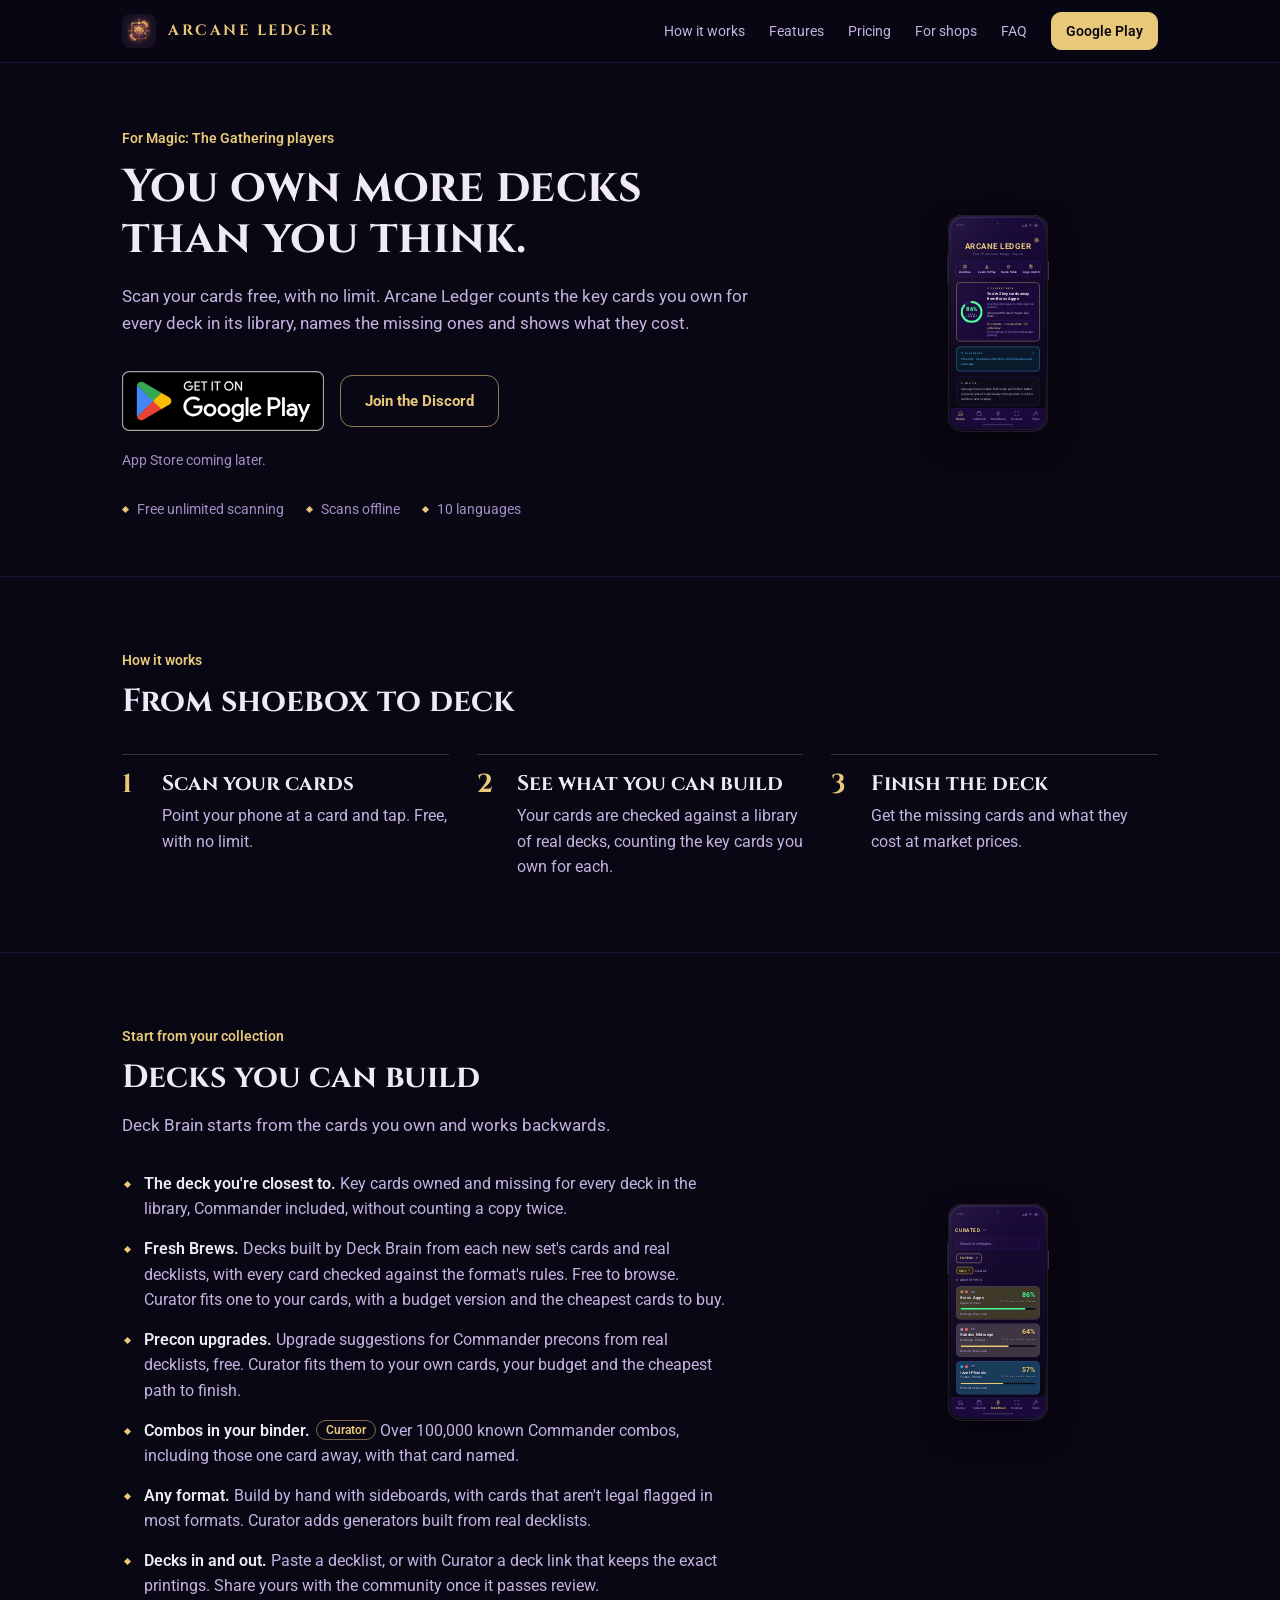
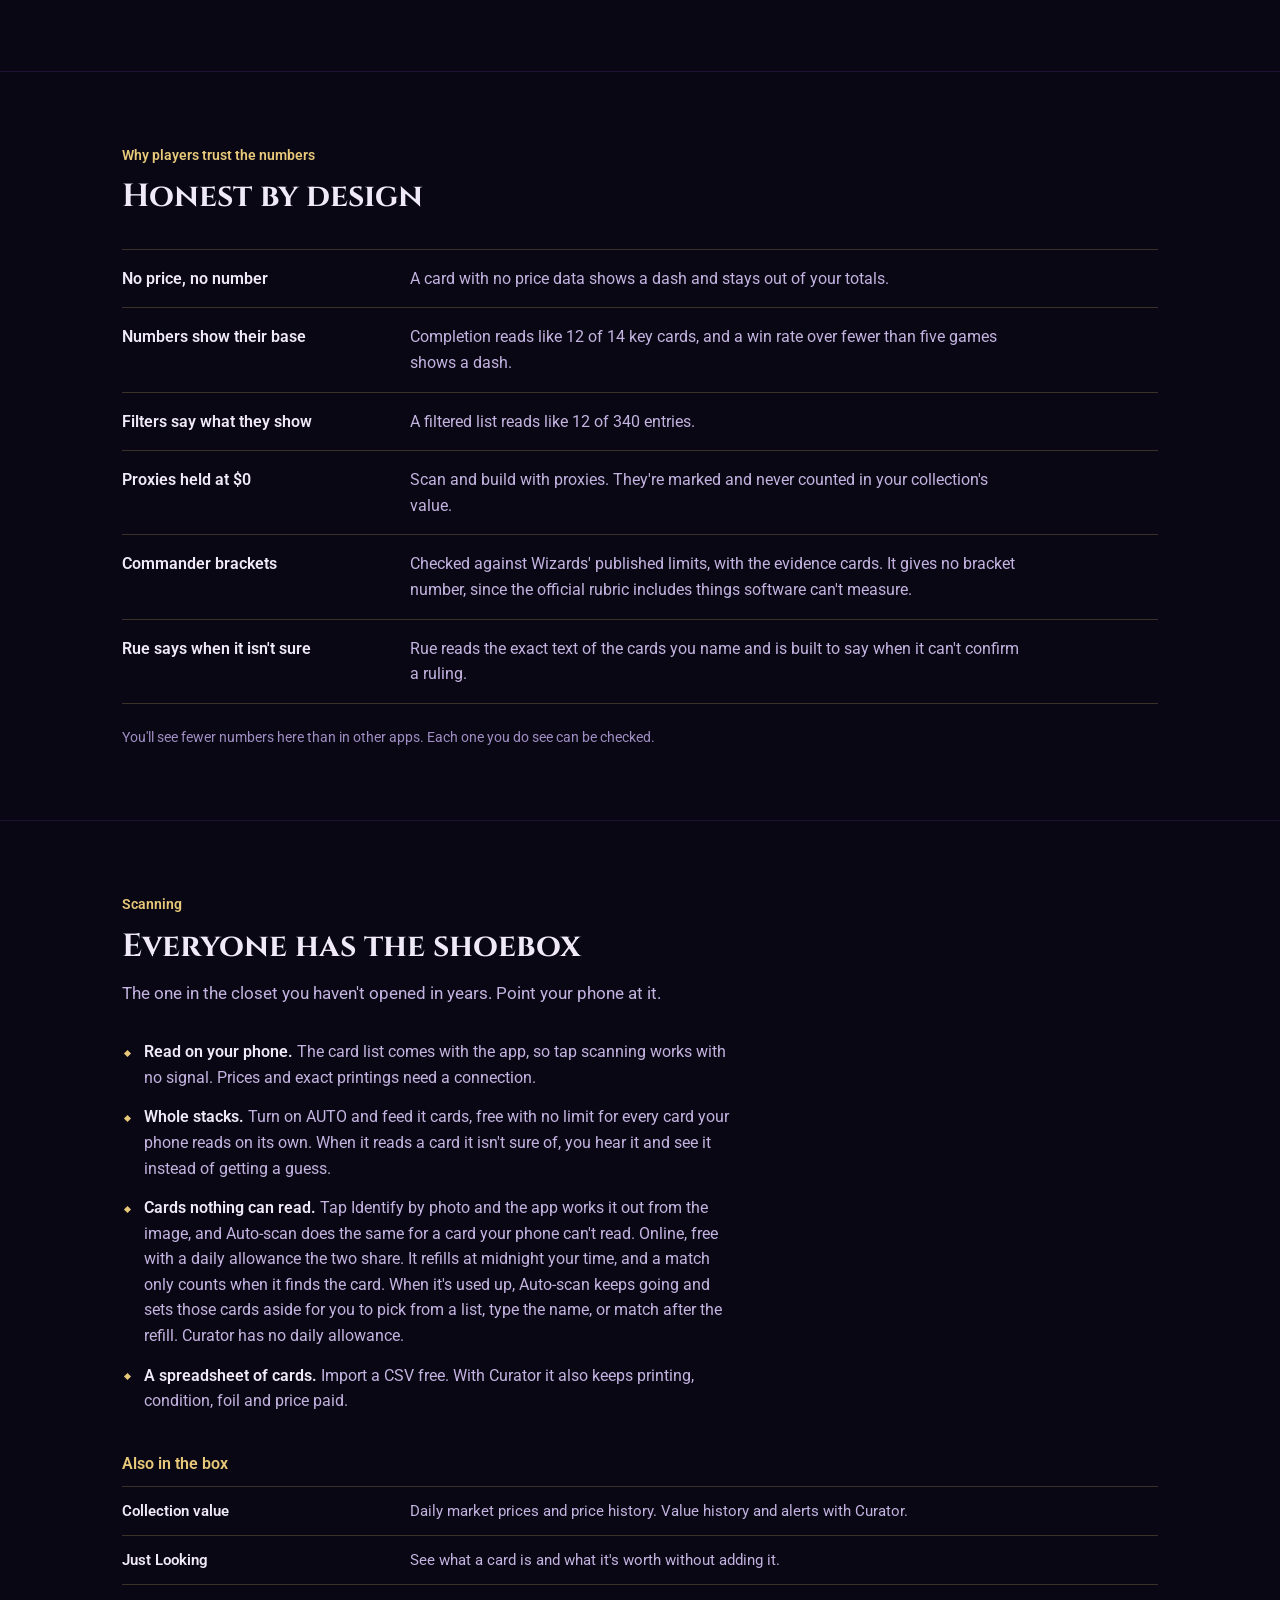
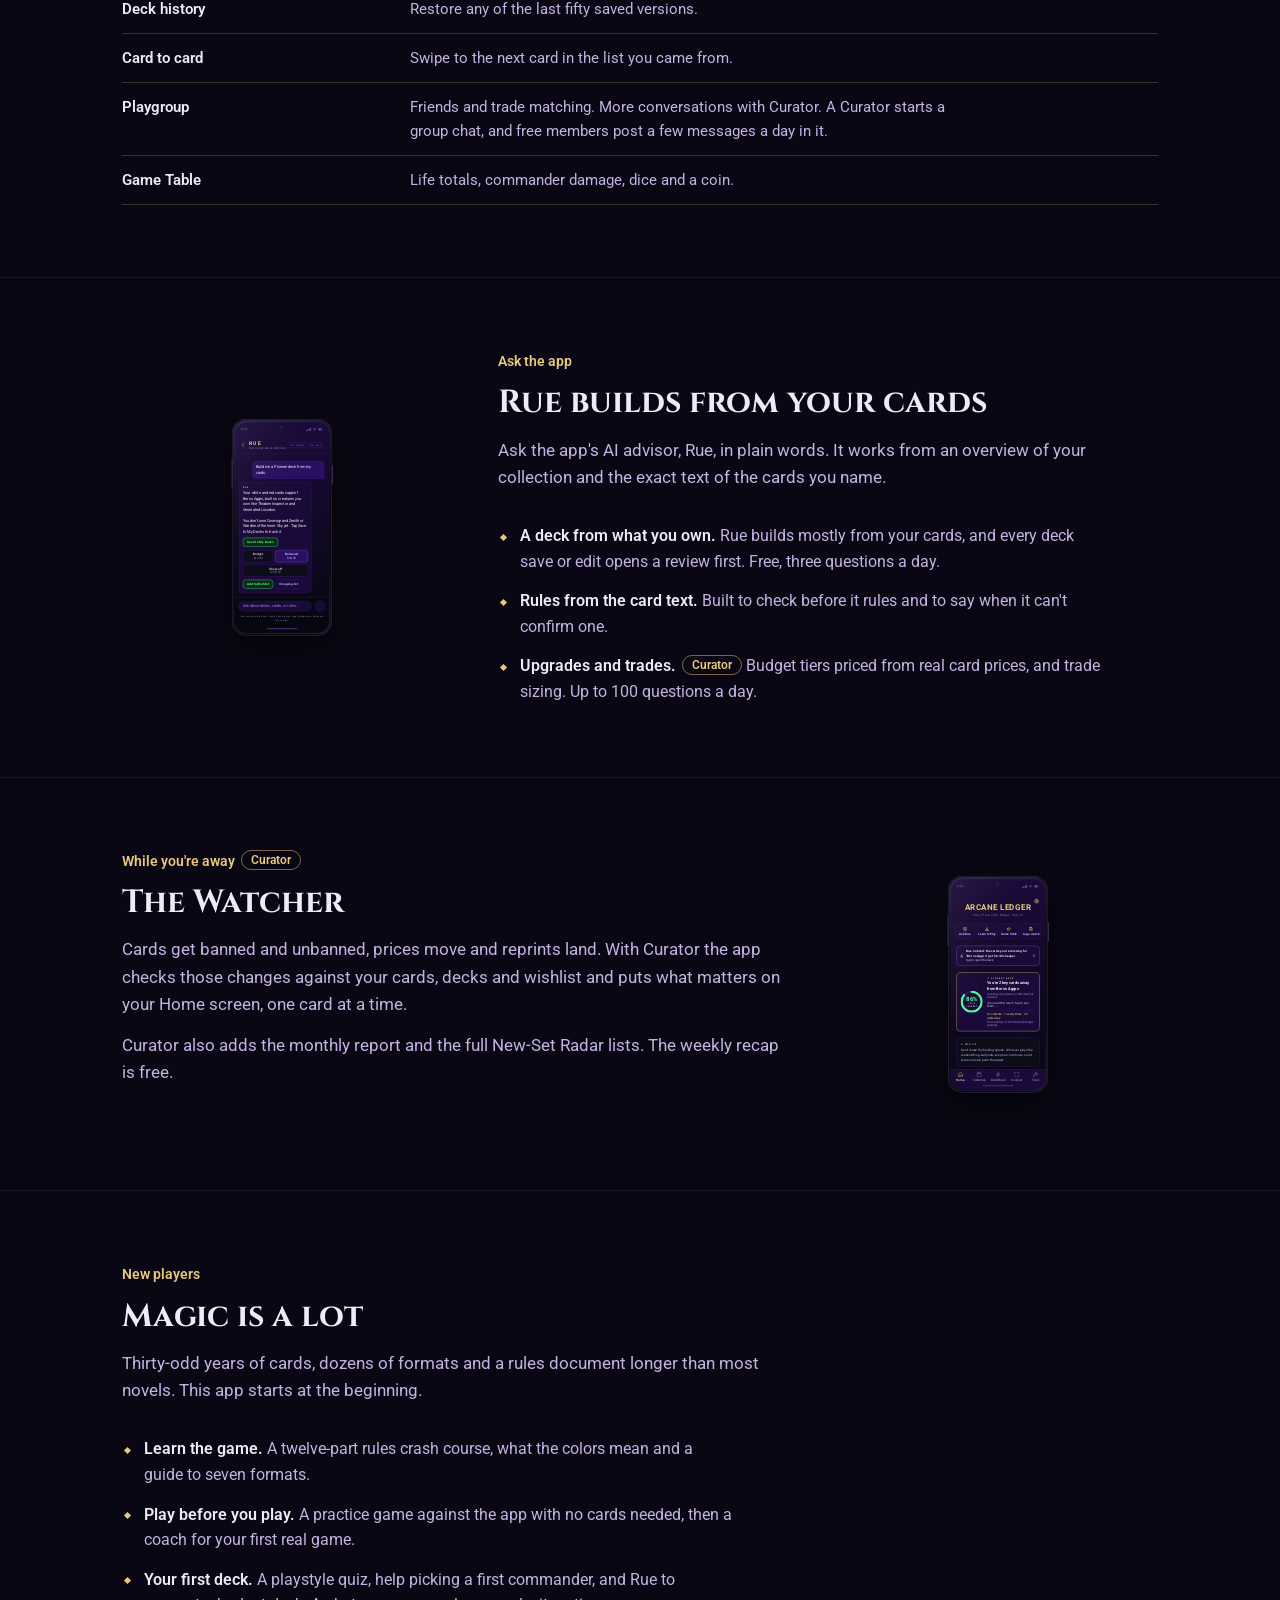
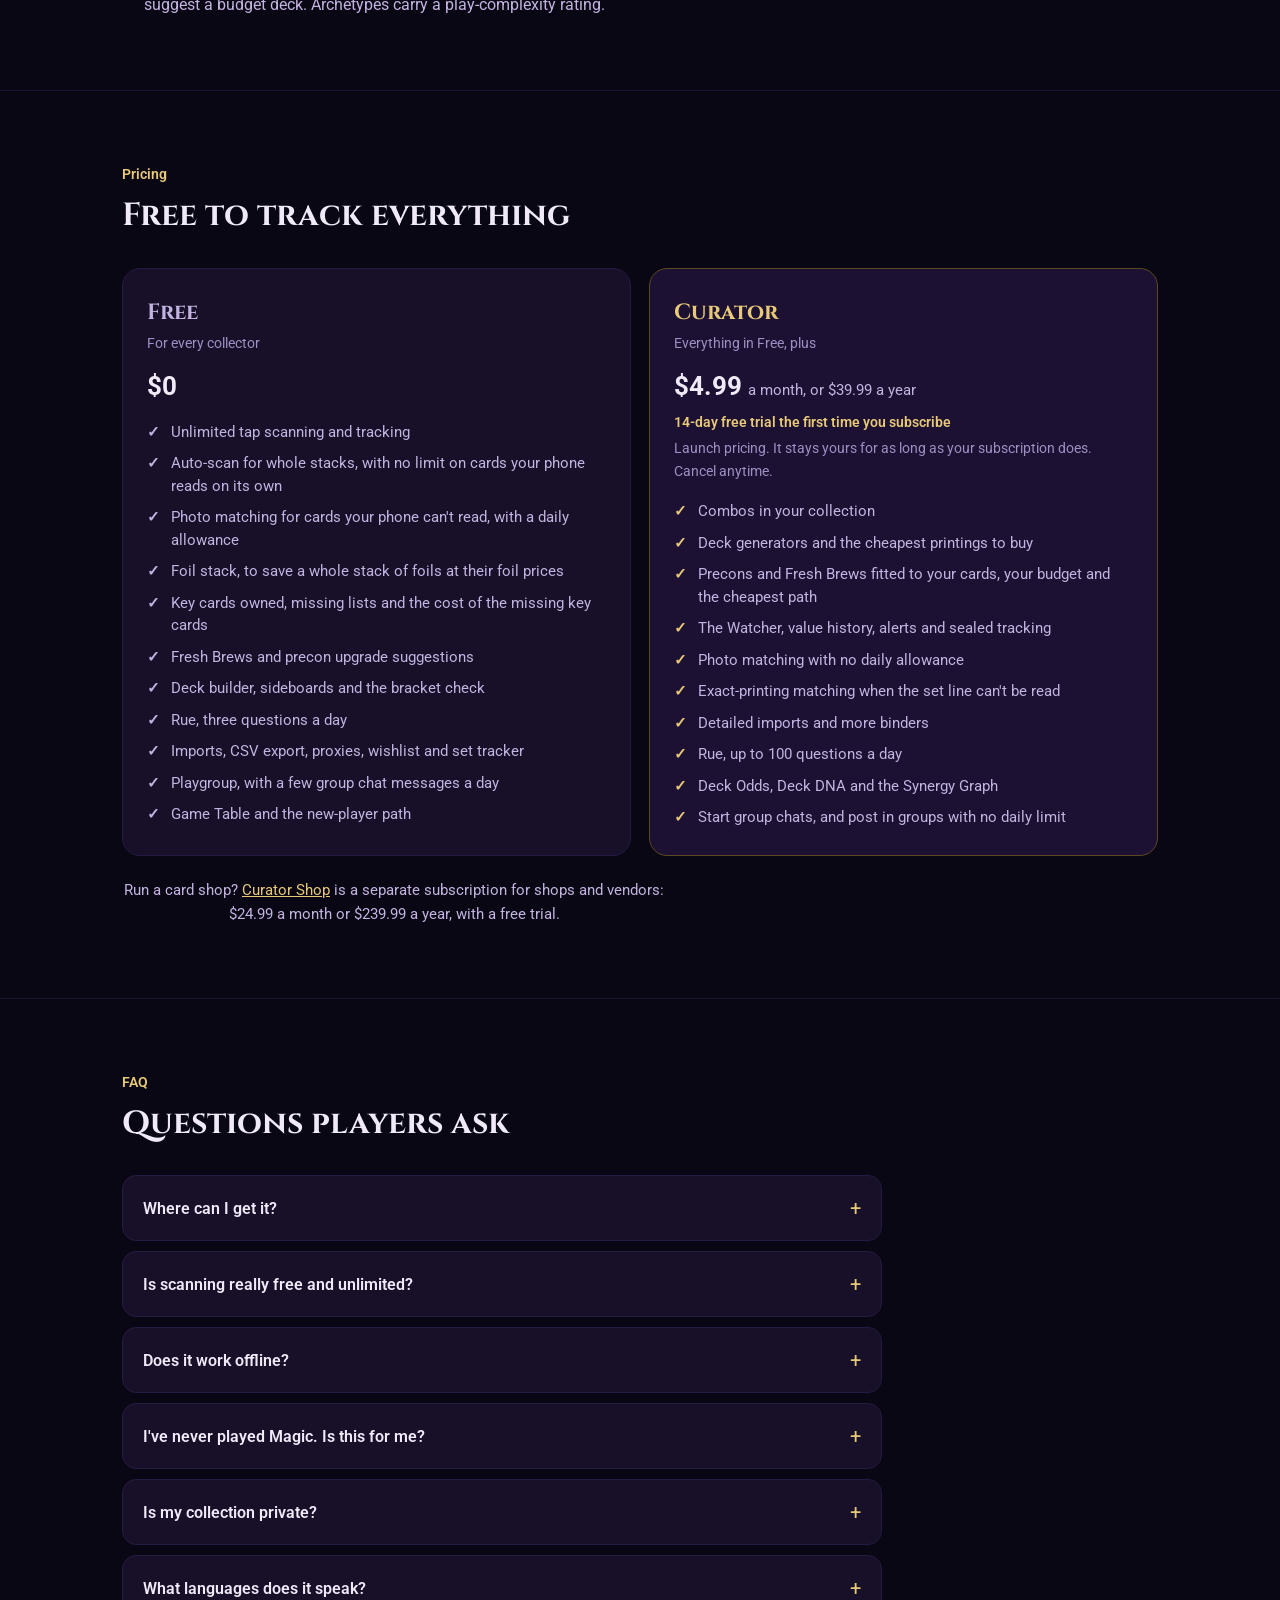
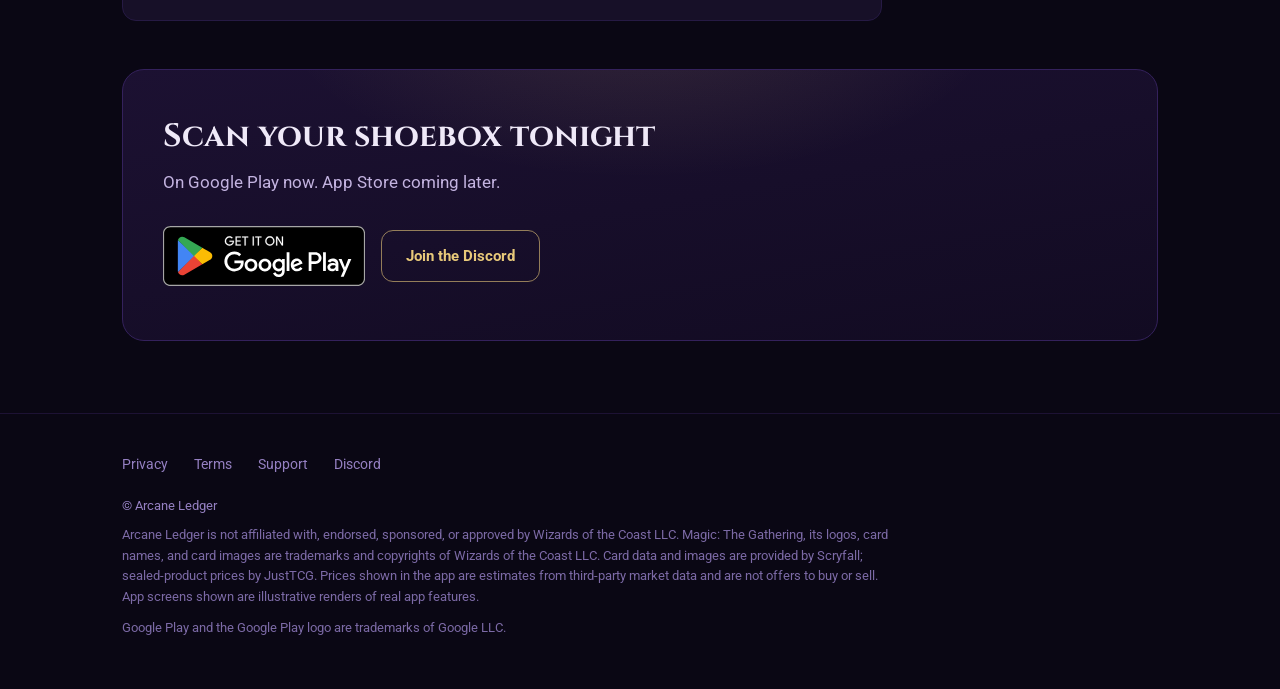
<file: index.html>
<!DOCTYPE html>
<!-- ⭐⭐ STORE STATE, ANDROID FIRST (2026-11-22, Chris: "Android goes live first"): Google Play only, the Curator Shop page live, and
     "App Store coming later" kept. /get/ sends an Android phone to Google Play and anything else to this page. The App Store version below
     is ONE commit for the day Apple releases 1.10.8 (docs/store/golive_1.10.8_checklist.md, the website step), described here as it will be:
     the App Store version is for the day Apple releases 1.10.8
     and the shop side opens to everyone. The App Store button sits
     beside Google Play's everywhere the site names a store (the header, the hero, the FAQ, the final panel, /add, /get, the shops page),
     /get/ios/ forwards to apps.apple.com/app/id6787223502, /get/ sends each phone to its own store, and "App Store coming later" is gone.
     The header shows both stores on a wide screen and one "Get the app" (/get/) on a phone, where two buttons do not fit one row at 360 px.
     ⚠ The App Store button is a CSS stand-in at the badge's size until Apple's official badge is downloaded into the site (style.css).
     The note below is the Google Play history, kept as it was.
     ⭐ STORE STATE. GOOGLE PLAY WENT LIVE 2026-10-21 (production, 1.10.4, build 33, US only), and the swap below was made that
     day, in one push: class="play-live", the meta description, the JSON-LD downloadUrl and the four pages' header buttons. The
     "coming to Google Play" blocks (class when-soon) were then deleted from this page, so the play-soon class has nothing left to
     show; the two CSS rules that switch on it are kept only so a when-live block can never show beside a when-soon one again.
     The App Store is still not public: /get/ios/ stays as it is ("App Store coming later"). What the swap was, for the record:
       1. <html class="play-soon"> becomes <html class="play-live">. On this page that alone switches every store block:
          Google Play becomes the gold primary button (hero, header, final panel), Discord becomes the outlined one, and
          "App Store coming later" shows as plain text.
       2. The meta description: "Coming to Google Play first." becomes "On Google Play now."
       3. The JSON-LD MobileApplication below gains "downloadUrl": "https://play.google.com/store/apps/details?id=com.arcaneledger.app".
       4. The header button on privacy.html, terms.html, support.html and 404.html is a plain Join the Discord link with
          no store state. Change each to <a class="cta cta-play" href="/get/android/">Google Play</a>; style.css already
          styles .cta-play.
       5. The 404 invite button: there is no invite page. The app links nothing under this domain (checked 2026-09-22),
          so 404.html carries only "Back to the home page" and needs no store change. If an invite page is ever built,
          its install button is /get/android.
     (2026-09-12: 1.7.0 was released in the Play Console and the public listing still 404'd, so the page said coming.)
     ⭐ EVERY STORE BUTTON GOES THROUGH A FORWARDER (2026-10-06): /get/android/ and /get/ios/ are small noindex pages that load
     the same Cloudflare beacon, so each tap counts as a page view there, then send the visitor on. Store URLs live in those two
     files only (the JSON-LD downloadUrl in step 3 stays the real Play URL, because it is data for search engines, not a button).
     The App Store listing (id 6787223502) is not public yet, so /get/ios/ forwards to the FAQ's "Where can I get it?" (#where).
     The day apps.apple.com/app/id6787223502 stops returning 404, point /get/ios/ at it. -->
<html lang="en" class="play-live">
<head>
  <meta charset="utf-8" />
  <meta name="viewport" content="width=device-width, initial-scale=1" />
  <meta name="theme-color" content="#0a0714" />
  <meta name="color-scheme" content="dark" />
  <title>Arcane Ledger | MTG collection scanner and deck builder</title>
  <meta name="description" content="Scan your Magic: The Gathering cards free and see which decks you already own most of the key cards for, which cards are missing, and what the missing key cards cost. On Google Play now." />
  <meta name='impact-site-verification' value='4af33969-2245-4cfe-b661-3696ed81eed3'>
  <link rel="canonical" href="https://arcaneledger.app/" />
  <link rel="icon" href="/favicon.ico" sizes="any" />
  <link rel="icon" type="image/png" sizes="48x48" href="/favicon-48.png" />
  <link rel="apple-touch-icon" href="/apple-touch-icon.png" />
  <meta property="og:type" content="website" />
  <meta property="og:site_name" content="Arcane Ledger" />
  <meta property="og:title" content="Arcane Ledger | MTG collection scanner and deck builder" />
  <meta property="og:description" content="Scan your Magic: The Gathering cards free. See which decks you already own most of the key cards for, which cards are missing, and what the missing key cards cost." />
  <meta property="og:url" content="https://arcaneledger.app/" />
  <meta property="og:image" content="https://arcaneledger.app/og-card-v2.jpg" />
  <meta property="og:image:width" content="1200" />
  <meta property="og:image:height" content="630" />
  <meta name="twitter:card" content="summary_large_image" />
  <meta name="twitter:image" content="https://arcaneledger.app/og-card-v2.jpg" />
  <link rel="preload" href="/fonts/cinzel-latin-700-normal.woff2" as="font" type="font/woff2" crossorigin />
  <link rel="preload" href="/fonts/cinzel-latin-600-normal.woff2" as="font" type="font/woff2" crossorigin />
  <link rel="preload" href="/fonts/roboto-latin-400-normal.woff2" as="font" type="font/woff2" crossorigin />
  <link rel="preload" href="/fonts/roboto-latin-600-normal.woff2" as="font" type="font/woff2" crossorigin />
  <link rel="preload" href="/fonts/roboto-latin-700-normal.woff2" as="font" type="font/woff2" crossorigin />
  <script type="application/ld+json">
  {
    "@context": "https://schema.org",
    "@graph": [
      {
        "@type": "WebSite",
        "@id": "https://arcaneledger.app/#website",
        "name": "Arcane Ledger",
        "alternateName": "Arcane Ledger MTG",
        "url": "https://arcaneledger.app/",
        "publisher": { "@id": "https://arcaneledger.app/#organization" }
      },
      {
        "@type": "Organization",
        "@id": "https://arcaneledger.app/#organization",
        "name": "Arcane Ledger",
        "url": "https://arcaneledger.app/",
        "logo": "https://arcaneledger.app/icon.png",
        "email": "support@arcaneledger.app"
      },
      {
        "@type": "MobileApplication",
        "@id": "https://arcaneledger.app/#app",
        "name": "Arcane Ledger",
        "operatingSystem": "Android",
        "applicationCategory": "UtilitiesApplication",
        "description": "A Magic: The Gathering collection scanner and deck builder that shows which decks you already own most of the key cards for.",
        "url": "https://arcaneledger.app/",
        "downloadUrl": "https://play.google.com/store/apps/details?id=com.arcaneledger.app",
        "image": "https://arcaneledger.app/icon.png",
        "publisher": { "@id": "https://arcaneledger.app/#organization" },
        "offers": { "@type": "Offer", "price": "0", "priceCurrency": "USD" }
      }
    ]
  }
  </script>
  <style>
    /* Cinzel, self-hosted (latin 600 and 700 from @fontsource/cinzel 5.3.0, SIL OFL 1.1, licence in /fonts/OFL.txt).
       swap, not optional: with optional a first-time visitor kept the fallback serif for the whole visit.
       KEEP IN SYNC with style.css. */
    @font-face {
      font-family: "Cinzel"; font-style: normal; font-weight: 600; font-display: swap;
      src: url("/fonts/cinzel-latin-600-normal.woff2") format("woff2");
      unicode-range: U+0000-00FF, U+0131, U+0152-0153, U+02BB-02BC, U+02C6, U+02DA, U+02DC, U+0304, U+0308, U+0329, U+2000-206F, U+20AC, U+2122, U+2191, U+2193, U+2212, U+2215, U+FEFF, U+FFFD;
    }
    @font-face {
      font-family: "Cinzel"; font-style: normal; font-weight: 700; font-display: swap;
      src: url("/fonts/cinzel-latin-700-normal.woff2") format("woff2");
      unicode-range: U+0000-00FF, U+0131, U+0152-0153, U+02BB-02BC, U+02C6, U+02DA, U+02DC, U+0304, U+0308, U+0329, U+2000-206F, U+20AC, U+2122, U+2191, U+2193, U+2212, U+2215, U+FEFF, U+FFFD;
    }
    /* Roboto, self-hosted the same way, for everything inside the drawn phones and nothing else (latin 400, 600 and 700
       from @fontsource/roboto 5.3.0, SIL OFL 1.1, licence in /fonts/OFL-Roboto.txt). It is the app's own font on
       Android, and one font everywhere means every device draws the screens exactly as they were measured. Only this
       page has phones, so style.css does not need it. */
    @font-face {
      font-family: "Roboto"; font-style: normal; font-weight: 400; font-display: swap;
      src: url("/fonts/roboto-latin-400-normal.woff2") format("woff2");
      unicode-range: U+0000-00FF, U+0131, U+0152-0153, U+02BB-02BC, U+02C6, U+02DA, U+02DC, U+0304, U+0308, U+0329, U+2000-206F, U+20AC, U+2122, U+2191, U+2193, U+2212, U+2215, U+FEFF, U+FFFD;
    }
    @font-face {
      font-family: "Roboto"; font-style: normal; font-weight: 600; font-display: swap;
      src: url("/fonts/roboto-latin-600-normal.woff2") format("woff2");
      unicode-range: U+0000-00FF, U+0131, U+0152-0153, U+02BB-02BC, U+02C6, U+02DA, U+02DC, U+0304, U+0308, U+0329, U+2000-206F, U+20AC, U+2122, U+2191, U+2193, U+2212, U+2215, U+FEFF, U+FFFD;
    }
    @font-face {
      font-family: "Roboto"; font-style: normal; font-weight: 700; font-display: swap;
      src: url("/fonts/roboto-latin-700-normal.woff2") format("woff2");
      unicode-range: U+0000-00FF, U+0131, U+0152-0153, U+02BB-02BC, U+02C6, U+02DA, U+02DC, U+0304, U+0308, U+0329, U+2000-206F, U+20AC, U+2122, U+2191, U+2193, U+2212, U+2215, U+FEFF, U+FFFD;
    }
    /* KEEP IN SYNC with the :root in style.css. */
    :root {
      --bg: #0a0714;
      --panel: #171028;
      --panel2: #1c1132;
      --border: #34215c;
      --border-soft: #261a44;
      --gold: #e8c97a;
      --gold-deep: #c9a84c;
      --hair: rgba(232, 201, 122, 0.22);
      --purple: #8b4fd8;
      --text: #efe9f8;
      --soft: #c3b3e0;
      --dim: #a08fc4;
      --red: #ff7a5c;
      --foot-link: #9580c2;
      --legal: #7c6aa6;
      --disp: "Cinzel", Georgia, serif;
      --body: -apple-system, BlinkMacSystemFont, "Segoe UI", Roboto, Helvetica, Arial, sans-serif;
    }
    * { margin: 0; padding: 0; box-sizing: border-box; }
    html { scroll-behavior: smooth; background: var(--bg); }
    body { background: var(--bg); color: var(--text); font-family: var(--body); font-size: 16px; line-height: 1.6; overflow-x: hidden; }
    /* The two background blobs, fixed so they repaint correctly on mobile (background-attachment: fixed flashed white). */
    body::before {
      content: ""; position: fixed; inset: 0; z-index: -2; pointer-events: none;
      background:
        radial-gradient(900px 520px at 78% -80px, rgba(139, 79, 216, 0.10), transparent 60%),
        radial-gradient(700px 420px at 12% 8%, rgba(232, 201, 122, 0.10), transparent 55%),
        var(--bg);
    }
    .wrap { max-width: 1080px; margin: 0 auto; padding: 0 22px; }
    a { color: var(--gold); }
    h1, h2, h3, .brand, .price-name { font-family: var(--disp); }
    h1, h2, h3 { text-wrap: balance; color: var(--text); font-weight: 700; }
    h1 { font-size: 46px; line-height: 1.12; }
    h2 { font-size: 32px; line-height: 1.2; }
    h3 { font-size: 26px; line-height: 1.25; }
    p { max-width: 68ch; }
    b, strong { color: var(--text); font-weight: 600; }
    section { position: relative; }
    /* The only label style above a heading: gold, sentence case, no letter-spacing. */
    .eyebrow { display: block; color: var(--gold); font-size: 14px; font-weight: 600; margin-bottom: 12px; }

    /* ── Header (KEEP IN SYNC with style.css) ────────────────
       Rules on .nav and .hero set TOP and BOTTOM padding only. A shorthand there overrode .wrap's side padding
       (same specificity, later in the file) and put the header and hero against the screen edge on phones. */
    header.site {
      position: sticky; top: 0; z-index: 50;
      background: rgba(10, 7, 20, 0.82); backdrop-filter: blur(12px); -webkit-backdrop-filter: blur(12px);
      border-bottom: 1px solid rgba(52, 33, 92, 0.55);
    }
    .nav { display: flex; align-items: center; gap: 12px; padding-top: 12px; padding-bottom: 12px; }
    .nav .home { display: flex; align-items: center; gap: 12px; text-decoration: none; min-width: 0; }
    .nav img { width: 34px; height: 34px; border-radius: 8px; flex-shrink: 0; }
    .nav .brand { color: var(--gold); font-family: var(--disp); font-weight: 700; letter-spacing: 2.5px; font-size: 15px; white-space: nowrap; }
    .nav .links { margin-left: auto; display: flex; gap: 24px; align-items: center; }
    .nav .links a { color: var(--soft); text-decoration: none; font-size: 14px; }
    .nav .links a:hover { color: var(--gold); }
    .nav .links a.cta {
      color: var(--gold); background: transparent; border: 1px solid rgba(232, 201, 122, 0.6);
      border-radius: 10px; padding: 7px 14px; font-size: 14px; font-weight: 600; white-space: nowrap;
    }
    .nav .links a.cta:hover { border-color: var(--gold); }
    .nav .links a.cta-play { color: #0a0714; background: var(--gold); border-color: var(--gold); }
    @media (max-width: 720px) { .nav .links a:not(.cta) { display: none; } }
    /* The App Store button beside Google Play's badge (hero, final panel, /add, /get, the shops page). ⚠ A STAND-IN, drawn in CSS at the badge's
       size: Apple's official "Download on the App Store" badge (Apple's marketing tools, an SVG) replaces it once Chris says it may be downloaded
       into the site, as google-play-badge.svg was from Google. */
    .store-badge {
      display: inline-flex; flex-direction: column; justify-content: center; box-sizing: border-box; height: 60px; min-width: 180px;
      padding: 0 18px; margin: 6px 0; border: 1px solid #a6a6a6; border-radius: 10px; background: #000; color: #fff; text-decoration: none;
      font-family: -apple-system, "Helvetica Neue", Arial, sans-serif; line-height: 1.1;
    }
    .store-badge small { font-size: 11px; font-weight: 500; }
    .store-badge span { font-size: 22px; font-weight: 600; letter-spacing: -0.3px; }

    /* ── Buttons: sentence case, 15px, 700, no letter-spacing. Primary gold fill, secondary gold outline. ── */
    .btn {
      display: inline-flex; align-items: center; justify-content: center; text-decoration: none;
      font-size: 15px; font-weight: 700; border-radius: 12px; padding: 13px 24px; border: 1px solid var(--gold);
    }
    .btn-gold { background: var(--gold); color: #0a0714; }
    .btn-gold:hover { background: #f1d995; }
    .btn-line { background: transparent; color: var(--gold); border-color: rgba(232, 201, 122, 0.6); }
    .btn-line:hover { border-color: var(--gold); }
    .ctas { display: flex; gap: 12px 16px; flex-wrap: wrap; align-items: center; }
    .ctas .reason { color: var(--dim); font-size: 14px; }
    /* Google's official badge, used unaltered (google-play-badge.svg, from Google's Partner Marketing Hub, 2026-10-22). 60 px tall
       reads clearly on a phone and on a desktop; the padding keeps clear space round it beside the row's gap. */
    .play-badge { display: inline-block; line-height: 0; padding: 6px 0; }
    .play-badge img { display: block; height: 60px; width: auto; }
    .status { color: var(--dim); font-size: 14px; margin-top: 12px; }
    .shops-note { color: var(--soft); font-size: 15px; text-align: center; margin-top: 22px; }

    /* ── Tier tag: an outlined pill ── */
    .pill {
      display: inline-block; white-space: nowrap; vertical-align: 2px; margin-left: 6px;
      font-family: var(--body); font-size: 12px; font-weight: 600; line-height: 1.5; color: var(--gold);
      border: 1px solid rgba(232, 201, 122, 0.5); border-radius: 999px; padding: 0 9px;
    }

    /* ── One bullet marker: a 5px gold diamond ── */
    ul.dia { list-style: none; display: grid; gap: 14px; }
    ul.dia li { position: relative; padding-left: 22px; color: var(--soft); max-width: 68ch; }
    ul.dia li::before {
      content: ""; position: absolute; left: 3px; top: 0.72em; width: 5px; height: 5px;
      background: var(--gold); transform: rotate(45deg);
    }

    /* ── Hero ────────────────────────────────────────────── */
    .hero { padding-top: 64px; padding-bottom: 56px; }
    .hero-grid { display: grid; grid-template-columns: 1fr 320px; gap: 56px; align-items: center; }
    .hero h1 { margin-bottom: 18px; }
    .hero .lead { color: var(--soft); font-size: 17px; }
    .hero .ctas { margin-top: 28px; }
    .proof { display: flex; flex-wrap: wrap; gap: 8px 22px; margin-top: 26px; list-style: none; }
    .proof li { position: relative; padding-left: 15px; color: var(--dim); font-size: 14px; }
    .proof li::before {
      content: ""; position: absolute; left: 1px; top: 0.66em; width: 5px; height: 5px;
      background: var(--gold); transform: rotate(45deg);
    }

    /* ── Drawn phones (illustrative renders of real app screens) ──────────────────────────────────
       THE BODY is the real phone from before the redesign (824ae514), with its metal edge, both side keys, punch-hole
       camera, status bar, gesture bar and glass sheen. Its purple halo stays off, because this page keeps its glows for
       the background and the final panel.
       ONE SIZE. Every phone is the same fixed 300 x 650 box (19.5 to 9), and the screen never grows with what is on
       it. A screen shows only the cards that fit whole. .app wraps a card that would not fit into a second column,
       out of sight, so the lowest card leaves rather than getting cut, and the space left over is shared between the
       gaps rather than pooling at the bottom.
       THE SCREEN is the app as it draws itself on a 360dp-wide phone, at --u = 282/360 px per dp, from its own
       styles, strings, order and default (Arcane) theme. Home comes from app/(tabs)/index.tsx, Deck Brain's CURATED tab
       from app/(tabs)/deckbrain.js, Rue from app/ruleschat.tsx and the tab bar from app/(tabs)/_layout.tsx. Where the
       app scales a size with the screen (font(), space() and ui() in src/scale.js), the number here is its 360dp one.
       Everything inside is set in the self-hosted Roboto. If it cannot load, the stand-in is Arial, measured to keep
       every card whole and Rue's question on screen; Liberation Sans and Arimo have Arial's widths by design, Arial was
       drawn to Helvetica's, and on Android the system sans is Roboto itself (those four are not installed here, so
       they were not measured).
       NARROW SCREENS. Where the column is narrower than 300px, the whole phone scales down like a picture. It is a
       transform, so nothing inside reflows or gets cut, and all four stay identical. --s is min(1, column width /
       300px), written with tan(atan2()) because CSS cannot divide one length by another; .phone-fit holds the scaled
       size in the page. */
    .art { container-type: inline-size; }
    .phone-fit {
      --s: min(1, tan(atan2(100cqw, 300px)));
      width: calc(300px * var(--s)); height: calc(650px * var(--s)); margin: 0 auto;
    }
    .phone {
      position: relative; width: 300px; height: 650px; margin: 0 auto; border-radius: 44px; padding: 9px;
      transform: scale(var(--s)); transform-origin: 0 0;
      background: linear-gradient(160deg, #3a2d5c 0%, #16101f 30%, #0d0916 70%, #241a3e 100%);
      box-shadow: inset 0 0 0 1.5px rgba(190, 170, 235, 0.28), inset 0 0 0 4px #060409, 0 34px 80px rgba(0, 0, 0, 0.6);
    }
    /* Side keys on the metal frame, the power key on the right and the volume rocker on the left. */
    .phone::before {
      content: ""; position: absolute; right: -2.5px; top: 138px; width: 3px; height: 58px;
      border-radius: 2px; background: linear-gradient(90deg, #4a3a72, #221838);
    }
    .phone::after {
      content: ""; position: absolute; left: -2.5px; top: 118px; width: 3px; height: 92px;
      border-radius: 2px; background: linear-gradient(90deg, #221838, #4a3a72);
    }
    .phone .screen {
      --u: 0.78333px;
      position: relative; height: 100%; border-radius: 36px; overflow: hidden; padding-top: 12px;
      display: flex; flex-direction: column;
      background: linear-gradient(180deg, #1a0a3a, #07070f);
      font-family: Roboto, Arial, "Liberation Sans", Arimo, Helvetica, sans-serif; font-size: calc(14 * var(--u)); line-height: 1.2; color: #e8e0f0;
    }
    /* Soft glass sheen across the panel. */
    .phone .screen::after {
      content: ""; position: absolute; inset: 0; z-index: 3; pointer-events: none; border-radius: 36px;
      background: linear-gradient(112deg, rgba(255, 255, 255, 0.055) 0%, rgba(255, 255, 255, 0.015) 26%, transparent 42%);
    }
    /* Punch-hole selfie camera. */
    .phone .cam {
      position: absolute; z-index: 2; top: 12px; left: 50%; transform: translateX(-50%);
      width: 11px; height: 11px; border-radius: 50%;
      background: radial-gradient(circle at 35% 35%, #2a3444 0%, #05070c 55%);
      box-shadow: inset 0 0 2px rgba(120, 160, 255, 0.35);
    }
    .phone .statusbar { flex-shrink: 0; display: flex; justify-content: space-between; align-items: center; color: #6b5896; font-size: 10px; font-weight: 600; letter-spacing: 0.4px; line-height: 1.6; margin: 2px 17px 14px; }
    .phone .statusbar svg { display: block; width: 52px; height: 12px; }
    /* The gesture bar, drawn over whatever sits at the bottom of the screen, as on a real phone. */
    .phone .gbar { position: absolute; z-index: 2; left: 50%; bottom: 10px; width: 92px; height: 4px; margin-left: -46px; border-radius: 2px; background: #3a2b5e; }
    .ph-sprite { position: absolute; width: 0; height: 0; overflow: hidden; }
    .phone svg.i { display: block; flex-shrink: 0; fill: none; stroke: currentColor; stroke-width: 2; stroke-linecap: round; stroke-linejoin: round; }
    /* The app area, a column that wraps a card which will not fit into a second column, out of sight. */
    .phone .app {
      flex: 1 1 0; min-height: 0; overflow: hidden;
      display: flex; flex-flow: column wrap; justify-content: space-between; align-content: flex-start;
    }
    .phone .app > * { flex-shrink: 0; width: 100%; }
    .ph-card { border: calc(1 * var(--u)) solid #3a1a6e; margin: 0 calc(20 * var(--u)) calc(10 * var(--u)); }
    .phone .app > .ph-card { width: calc(100% - 40 * var(--u)); }
    .ph-lbl { display: flex; align-items: center; gap: calc(6 * var(--u)); font-size: calc(9 * var(--u)); font-weight: 700; letter-spacing: calc(2 * var(--u)); line-height: 1.3; }
    .ph-lbl svg.i { width: calc(9 * var(--u)); height: calc(9 * var(--u)); }
    .ph-lbl .ph-x { margin-left: auto; width: calc(14 * var(--u)); height: calc(14 * var(--u)); color: #4a3a6a; }

    /* Home. The header, the quick actions, then the cards in the app's order. */
    .ph-head { position: relative; text-align: center; padding: calc(24.5 * var(--u)) calc(20 * var(--u)) calc(6 * var(--u)); }
    .ph-head .ph-gear { position: absolute; top: calc(18 * var(--u)); right: calc(22 * var(--u)); width: calc(22 * var(--u)); height: calc(22 * var(--u)); color: #e8c97a; }
    .ph-logo { color: #e8c97a; font-size: calc(30 * var(--u)); font-weight: 700; letter-spacing: calc(2 * var(--u)); margin: calc(10 * var(--u)) 0 calc(6 * var(--u)); }
    .ph-tag { color: #9078c0; font-size: calc(11.5 * var(--u)); letter-spacing: calc(2 * var(--u)); line-height: 1.3; }
    .ph-quick { display: flex; gap: calc(8 * var(--u)); padding: 0 calc(16 * var(--u)); margin: calc(2 * var(--u)) 0 calc(10 * var(--u)); }
    .ph-quick i {
      flex: 1; min-width: 0; display: flex; flex-direction: column; align-items: center; gap: calc(5.5 * var(--u));
      padding: calc(10.5 * var(--u)) calc(2 * var(--u)); font-style: normal; text-align: center;
      background: #1a0a3a; border: calc(1 * var(--u)) solid #3a1a6e; border-radius: calc(10.5 * var(--u));
      color: #c8b8e8; font-size: calc(11 * var(--u)); font-weight: 700;
    }
    .ph-quick svg.i { width: calc(17.5 * var(--u)); height: calc(17.5 * var(--u)); color: #e8c97a; }
    .ph-closest { display: flex; align-items: center; gap: calc(16 * var(--u)); padding: calc(16 * var(--u)); background: #1a0a3a; border-color: #e8c97a; border-radius: calc(16 * var(--u)); }
    .ph-ring { position: relative; flex-shrink: 0; width: calc(84 * var(--u)); height: calc(84 * var(--u)); }
    .ph-ring svg { display: block; width: 100%; height: 100%; }
    .ph-ring div { position: absolute; inset: 0; display: flex; flex-direction: column; align-items: center; justify-content: center; }
    .ph-ring b { color: #e8c97a; font-size: calc(22 * var(--u)); font-weight: 700; }
    .ph-ring span { color: #c8b8e8; font-size: calc(8 * var(--u)); font-weight: 700; letter-spacing: calc(1.5 * var(--u)); line-height: 1.3; margin-top: calc(-2 * var(--u)); }
    /* At 80% or more the app draws the ring, the percentage and the bar in its success green (ringColor in
       app/(tabs)/index.tsx, pctColor in app/(tabs)/deckbrain.js); from 50% they are gold. */
    .ph-ring.over80 b, .ph-dright.over80 b { color: #4dff9a; }
    .ph-bar.over80 i { background: #4dff9a; }
    .ph-info { flex: 1; min-width: 0; }
    .ph-info .ph-lbl { margin-bottom: calc(4 * var(--u)); color: #e8c97a; }
    .ph-title { font-size: calc(15 * var(--u)); font-weight: 700; line-height: calc(20 * var(--u)); margin-bottom: calc(4 * var(--u)); }
    .ph-scope { color: #9078c0; font-size: calc(10 * var(--u)); line-height: calc(13 * var(--u)); margin: calc(4 * var(--u)) 0 calc(6 * var(--u)); }
    .ph-cta { color: #c8b8e8; font-size: calc(12 * var(--u)); }
    .ph-foot { margin-top: calc(8 * var(--u)); padding-top: calc(7 * var(--u)); border-top: calc(1 * var(--u)) solid #3a1a6e; }
    .ph-foot .ph-cta { color: #e8c97a; }
    .ph-foot div + div { color: #9078c0; font-size: calc(10 * var(--u)); margin-top: calc(2 * var(--u)); }
    .ph-watch { display: flex; align-items: center; gap: calc(10 * var(--u)); padding: calc(12 * var(--u)); background: #1a0a3a; border-color: #8b4fd8; border-radius: calc(14 * var(--u)); }
    .ph-watch > svg.i { width: calc(16 * var(--u)); height: calc(16 * var(--u)); color: #e8c97a; }
    .ph-watch > div { flex: 1; min-width: 0; }
    .ph-watch b { display: block; font-size: calc(13 * var(--u)); font-weight: 700; line-height: 1.3; }
    .ph-watch span { display: block; color: #c8b8e8; font-size: calc(11 * var(--u)); line-height: calc(15 * var(--u)); margin-top: calc(2 * var(--u)); }
    .ph-watch .ph-x { width: calc(14 * var(--u)); height: calc(14 * var(--u)); color: #4a3a6a; }
    .ph-group { padding: calc(16 * var(--u)); background: #0a1a2a; border-color: #4ab4ff; border-radius: calc(14 * var(--u)); color: #4ab4ff; }
    .ph-group .ph-lbl .ph-chev { margin-left: auto; width: calc(16 * var(--u)); height: calc(16 * var(--u)); }
    .ph-group .ph-body { font-size: calc(13 * var(--u)); line-height: calc(19 * var(--u)); margin-top: calc(6 * var(--u)); }
    .ph-tip { padding: calc(16 * var(--u)); background: #0d0d1a; border-radius: calc(14 * var(--u)); color: #c8b8e8; }
    .ph-tip .ph-lbl { margin-bottom: calc(8 * var(--u)); }
    .ph-tip .ph-lbl > svg.i:first-child { color: #e8c97a; }
    .ph-tip .ph-body { font-size: calc(13 * var(--u)); line-height: calc(19 * var(--u)); }
    .ph-tabs {
      flex-shrink: 0; display: flex; box-sizing: border-box; min-height: calc(76.5 * var(--u));
      padding: calc(7 * var(--u)) 0 calc(29.5 * var(--u)); background: #1a0a3a; border-top: calc(1 * var(--u)) solid #3a1a6e;
    }
    .ph-tabs i { flex: 1; display: flex; flex-direction: column; align-items: center; gap: calc(3 * var(--u)); font-style: normal; color: #9078c0; font-size: calc(11 * var(--u)); font-weight: 600; white-space: nowrap; }
    .ph-tabs i.on { color: #e8c97a; }
    .ph-tabs svg.i { width: calc(24 * var(--u)); height: calc(24 * var(--u)); stroke-width: 1.6; }

    /* Deck Brain, the CURATED tab sorted by % of key cards, with the 50%+ filter on. */
    .ph-dbtitle { padding: calc(14 * var(--u)) calc(16 * var(--u)) 0; margin-bottom: calc(8 * var(--u)); }
    .ph-dbtitle span { display: inline-flex; align-items: center; gap: calc(8 * var(--u)); padding: calc(6 * var(--u)) calc(4 * var(--u)) calc(6 * var(--u)) 0; color: #e8c97a; font-size: calc(20 * var(--u)); font-weight: 700; letter-spacing: calc(1 * var(--u)); }
    .ph-dbtitle svg.i { width: calc(16 * var(--u)); height: calc(16 * var(--u)); }
    .ph-dbrow { padding: 0 calc(20 * var(--u)); }
    .ph-search { padding: calc(12 * var(--u)); margin-bottom: calc(12 * var(--u)); background: #1a0a3a; border: calc(1 * var(--u)) solid #3a1a6e; border-radius: calc(12 * var(--u)); color: #9078c0; font-size: calc(14 * var(--u)); }
    .ph-filters { margin-bottom: calc(10 * var(--u)); }
    .ph-filters span { display: inline-block; padding: calc(10 * var(--u)) calc(14 * var(--u)); background: #1a0a3a; border: calc(1 * var(--u)) solid #3a1a6e; border-radius: calc(10 * var(--u)); color: #c8b8e8; font-size: calc(11 * var(--u)); font-weight: 700; letter-spacing: calc(1 * var(--u)); }
    .ph-filters span.on { border-color: #e8c97a; color: #e8c97a; }
    .ph-active { display: flex; flex-wrap: wrap; align-items: center; gap: calc(8 * var(--u)); margin-bottom: calc(10 * var(--u)); }
    .ph-active span { display: inline-flex; align-items: center; gap: calc(4 * var(--u)); padding: calc(5 * var(--u)) calc(10 * var(--u)); background: #2a1f0a; border: calc(1 * var(--u)) solid #e8c97a; border-radius: calc(8 * var(--u)); color: #e8c97a; font-size: calc(12 * var(--u)); font-weight: 700; }
    .ph-active svg.i { width: calc(11 * var(--u)); height: calc(11 * var(--u)); }
    .ph-active em { padding: calc(5 * var(--u)) 0; font-style: normal; color: #c8b8e8; font-size: calc(12 * var(--u)); }
    .ph-count { margin: calc(4 * var(--u)) 0 calc(12 * var(--u)); color: #c8b8e8; font-size: calc(10 * var(--u)); letter-spacing: calc(2 * var(--u)); }
    .ph-deck {
      position: relative; overflow: hidden; display: flex; flex-direction: column; justify-content: center;
      min-height: calc(116 * var(--u)); padding: calc(14 * var(--u)); margin: 0 calc(20 * var(--u)) calc(12 * var(--u));
      border: calc(1 * var(--u)) solid #3a1a6e; border-radius: calc(16 * var(--u));
      text-shadow: 0 calc(1 * var(--u)) calc(3.5 * var(--u)) rgba(0, 0, 0, 0.6);
    }
    .phone .app > .ph-deck { width: calc(100% - 40 * var(--u)); }
    .ph-deck::before { content: ""; position: absolute; inset: 0; background: rgba(0, 0, 0, 0.6); }
    .ph-deck > * { position: relative; }
    .ph-dtop { display: flex; justify-content: space-between; align-items: flex-start; margin-bottom: calc(10 * var(--u)); }
    .ph-dleft { flex: 1; min-width: 0; }
    .ph-dots { display: flex; align-items: center; gap: calc(6 * var(--u)); margin-bottom: calc(6 * var(--u)); }
    .ph-dots i { width: calc(12 * var(--u)); height: calc(12 * var(--u)); border-radius: 50%; }
    .ph-dots span { margin-left: calc(4 * var(--u)); color: #9078c0; font-size: calc(10 * var(--u)); font-weight: 700; letter-spacing: calc(1 * var(--u)); }
    .ph-dname { font-size: calc(16 * var(--u)); font-weight: 700; margin-bottom: calc(2 * var(--u)); white-space: nowrap; overflow: hidden; text-overflow: ellipsis; }
    .ph-dsub { color: #c8b8e8; font-size: calc(12 * var(--u)); margin-bottom: calc(4 * var(--u)); }
    .ph-dright { flex-shrink: 0; text-align: right; }
    .ph-dright b { display: block; color: #e8c97a; font-size: calc(28 * var(--u)); font-weight: 700; }
    .ph-dright span { color: #c8b8e8; font-size: calc(9 * var(--u)); letter-spacing: calc(2 * var(--u)); }
    .ph-bar { height: calc(6 * var(--u)); background: #0d0d1a; border-radius: calc(3 * var(--u)); overflow: hidden; }
    .ph-bar i { display: block; height: 100%; background: #e8c97a; border-radius: calc(3 * var(--u)); }
    .ph-dfoot { margin-top: calc(8 * var(--u)); color: #c8b8e8; font-size: calc(12 * var(--u)); }

    /* Rue, after a deck built in build mode, scrolled to the latest answer. */
    .ph-ruehead { flex-shrink: 0; display: flex; align-items: center; padding: calc(14 * var(--u)) calc(20 * var(--u)); border-bottom: calc(1 * var(--u)) solid #2a1a4a; }
    .ph-ruehead .ph-back { width: calc(22 * var(--u)); height: calc(22 * var(--u)); margin: calc(4 * var(--u)) calc(12 * var(--u)) calc(4 * var(--u)) 0; color: #c8b8e8; }
    .ph-ruehead > div { flex: 1; min-width: 0; }
    .ph-ruehead b { display: block; color: #e8c97a; font-size: calc(20 * var(--u)); font-weight: 700; letter-spacing: calc(4 * var(--u)); }
    .ph-ruehead small { display: block; color: #9078c0; font-size: calc(10 * var(--u)); letter-spacing: calc(2 * var(--u)); }
    .ph-badge { padding: calc(4 * var(--u)) calc(8 * var(--u)); background: #1a0a3a; border: calc(1 * var(--u)) solid #3a1a6e; border-radius: calc(8 * var(--u)); color: #9078c0; font-size: calc(9 * var(--u)); letter-spacing: calc(1 * var(--u)); }
    /* The chat sits on the composer, newest message at the bottom, as the app scrolls it. It lists the newest message
       first and runs bottom up; a message that will not fit whole wraps into a second column, out of sight, so the
       oldest one leaves rather than being cut, and any space left over is at the top, above the oldest message. */
    .ph-chat {
      flex: 1 1 0; min-height: 0; overflow: hidden; padding: calc(16 * var(--u));
      display: flex; flex-flow: column-reverse wrap; justify-content: flex-start; align-content: flex-start; gap: calc(12 * var(--u)) 60px;
    }
    .ph-row { flex-shrink: 0; width: 100%; display: flex; }
    .ph-row.me { justify-content: flex-end; }
    .ph-bub { max-width: 85%; padding: calc(14 * var(--u)); border-radius: calc(16 * var(--u)); font-size: calc(14 * var(--u)); line-height: calc(21 * var(--u)); }
    .ph-bub.me { background: #2a1060; border-bottom-right-radius: calc(4 * var(--u)); }
    .ph-bub.rue { background: #1a0a3a; border: calc(1 * var(--u)) solid #3a1a6e; border-bottom-left-radius: calc(4 * var(--u)); }
    .ph-bub .ph-who { display: block; margin-bottom: calc(6 * var(--u)); color: #e8c97a; font-size: calc(9 * var(--u)); font-weight: 700; letter-spacing: calc(2 * var(--u)); line-height: 1.3; }
    .ph-bub p { max-width: none; margin: 0 0 calc(21 * var(--u)); }
    .ph-bub p:last-of-type { margin-bottom: 0; }
    .ph-chip { display: inline-block; padding: calc(9 * var(--u)) calc(14 * var(--u)); border-radius: calc(10 * var(--u)); background: #0a2a14; border: calc(1 * var(--u)) solid #4dff9a; color: #4dff9a; font-size: calc(12 * var(--u)); font-weight: 700; letter-spacing: calc(0.5 * var(--u)); line-height: 1.2; }
    .ph-chip.alt { background: #1a0a3a; border-color: #3a1a6e; color: #c8a8ff; }
    .ph-save { margin-top: calc(12 * var(--u)); }
    .ph-tiers, .ph-acts { display: flex; flex-wrap: wrap; gap: calc(8 * var(--u)); margin-top: calc(12 * var(--u)); }
    .ph-tiers i { flex-grow: 1; min-width: calc(92 * var(--u)); display: flex; flex-direction: column; align-items: center; padding: calc(8 * var(--u)) calc(10 * var(--u)); font-style: normal; background: #0d0d1a; border: calc(1 * var(--u)) solid #3a1a6e; border-radius: calc(12 * var(--u)); color: #c8b8e8; font-size: calc(12 * var(--u)); font-weight: 700; line-height: 1.2; }
    .ph-tiers i small { margin-top: calc(2 * var(--u)); color: #9078c0; font-size: calc(10 * var(--u)); font-weight: 400; }
    .ph-tiers i.on { background: #2a1060; border-color: #8b4fd8; color: #c8a8ff; }
    .ph-tiers i.on small { color: #c8a8ff; }
    .ph-compose { flex-shrink: 0; background: #07070f; padding-bottom: calc(36 * var(--u)); }
    .ph-inrow { display: flex; align-items: center; gap: calc(10 * var(--u)); padding: calc(12 * var(--u)); border-top: calc(1 * var(--u)) solid #2a1a4a; }
    .ph-input { flex: 1; min-width: 0; padding: calc(10 * var(--u)) calc(16 * var(--u)); background: #1a0a3a; border: calc(1 * var(--u)) solid #3a1a6e; border-radius: calc(20 * var(--u)); color: #9078c0; font-size: calc(14 * var(--u)); white-space: nowrap; overflow: hidden; text-overflow: ellipsis; }
    .ph-send { flex-shrink: 0; display: flex; align-items: center; justify-content: center; width: calc(44 * var(--u)); height: calc(44 * var(--u)); border-radius: 50%; background: #e8c97a; color: #07070f; }
    .ph-send svg.i { width: calc(20 * var(--u)); height: calc(20 * var(--u)); }
    .ph-send.off { background: #2a1060; opacity: 0.5; }
    .ph-disc { padding: 0 calc(16 * var(--u)) calc(6 * var(--u)); color: #9078c0; font-size: calc(9.5 * var(--u)); text-align: center; line-height: 1.35; }

    /* ── Sections ─────────────────────────────────────────── */
    .sect { padding: 72px 0; border-top: 1px solid rgba(52, 33, 92, 0.45); }
    .sect-head { margin-bottom: 32px; }
    .sect-head p { color: var(--soft); font-size: 17px; margin-top: 14px; }
    .note { color: var(--dim); font-size: 14px; margin-top: 22px; }
    .split { display: grid; grid-template-columns: 1fr 320px; gap: 56px; align-items: center; }
    .split.rev { grid-template-columns: 320px 1fr; }
    .split.rev .art { order: -1; }

    /* How it works */
    .steps { list-style: none; display: grid; grid-template-columns: repeat(3, 1fr); gap: 28px; counter-reset: step; }
    /* A step is a ledger row: the number in gold on the left, the step on the right. */
    .steps li { counter-increment: step; border-top: 1px solid var(--hair); padding-top: 16px; display: grid; grid-template-columns: 34px 1fr; column-gap: 6px; align-content: start; }
    .steps li::before { content: counter(step); grid-row: 1 / span 2; font-family: var(--disp); font-weight: 700; color: var(--gold); font-size: 26px; line-height: 1.1; }
    .steps h3 { font-size: 21px; margin-bottom: 6px; }
    .steps p { color: var(--soft); }

    /* Ledger rows: phrase left, explanation right, gold hairlines. Stacked on phones. */
    .ledger { border-bottom: 1px solid var(--hair); }
    .ledger .row { display: grid; grid-template-columns: 260px 1fr; gap: 28px; padding: 16px 0; border-top: 1px solid var(--hair); }
    .ledger dt { color: var(--text); font-weight: 600; }
    .ledger dd { color: var(--soft); max-width: 68ch; }
    .ledger.small .row { padding: 12px 0; }
    .ledger.small dd, .ledger.small dt { font-size: 15px; }
    .subhead { font-family: var(--body); font-size: 16px; font-weight: 600; color: var(--gold); margin: 40px 0 12px; }

    /* Pricing: one of the three boxed things */
    .price-grid { display: grid; grid-template-columns: repeat(2, 1fr); gap: 18px; align-items: stretch; }
    .price { background: var(--panel); border: 1px solid var(--border-soft); border-radius: 18px; padding: 26px 24px; display: flex; flex-direction: column; }
    .price.curator { background: var(--panel2); border-color: #5c4a1e; }
    .price-name { font-size: 22px; font-weight: 700; color: var(--soft); }
    .price.curator .price-name { color: var(--gold); }
    .price .who { color: var(--dim); font-size: 14px; margin-top: 2px; }
    .price .cost { color: var(--text); font-size: 26px; font-weight: 700; margin-top: 16px; line-height: 1.25; }
    .price .cost small { font-size: 15px; font-weight: 400; color: var(--soft); }
    .price .trial { display: inline-block; margin-top: 8px; color: var(--gold); font-size: 14px; font-weight: 600; }
    .price .terms { color: var(--dim); font-size: 14px; margin-top: 4px; }
    .price ul { list-style: none; display: grid; gap: 9px; margin-top: 18px; }
    .price li { position: relative; padding-left: 24px; color: var(--soft); font-size: 15px; line-height: 1.5; }
    .price li::before { content: "✓"; position: absolute; left: 0; color: var(--soft); font-weight: 700; }
    .price.curator li::before { color: var(--gold); }
    .price .foot { margin-top: auto; padding-top: 18px; color: var(--dim); font-size: 14px; }

    /* FAQ: one of the three boxed things */
    .faq { max-width: 760px; }
    .faq details { background: var(--panel); border: 1px solid var(--border-soft); border-radius: 14px; margin-bottom: 10px; }
    /* /get/ios/ lands on #where; without this the sticky header covers the question it lands on. */
    .faq details[id] { scroll-margin-top: 96px; }
    .faq summary { cursor: pointer; list-style: none; padding: 16px 20px; color: var(--text); font-size: 16px; font-weight: 600; display: flex; justify-content: space-between; align-items: center; gap: 12px; }
    .faq summary::-webkit-details-marker { display: none; }
    .faq summary::after { content: "+"; color: var(--gold); font-size: 20px; font-weight: 400; flex-shrink: 0; }
    .faq details[open] summary::after { content: "\2013"; }
    .faq .a { padding: 0 20px 18px; color: var(--soft); font-size: 15px; }

    /* Final call to action: the third boxed thing, and the only panel glow */
    .final {
      border: 1px solid var(--border); border-radius: 22px; padding: 48px 40px;
      background:
        radial-gradient(520px 240px at 50% -60px, rgba(232, 201, 122, 0.12), transparent 70%),
        linear-gradient(170deg, #1c1132, #120b22);
    }
    .final { margin-top: 48px; }
    .final p { color: var(--soft); font-size: 17px; margin: 12px 0 24px; }

    /* ── Footer (KEEP IN SYNC with style.css) ───────────────── */
    footer { border-top: 1px solid rgba(52, 33, 92, 0.45); padding-top: 30px; padding-bottom: 50px; }
    footer .foot-links { display: flex; column-gap: 26px; flex-wrap: wrap; margin-bottom: 12px; }
    footer .foot-links a { color: var(--foot-link); font-size: 14px; text-decoration: none; display: inline-flex; align-items: center; min-height: 40px; }
    footer .foot-links a:hover { color: var(--gold); }
    footer .company { color: var(--foot-link); font-size: 13px; margin-bottom: 8px; }
    footer .legal { color: var(--legal); font-size: 13px; max-width: 780px; }
    footer .legal + .legal { margin-top: 10px; }

    /* ── Responsive ──────────────────────────────────────── */
    @media (max-width: 960px) {
      .price-grid { grid-template-columns: 1fr; max-width: 560px; }
    }
    @media (max-width: 860px) {
      .hero-grid, .split, .split.rev { grid-template-columns: 1fr; gap: 36px; }
      .split.rev .art { order: 0; }
      .steps { grid-template-columns: 1fr; gap: 20px; }
      .ledger .row { grid-template-columns: 1fr; gap: 4px; }
    }
    @media (max-width: 640px) {
      h1 { font-size: 30px; }
      h2 { font-size: 24px; }
      h3 { font-size: 21px; }
      .steps h3 { font-size: 19px; }
      .hero { padding-top: 40px; padding-bottom: 44px; }
      .sect { padding: 40px 0; }
      .sect-head { margin-bottom: 20px; }
      .price { padding: 22px 20px; }
      .price ul { gap: 6px; margin-top: 14px; }
      .ledger .row { padding: 12px 0; }
      /* The small rows read as one line of text on phones: the phrase, then its explanation. */
      .ledger.small .row { display: block; padding: 10px 0; }
      .ledger.small dt, .ledger.small dd { display: inline; }
      .ledger.small dt::after { content: ". "; }
      .final { margin-top: 36px; }
      .final { padding: 36px 22px; }
    }
    /* Phones: 16px side gutter, and the header on one row. */
    @media (max-width: 480px) {
      .wrap { padding-left: 16px; padding-right: 16px; }
      .nav { gap: 10px; }
      .nav .home { gap: 10px; }
      .nav .brand { font-size: 13.5px; letter-spacing: 1.6px; }
      .nav .links a.cta { font-size: 13px; padding: 7px 12px; }
    }
    /* Below 360 (measured: the one-row header needs about 350px at the sizes above). */
    @media (max-width: 359px) {
      .nav img { width: 28px; height: 28px; }
      .nav .brand { font-size: 12px; letter-spacing: 1.2px; }
      .nav .links a.cta { font-size: 12.5px; padding: 6px 10px; }
    }

    /* ── Store state (see the comment above <html>) ─────────── */
    .play-soon .when-live { display: none !important; }
    .play-live .when-soon { display: none !important; }
  </style>
</head>
<body>
  <!-- Icons for the drawn phones: drawn here in the app's line style, not copied from an icon set. -->
  <svg class="ph-sprite" aria-hidden="true" focusable="false">
    <symbol id="i-sb" viewBox="0 0 52 12"><g fill="#6b5896"><rect x="0" y="7.5" width="2.6" height="3.5" rx="0.8"/><rect x="4.2" y="5.5" width="2.6" height="5.5" rx="0.8"/><rect x="8.4" y="3.5" width="2.6" height="7.5" rx="0.8"/><rect x="12.6" y="1.5" width="2.6" height="9.5" rx="0.8"/><path d="M29.8 4.1a7.4 7.4 0 0 0-8.6 0l1.3 1.7a5.3 5.3 0 0 1 6 0l1.3-1.7z"/><path d="M28 6.5a4.4 4.4 0 0 0-5 0l1.2 1.6a2.4 2.4 0 0 1 2.6 0L28 6.5z"/><circle cx="25.5" cy="9.6" r="1.2"/></g><rect x="36.5" y="2" width="12" height="8" rx="2.4" fill="none" stroke="#6b5896" stroke-width="1"/><rect x="38.1" y="3.6" width="7" height="4.8" rx="1.2" fill="#6b5896"/><rect x="49.6" y="4.4" width="1.6" height="3.2" rx="0.8" fill="#6b5896"/></symbol>
    <symbol id="i-gear" viewBox="0 0 24 24"><path d="M12 3.5l1.4 2.2 2.6-.7.6 2.6 2.6.6-.7 2.6 2.2 1.4-2.2 1.4.7 2.6-2.6.6-.6 2.6-2.6-.7-1.4 2.2-1.4-2.2-2.6.7-.6-2.6-2.6-.6.7-2.6L3.5 12l2.2-1.4-.7-2.6 2.6-.6.6-2.6 2.6.7z"/><circle cx="12" cy="12" r="3"/></symbol>
    <symbol id="i-brain" viewBox="0 0 24 24"><path d="M12 5.5a3 3 0 0 0-5.7-1.2A3 3 0 0 0 4 8.8a3.4 3.4 0 0 0 .6 6.2A3 3 0 0 0 8 19.6a3 3 0 0 0 4-1.3z"/><path d="M12 5.5a3 3 0 0 1 5.7-1.2A3 3 0 0 1 20 8.8a3.4 3.4 0 0 1-.6 6.2 3 3 0 0 1-3.4 4.6 3 3 0 0 1-4-1.3"/><path d="M12 5.5v12.8"/></symbol>
    <symbol id="i-hat" viewBox="0 0 24 24"><path d="M4 20.5h16"/><path d="M6.5 20.5 10 8c.4-1.6 1.5-3.2 3.6-4.3-.9 2-.9 3.6-.4 5.2l4.3 11.6"/><path d="M9 15h6.4"/></symbol>
    <symbol id="i-dice" viewBox="0 0 24 24"><rect x="2.5" y="9.5" width="11" height="11" rx="2"/><path d="M9.5 6.5 13 3l8 8-3.5 3.5"/><circle cx="6" cy="13" r="1" fill="currentColor" stroke="none"/><circle cx="10" cy="17" r="1" fill="currentColor" stroke="none"/><circle cx="15.5" cy="7.5" r="1" fill="currentColor" stroke="none"/></symbol>
    <symbol id="i-clip" viewBox="0 0 24 24"><rect x="5" y="4.5" width="14" height="16.5" rx="2"/><rect x="9" y="2.5" width="6" height="4" rx="1"/><path d="M9 11h6M9 15h6"/></symbol>
    <symbol id="i-flame" viewBox="0 0 24 24"><path d="M12 21a6 6 0 0 0 6-6c0-4.5-4-6.5-4.5-11-2 1.5-3 3.5-3 5.5-1-.5-1.8-1.5-2-3C6.5 8.5 6 11 6 15a6 6 0 0 0 6 6z"/></symbol>
    <symbol id="i-users" viewBox="0 0 24 24"><circle cx="9" cy="8" r="3.5"/><path d="M2.5 20.5c0-3.6 2.9-6 6.5-6s6.5 2.4 6.5 6"/><path d="M16 4.8a3.5 3.5 0 0 1 0 6.4M17.5 14.8c2.4.6 4 2.6 4 5.7"/></symbol>
    <symbol id="i-bulb" viewBox="0 0 24 24"><path d="M9.5 18h5M10.5 21.5h3"/><path d="M12 2.5a6 6 0 0 0-3.6 10.8c.7.6 1.1 1.4 1.1 2.4v.3h5v-.3c0-1 .4-1.8 1.1-2.4A6 6 0 0 0 12 2.5z"/></symbol>
    <symbol id="i-x" viewBox="0 0 24 24"><path d="M6 6l12 12M18 6 6 18"/></symbol>
    <symbol id="i-right" viewBox="0 0 24 24"><path d="M9 5l7 7-7 7"/></symbol>
    <symbol id="i-down" viewBox="0 0 24 24"><path d="M5 9l7 7 7-7"/></symbol>
    <symbol id="i-left" viewBox="0 0 24 24"><path d="M15 5l-7 7 7 7"/></symbol>
    <symbol id="i-arrow" viewBox="0 0 24 24"><path d="M4.5 12h15M13 5.5l6.5 6.5-6.5 6.5"/></symbol>
    <symbol id="i-home" viewBox="0 0 24 24"><path d="M4 10.2 12 3.8l8 6.4v9.3a1 1 0 0 1-1 1h-4.6v-6h-4.8v6H5a1 1 0 0 1-1-1z"/></symbol>
    <symbol id="i-albums" viewBox="0 0 24 24"><rect x="3.5" y="8.5" width="17" height="12" rx="2"/><path d="M6 5.5h12M8.5 2.8h7"/></symbol>
    <symbol id="i-flash" viewBox="0 0 24 24"><path d="M13.8 2.5 5.5 13.2h6.3l-1.5 8.3 8.2-10.8h-6.3z"/></symbol>
    <symbol id="i-scan" viewBox="0 0 24 24"><path d="M4 8.5V6a2 2 0 0 1 2-2h2.5M15.5 4H18a2 2 0 0 1 2 2v2.5M20 15.5V18a2 2 0 0 1-2 2h-2.5M8.5 20H6a2 2 0 0 1-2-2v-2.5"/></symbol>
    <symbol id="i-tools" viewBox="0 0 24 24"><path d="M14.8 3.2a5 5 0 0 0-4.6 6.9l-6.4 6.4a2.3 2.3 0 0 0 3.2 3.2l6.4-6.4a5 5 0 0 0 6.9-4.6l-3 3-2.8-.6-.6-2.8z"/></symbol>
  </svg>

  <header class="site">
    <div class="wrap nav">
      <a class="home" href="/"><img src="/icon-104.webp" width="34" height="34" alt="" /><span class="brand">ARCANE LEDGER</span></a>
      <nav class="links">
        <a href="/#how">How it works</a>
        <a href="/#features">Features</a>
        <a href="/#pricing">Pricing</a>
        <a href="/shops.html">For shops</a>
        <a href="/#faq">FAQ</a>
        <a class="cta cta-play when-live" href="/get/android/">Google Play</a>
      </nav>
    </div>
  </header>

  <!-- 1. Hero. It promises free features only. -->
  <section class="hero wrap">
    <div class="hero-grid">
      <div>
        <span class="eyebrow">For Magic: The Gathering players</span>
        <h1>You own more decks than you think.</h1>
        <p class="lead">Scan your cards free, with no limit. Arcane Ledger counts the key cards you own for every
          deck in its library, names the missing ones and shows what they cost.</p>
        <div class="ctas when-live">
          <a class="play-badge" href="/get/android/"><img src="/google-play-badge.svg" width="203" height="60" alt="Get it on Google Play" /></a>
          <a class="btn btn-line" href="https://discord.gg/G9EgSVWdPP">Join the Discord</a>
        </div>
        <p class="status when-live">App Store coming later.</p>
        <ul class="proof">
          <li>Free unlimited scanning</li>
          <li>Scans offline</li>
          <li>10 languages</li>
        </ul>
      </div>

      <!-- Home, for a free user who closed the upgrade banner. -->
      <div class="art" aria-hidden="true">
        <div class="phone-fit">
          <div class="phone" id="hero-phone">
            <div class="screen">
              <i class="cam"></i>
              <div class="statusbar"><span>9:41</span><svg><use href="#i-sb"/></svg></div>
              <div class="app">
                <div class="ph-head">
                  <svg class="i ph-gear"><use href="#i-gear"/></svg>
                  <div class="ph-logo">ARCANE LEDGER</div>
                  <div class="ph-tag">Your Personal Magic Coach</div>
                </div>
                <div class="ph-quick">
                  <i><svg class="i"><use href="#i-brain"/></svg>Ask Rue</i>
                  <i><svg class="i"><use href="#i-hat"/></svg>Learn to Play</i>
                  <i><svg class="i"><use href="#i-dice"/></svg>Game Table</i>
                  <i><svg class="i"><use href="#i-clip"/></svg>Log a match</i>
                </div>
                <div class="ph-card ph-closest">
                  <div class="ph-ring over80">
                    <svg viewBox="0 0 84 84"><circle cx="42" cy="42" r="38" fill="none" stroke="#2a1a4a" stroke-width="8"/><circle cx="42" cy="42" r="38" fill="none" stroke="#4dff9a" stroke-width="8" stroke-linecap="round" stroke-dasharray="238.76" stroke-dashoffset="33.43" transform="rotate(-90 42 42)"/></svg>
                    <div><b>86%</b><span>12/14</span><span>CLOSEST</span></div>
                  </div>
                  <div class="ph-info">
                    <div class="ph-lbl"><svg class="i"><use href="#i-flame"/></svg>CLOSEST DECK</div>
                    <div class="ph-title">You're 2 key cards away from Boros Aggro</div>
                    <div class="ph-scope">counting only copies no other deck has claimed</div>
                    <div class="ph-cta">4 more within reach · tap to see them&nbsp;→</div>
                    <div class="ph-foot">
                      <div class="ph-cta">0 complete · 1 nearly there · 23 underway</div>
                      <div>From a library of 299 decks that keeps growing</div>
                    </div>
                  </div>
                </div>
                <div class="ph-card ph-group">
                  <div class="ph-lbl"><svg class="i"><use href="#i-users"/></svg>PLAYGROUP<svg class="i ph-chev"><use href="#i-right"/></svg></div>
                  <div class="ph-body">3 friends · compare collections, match trades and message</div>
                </div>
                <div class="ph-card ph-tip">
                  <div class="ph-lbl"><svg class="i"><use href="#i-bulb"/></svg>MTG TIP<svg class="i ph-x"><use href="#i-x"/></svg></div>
                  <div class="ph-body">Synergy means cards that make each other better, not just a pile of individually strong cards. Look for combos and overlap.</div>
                </div>
              </div>
              <div class="ph-tabs">
                <i class="on"><svg class="i"><use href="#i-home"/></svg>Home</i>
                <i><svg class="i"><use href="#i-albums"/></svg>Collection</i>
                <i><svg class="i"><use href="#i-flash"/></svg>Deck Brain</i>
                <i><svg class="i"><use href="#i-scan"/></svg>Scanner</i>
                <i><svg class="i"><use href="#i-tools"/></svg>Tools</i>
              </div>
              <i class="gbar"></i>
            </div>
          </div>
        </div>
      </div>
    </div>
  </section>

  <!-- 2. How it works -->
  <section id="how" class="sect">
    <div class="wrap">
      <div class="sect-head">
        <span class="eyebrow">How it works</span>
        <h2>From shoebox to deck</h2>
      </div>
      <ol class="steps">
        <li><h3>Scan your cards</h3>
          <p>Point your phone at a card and tap. Free, with no limit.</p></li>
        <li><h3>See what you can build</h3>
          <p>Your cards are checked against a library of real decks, counting the key cards you own for each.</p></li>
        <li><h3>Finish the deck</h3>
          <p>Get the missing cards and what they cost at market prices.</p></li>
      </ol>
    </div>
  </section>

  <!-- 3. Decks you can build -->
  <section id="features" class="sect">
    <div class="wrap split">
      <div>
        <div class="sect-head">
          <span class="eyebrow">Start from your collection</span>
          <h2>Decks you can build</h2>
          <p>Deck Brain starts from the cards you own and works backwards.</p>
        </div>
        <ul class="dia">
          <li><b>The deck you're closest to.</b> Key cards owned and missing for every deck in the library,
            Commander included, without counting a copy twice.</li>
          <li><b>Fresh Brews.</b> Decks built by Deck Brain from each new set's cards and real decklists, with every
            card checked against the format's rules. Free to browse. Curator fits one to your cards, with a budget
            version and the cheapest cards to buy.</li>
          <li><b>Precon upgrades.</b> Upgrade suggestions for Commander precons from real decklists, free. Curator
            fits them to your own cards, your budget and the cheapest path to finish.</li>
          <li><b>Combos in your binder.</b><span class="pill">Curator</span> Over 100,000 known Commander combos,
            including those one card away, with that card named.</li>
          <li><b>Any format.</b> Build by hand with sideboards, with cards that aren't legal flagged in most formats.
            Curator adds generators built from real decklists.</li>
          <li><b>Decks in and out.</b> Paste a decklist, or with Curator a deck link that keeps the exact
            printings. Share yours with the community once it passes review.</li>
        </ul>
      </div>
      <!-- Deck Brain's CURATED tab, sorted by % of key cards and filtered to 50%+, which leaves five decks: the closest one Home
           names and the four it counts as more within reach (the fixes brief of 2026-09-29: Home no longer counts the closest).
           Real Pioneer decks from the library with their real key card counts; a deck with no art cached shows a flat
           tint of its first color, as the app does. A deck that does not fit stays off the screen. -->
      <div class="art" aria-hidden="true">
        <div class="phone-fit">
          <div class="phone">
            <div class="screen">
              <i class="cam"></i>
              <div class="statusbar"><span>9:41</span><svg><use href="#i-sb"/></svg></div>
              <div class="app">
                <div class="ph-dbtitle"><span>CURATED<svg class="i"><use href="#i-down"/></svg></span></div>
                <div class="ph-dbrow"><div class="ph-search">Search archetypes...</div></div>
                <div class="ph-dbrow ph-filters"><span class="on">FILTERS ·1</span></div>
                <div class="ph-dbrow ph-active"><span>50%+<svg class="i"><use href="#i-x"/></svg></span><em>Clear all</em></div>
                <div class="ph-dbrow ph-count">5 ARCHETYPES</div>
                <div class="ph-deck" style="background: #9e906a;">
                  <div class="ph-dtop">
                    <div class="ph-dleft">
                      <div class="ph-dots"><i style="background: #9e906a;"></i><i style="background: #e85d53;"></i><span>WR</span></div>
                      <div class="ph-dname">Boros Aggro</div>
                      <div class="ph-dsub">Aggro · Pioneer</div>
                    </div>
                    <div class="ph-dright over80"><b>86%</b><span>12/14 key cards owned</span></div>
                  </div>
                  <div class="ph-bar over80"><i style="width: 86%;"></i></div>
                  <div class="ph-dfoot">Missing 2 key cards</div>
                </div>
                <div class="ph-deck" style="background: #9b88a7;">
                  <div class="ph-dtop">
                    <div class="ph-dleft">
                      <div class="ph-dots"><i style="background: #9b88a7;"></i><i style="background: #e85d53;"></i><span>BR</span></div>
                      <div class="ph-dname">Rakdos Midrange</div>
                      <div class="ph-dsub">Midrange · Pioneer</div>
                    </div>
                    <div class="ph-dright"><b>64%</b><span>9/14 key cards owned</span></div>
                  </div>
                  <div class="ph-bar"><i style="width: 64%;"></i></div>
                  <div class="ph-dfoot">Missing 5 key cards</div>
                </div>
                <div class="ph-deck" style="background: #3f96e1;">
                  <div class="ph-dtop">
                    <div class="ph-dleft">
                      <div class="ph-dots"><i style="background: #3f96e1;"></i><i style="background: #e85d53;"></i><span>UR</span></div>
                      <div class="ph-dname">Izzet Phoenix</div>
                      <div class="ph-dsub">Tempo · Pioneer</div>
                    </div>
                    <div class="ph-dright"><b>57%</b><span>8/14 key cards owned</span></div>
                  </div>
                  <div class="ph-bar"><i style="width: 57%;"></i></div>
                  <div class="ph-dfoot">Missing 6 key cards</div>
                </div>
                <div class="ph-deck" style="background: #9e906a;">
                  <div class="ph-dtop">
                    <div class="ph-dleft">
                      <div class="ph-dots"><i style="background: #9e906a;"></i><span>W</span></div>
                      <div class="ph-dname">Mono-White Soldiers</div>
                      <div class="ph-dsub">Aggro · Pioneer</div>
                    </div>
                    <div class="ph-dright"><b>50%</b><span>7/14 key cards owned</span></div>
                  </div>
                  <div class="ph-bar"><i style="width: 50%;"></i></div>
                  <div class="ph-dfoot">Missing 7 key cards</div>
                </div>
              </div>
              <div class="ph-tabs">
                <i><svg class="i"><use href="#i-home"/></svg>Home</i>
                <i><svg class="i"><use href="#i-albums"/></svg>Collection</i>
                <i class="on"><svg class="i"><use href="#i-flash"/></svg>Deck Brain</i>
                <i><svg class="i"><use href="#i-scan"/></svg>Scanner</i>
                <i><svg class="i"><use href="#i-tools"/></svg>Tools</i>
              </div>
              <i class="gbar"></i>
            </div>
          </div>
        </div>
      </div>
    </div>
  </section>

  <!-- 4. Honest by design -->
  <section class="sect">
    <div class="wrap">
      <div class="sect-head">
        <span class="eyebrow">Why players trust the numbers</span>
        <h2>Honest by design</h2>
      </div>
      <dl class="ledger">
        <div class="row"><dt>No price, no number</dt>
          <dd>A card with no price data shows a dash and stays out of your totals.</dd></div>
        <div class="row"><dt>Numbers show their base</dt>
          <dd>Completion reads like 12 of 14 key cards, and a win rate over fewer than five games shows a dash.</dd></div>
        <div class="row"><dt>Filters say what they show</dt>
          <dd>A filtered list reads like 12 of 340 entries.</dd></div>
        <div class="row"><dt>Proxies held at $0</dt>
          <dd>Scan and build with proxies. They're marked and never counted in your collection's value.</dd></div>
        <div class="row"><dt>Commander brackets</dt>
          <dd>Checked against Wizards' published limits, with the evidence cards. It gives no bracket number,
            since the official rubric includes things software can't measure.</dd></div>
        <div class="row"><dt>Rue says when it isn't sure</dt>
          <dd>Rue reads the exact text of the cards you name and is built to say when it can't confirm a
            ruling.</dd></div>
      </dl>
      <p class="note">You'll see fewer numbers here than in other apps. Each one you do see can be checked.</p>
    </div>
  </section>

  <!-- 5. Scanning -->
  <section class="sect">
    <div class="wrap">
      <div class="sect-head">
        <span class="eyebrow">Scanning</span>
        <h2>Everyone has the shoebox</h2>
        <p>The one in the closet you haven't opened in years. Point your phone at it.</p>
      </div>
      <ul class="dia">
        <li><b>Read on your phone.</b> The card list comes with the app, so tap scanning works with no signal.
          Prices and exact printings need a connection.</li>
        <li><b>Whole stacks.</b> Turn on AUTO and feed it cards, free with no limit for every card your phone
          reads on its own. When it reads a card it isn't sure of, you hear it and see it instead of getting a guess.</li>
        <li><b>Cards nothing can read.</b> Tap Identify by photo and the app works it out from the image, and
          Auto-scan does the same for a card your phone can't read. Online, free with a daily allowance the two
          share. It refills at midnight your time, and a match only counts when it finds the card. When it's used up,
          Auto-scan keeps going and sets those cards aside for you to pick from a list, type the name, or match
          after the refill. Curator has no daily allowance.</li>
        <li><b>A spreadsheet of cards.</b> Import a CSV free. With Curator it also keeps
          printing, condition, foil and price paid.</li>
      </ul>

      <h3 class="subhead">Also in the box</h3>
      <dl class="ledger small">
        <div class="row"><dt>Collection value</dt><dd>Daily market prices and price history. Value history and alerts with Curator.</dd></div>
        <div class="row"><dt>Just Looking</dt><dd>See what a card is and what it's worth without adding it.</dd></div>
        <div class="row"><dt>Deck history</dt><dd>Restore any of the last fifty saved versions.</dd></div>
        <div class="row"><dt>Card to card</dt><dd>Swipe to the next card in the list you came from.</dd></div>
        <div class="row"><dt>Playgroup</dt><dd>Friends and trade matching. More conversations with Curator. A Curator starts a group chat, and free members post a few messages a day in it.</dd></div>
        <div class="row"><dt>Game Table</dt><dd>Life totals, commander damage, dice and a coin.</dd></div>
      </dl>
    </div>
  </section>

  <!-- 6. (The card shops section, Chris's approved text of 2026-10-06 and 2026-10-14, was TAKEN DOWN by the shop-hide brief of
       2026-10-28: the app hides its shop tools from every account not on the admin's allowlist. Its words are in git at b5c7e05c,
       website/index.html, section id "shops"; scripts/tests/test_website_shop_section.js pins that the site names no shop tool.) -->

  <!-- 7. Rue -->
  <section class="sect">
    <div class="wrap split rev">
      <div>
        <div class="sect-head">
          <span class="eyebrow">Ask the app</span>
          <h2>Rue builds from your cards</h2>
          <p>Ask the app's AI advisor, Rue, in plain words. It works from an overview of your collection and the
            exact text of the cards you name.</p>
        </div>
        <ul class="dia">
          <li><b>A deck from what you own.</b> Rue builds mostly from your cards, and every deck save or edit opens a
            review first. Free, three questions a day.</li>
          <li><b>Rules from the card text.</b> Built to check before it rules and to say when it can't confirm
            one.</li>
          <li><b>Upgrades and trades.</b><span class="pill">Curator</span> Budget tiers priced from real card
            prices, and trade sizing. Up to 100 questions a day.</li>
        </ul>
      </div>
      <!-- Rue for a free user in build mode (Tools, "Build from my cards"). The question was typed, so it used one of the
           day's three; the answer is Rue's, written here, naming cards from the library's Boros Aggro list. -->
      <div class="art" aria-hidden="true">
        <div class="phone-fit">
          <div class="phone">
            <div class="screen">
              <i class="cam"></i>
              <div class="statusbar"><span>9:41</span><svg><use href="#i-sb"/></svg></div>
              <div class="ph-ruehead">
                <svg class="i ph-back"><use href="#i-left"/></svg>
                <div><b>RUE</b><small>Personal Deck Advisor</small></div>
                <span class="ph-badge">412 CARDS</span><span class="ph-badge">2/3 LEFT</span>
              </div>
              <div class="ph-chat">
                <div class="ph-row rue"><div class="ph-bub rue">
                  <span class="ph-who">RUE</span>
                  <p>Your white and red cards support Boros Aggro, built on creatures you own like Thraben Inspector and
                    Venerated Loxodon.</p>
                  <p>You don't own Cosmogrand Zenith or Warden of the Inner Sky yet. Tap Save to My Decks to track it.</p>
                  <div class="ph-save"><span class="ph-chip">Save to My Decks</span></div>
                  <div class="ph-tiers"><i>Budget<small>$12.40</small></i><i class="on">Balanced<small>$34.90</small></i><i>Show-off<small>$126.50</small></i></div>
                  <div class="ph-acts"><span class="ph-chip">Add to Wishlist</span><span class="ph-chip alt">Shopping list</span></div>
                </div></div>
                <div class="ph-row me"><div class="ph-bub me">Build me a Pioneer deck from my cards.</div></div>
              </div>
              <div class="ph-compose">
                <div class="ph-inrow">
                  <div class="ph-input">Ask about decks, cards, or rules...</div>
                  <span class="ph-send off"><svg class="i"><use href="#i-arrow"/></svg></span>
                </div>
                <div class="ph-disc">Rue can make mistakes. Double-check rulings, legality, and prices before you rely on them.</div>
              </div>
              <i class="gbar"></i>
            </div>
          </div>
        </div>
      </div>
    </div>
  </section>

  <!-- 8. The Watcher (Curator) -->
  <section class="sect">
    <div class="wrap split">
      <div>
        <div class="sect-head">
          <span class="eyebrow">While you're away<span class="pill">Curator</span></span>
          <h2>The Watcher</h2>
          <p>Cards get banned and unbanned, prices move and reprints land. With Curator the app checks those
            changes against your cards, decks and wishlist and puts what matters on your Home screen, one card at
            a time.</p>
          <p>Curator also adds the monthly report and the full New-Set Radar lists. The weekly recap is free.</p>
        </div>
      </div>
      <!-- Home for a Curator user: the Watcher's one card sits above the closest deck, as in the app. -->
      <div class="art" aria-hidden="true">
        <div class="phone-fit">
          <div class="phone">
            <div class="screen">
              <i class="cam"></i>
              <div class="statusbar"><span>9:41</span><svg><use href="#i-sb"/></svg></div>
              <div class="app">
                <div class="ph-head">
                  <svg class="i ph-gear"><use href="#i-gear"/></svg>
                  <div class="ph-logo">ARCANE LEDGER</div>
                  <div class="ph-tag">Your Personal Magic Coach</div>
                </div>
                <div class="ph-quick">
                  <i><svg class="i"><use href="#i-brain"/></svg>Ask Rue</i>
                  <i><svg class="i"><use href="#i-hat"/></svg>Learn to Play</i>
                  <i><svg class="i"><use href="#i-dice"/></svg>Game Table</i>
                  <i><svg class="i"><use href="#i-clip"/></svg>Log a match</i>
                </div>
                <div class="ph-card ph-watch">
                  <svg class="i"><use href="#i-hat"/></svg>
                  <div><b>Rue noticed: the cards you're missing for "Boros Aggro" got $6.40 cheaper</b><span>tap to open the deck</span></div>
                  <svg class="i ph-x"><use href="#i-x"/></svg>
                </div>
                <div class="ph-card ph-closest">
                  <div class="ph-ring over80">
                    <svg viewBox="0 0 84 84"><circle cx="42" cy="42" r="38" fill="none" stroke="#2a1a4a" stroke-width="8"/><circle cx="42" cy="42" r="38" fill="none" stroke="#4dff9a" stroke-width="8" stroke-linecap="round" stroke-dasharray="238.76" stroke-dashoffset="33.43" transform="rotate(-90 42 42)"/></svg>
                    <div><b>86%</b><span>12/14</span><span>CLOSEST</span></div>
                  </div>
                  <div class="ph-info">
                    <div class="ph-lbl"><svg class="i"><use href="#i-flame"/></svg>CLOSEST DECK</div>
                    <div class="ph-title">You're 2 key cards away from Boros Aggro</div>
                    <div class="ph-scope">counting only copies no other deck has claimed</div>
                    <div class="ph-cta">4 more within reach · tap to see them&nbsp;→</div>
                    <div class="ph-foot">
                      <div class="ph-cta">0 complete · 1 nearly there · 23 underway</div>
                      <div>From a library of 299 decks that keeps growing</div>
                    </div>
                  </div>
                </div>
                <div class="ph-card ph-tip">
                  <div class="ph-lbl"><svg class="i"><use href="#i-bulb"/></svg>MTG TIP<svg class="i ph-x"><use href="#i-x"/></svg></div>
                  <div class="ph-body">Don't make the first big splash. Whoever plays the scariest thing early eats everyone's removal, so let someone else paint the target.</div>
                </div>
              </div>
              <div class="ph-tabs">
                <i class="on"><svg class="i"><use href="#i-home"/></svg>Home</i>
                <i><svg class="i"><use href="#i-albums"/></svg>Collection</i>
                <i><svg class="i"><use href="#i-flash"/></svg>Deck Brain</i>
                <i><svg class="i"><use href="#i-scan"/></svg>Scanner</i>
                <i><svg class="i"><use href="#i-tools"/></svg>Tools</i>
              </div>
              <i class="gbar"></i>
            </div>
          </div>
        </div>
      </div>
    </div>
  </section>

  <!-- 9. New players -->
  <section class="sect">
    <div class="wrap">
      <div class="sect-head">
        <span class="eyebrow">New players</span>
        <h2>Magic is a lot</h2>
        <p>Thirty-odd years of cards, dozens of formats and a rules document longer than most novels. This app
          starts at the beginning.</p>
      </div>
      <ul class="dia">
        <li><b>Learn the game.</b> A twelve-part rules crash course, what the colors mean and a guide to seven
          formats.</li>
        <li><b>Play before you play.</b> A practice game against the app with no cards needed, then a coach for
          your first real game.</li>
        <li><b>Your first deck.</b> A playstyle quiz, help picking a first commander, and Rue to suggest a budget
          deck. Archetypes carry a play-complexity rating.</li>
      </ul>
    </div>
  </section>

  <!-- 10. Pricing -->
  <section id="pricing" class="sect">
    <div class="wrap">
      <div class="sect-head">
        <span class="eyebrow">Pricing</span>
        <h2>Free to track everything</h2>
      </div>
      <div class="price-grid">
        <div class="price">
          <div class="price-name">Free</div>
          <div class="who">For every collector</div>
          <div class="cost">$0</div>
          <ul>
            <li>Unlimited tap scanning and tracking</li>
            <li>Auto-scan for whole stacks, with no limit on cards your phone reads on its own</li>
            <li>Photo matching for cards your phone can't read, with a daily allowance</li>
            <li>Foil stack, to save a whole stack of foils at their foil prices</li>
            <li>Key cards owned, missing lists and the cost of the missing key cards</li>
            <li>Fresh Brews and precon upgrade suggestions</li>
            <li>Deck builder, sideboards and the bracket check</li>
            <li>Rue, three questions a day</li>
            <li>Imports, CSV export, proxies, wishlist and set tracker</li>
            <li>Playgroup, with a few group chat messages a day</li>
            <li>Game Table and the new-player path</li>
          </ul>
        </div>
        <div class="price curator">
          <div class="price-name">Curator</div>
          <div class="who">Everything in Free, plus</div>
          <div class="cost">$4.99 <small>a month, or $39.99 a year</small></div>
          <span class="trial">14-day free trial the first time you subscribe</span>
          <p class="terms">Launch pricing. It stays yours for as long as your subscription does. Cancel anytime.</p>
          <ul>
            <li>Combos in your collection</li>
            <li>Deck generators and the cheapest printings to buy</li>
            <li>Precons and Fresh Brews fitted to your cards, your budget and the cheapest path</li>
            <li>The Watcher, value history, alerts and sealed tracking</li>
            <li>Photo matching with no daily allowance</li>
            <li>Exact-printing matching when the set line can't be read</li>
            <li>Detailed imports and more binders</li>
            <li>Rue, up to 100 questions a day</li>
            <li>Deck Odds, Deck DNA and the Synergy Graph</li>
            <li>Start group chats, and post in groups with no daily limit</li>
          </ul>
        </div>
      </div>
      <p class="shops-note">Run a card shop? <a href="/shops.html">Curator Shop</a> is a separate subscription for shops and vendors:
        $24.99 a month or $239.99 a year, with a free trial.</p>
    </div>
  </section>

  <!-- 11. FAQ and the final call to action -->
  <section id="faq" class="sect">
    <div class="wrap">
      <div class="sect-head">
        <span class="eyebrow">FAQ</span>
        <h2>Questions players ask</h2>
      </div>
      <div class="faq">
        <details id="where">
          <summary>Where can I get it?</summary>
          <div class="a when-live">On <a href="/get/android/">Google
            Play</a> now. The iPhone version is in testing and comes to the App Store later. Join the
            <a href="https://discord.gg/G9EgSVWdPP">Discord</a> to hear when it's out.</div>
        </details>
        <details>
          <summary>Is scanning really free and unlimited?</summary>
          <div class="a">Yes. Tap to scan, or turn on Auto-scan for a whole stack, as many cards as you like,
            free for good, for every card your phone reads on its own. For a card it can't read, the photo match
            is free with a daily allowance. Curator has no daily allowance.</div>
        </details>
        <details>
          <summary>Does it work offline?</summary>
          <div class="a">Card names are read on your phone against a card list that comes with the app, so tap
            scanning works offline. Prices, exact printings, Identify by photo and Rue need the internet.</div>
        </details>
        <details>
          <summary>I've never played Magic. Is this for me?</summary>
          <div class="a">Yes. There's a rules crash course, a playstyle quiz, a practice game and Rue to suggest a
            first budget deck. No cards needed to start.</div>
        </details>
        <details>
          <summary>Is my collection private?</summary>
          <div class="a">Your collection is saved on your phone. Every install signs in as an anonymous guest, and a
            guest's collection, decks, wishlist, game log and value history are backed up to our servers too.
            Adding an email in Settings, under Account &amp; Backup, is what lets you restore them on another
            device. A guest account with no collection backup after 30 days, or no change to it in 180 days, can
            be removed from our servers. Your phone keeps its copy. When you ask Rue something, your question and a summary of your collection go to our AI provider. No
            ads, and we never sell your data. Details are in the <a href="/privacy.html">privacy policy</a>.</div>
        </details>
        <details>
          <summary>What languages does it speak?</summary>
          <div class="a">Ten. English, Spanish, French, German, Italian, Portuguese, Japanese, Korean, and Simplified
            and Traditional Chinese.</div>
        </details>
      </div>

      <div class="final">
        <h2 class="when-live">Scan your shoebox tonight</h2>
        <p class="when-live">On Google Play now. App Store coming later.</p>
        <div class="ctas when-live">
          <a class="play-badge" href="/get/android/"><img src="/google-play-badge.svg" width="203" height="60" alt="Get it on Google Play" /></a>
          <a class="btn btn-line" href="https://discord.gg/G9EgSVWdPP">Join the Discord</a>
        </div>
      </div>
    </div>
  </section>

  <footer>
    <div class="wrap">
      <nav class="foot-links">
        <a href="/privacy.html">Privacy</a>
        <a href="/terms.html">Terms</a>
        <a href="/support.html">Support</a>
        <a href="https://discord.gg/G9EgSVWdPP">Discord</a>
      </nav>
      <p class="company">© Arcane Ledger</p>
      <p class="legal">Arcane Ledger is not affiliated with, endorsed, sponsored, or approved by Wizards of the
        Coast LLC. Magic: The Gathering, its logos, card names, and card images are trademarks and copyrights of
        Wizards of the Coast LLC. Card data and images are provided by Scryfall; sealed-product prices by
        JustTCG. Prices shown in the app are
        estimates from third-party market data and are not offers to buy or sell. App screens shown are
        illustrative renders of real app features.</p>
      <p class="legal">Google Play and the Google Play logo are trademarks of Google LLC.</p>
    </div>
  </footer>

  <!-- Cloudflare Web Analytics: privacy-first visit counting with no cookies and no personal tracking,
       so no consent banner is needed. Dashboard at dash.cloudflare.com, Web Analytics. -->
  <script defer src="https://static.cloudflareinsights.com/beacon.min.js" data-cf-beacon='{"token": "71e10735d8584be0b1e62e70bc0722fe"}'></script>
</body>
</html>
</file>
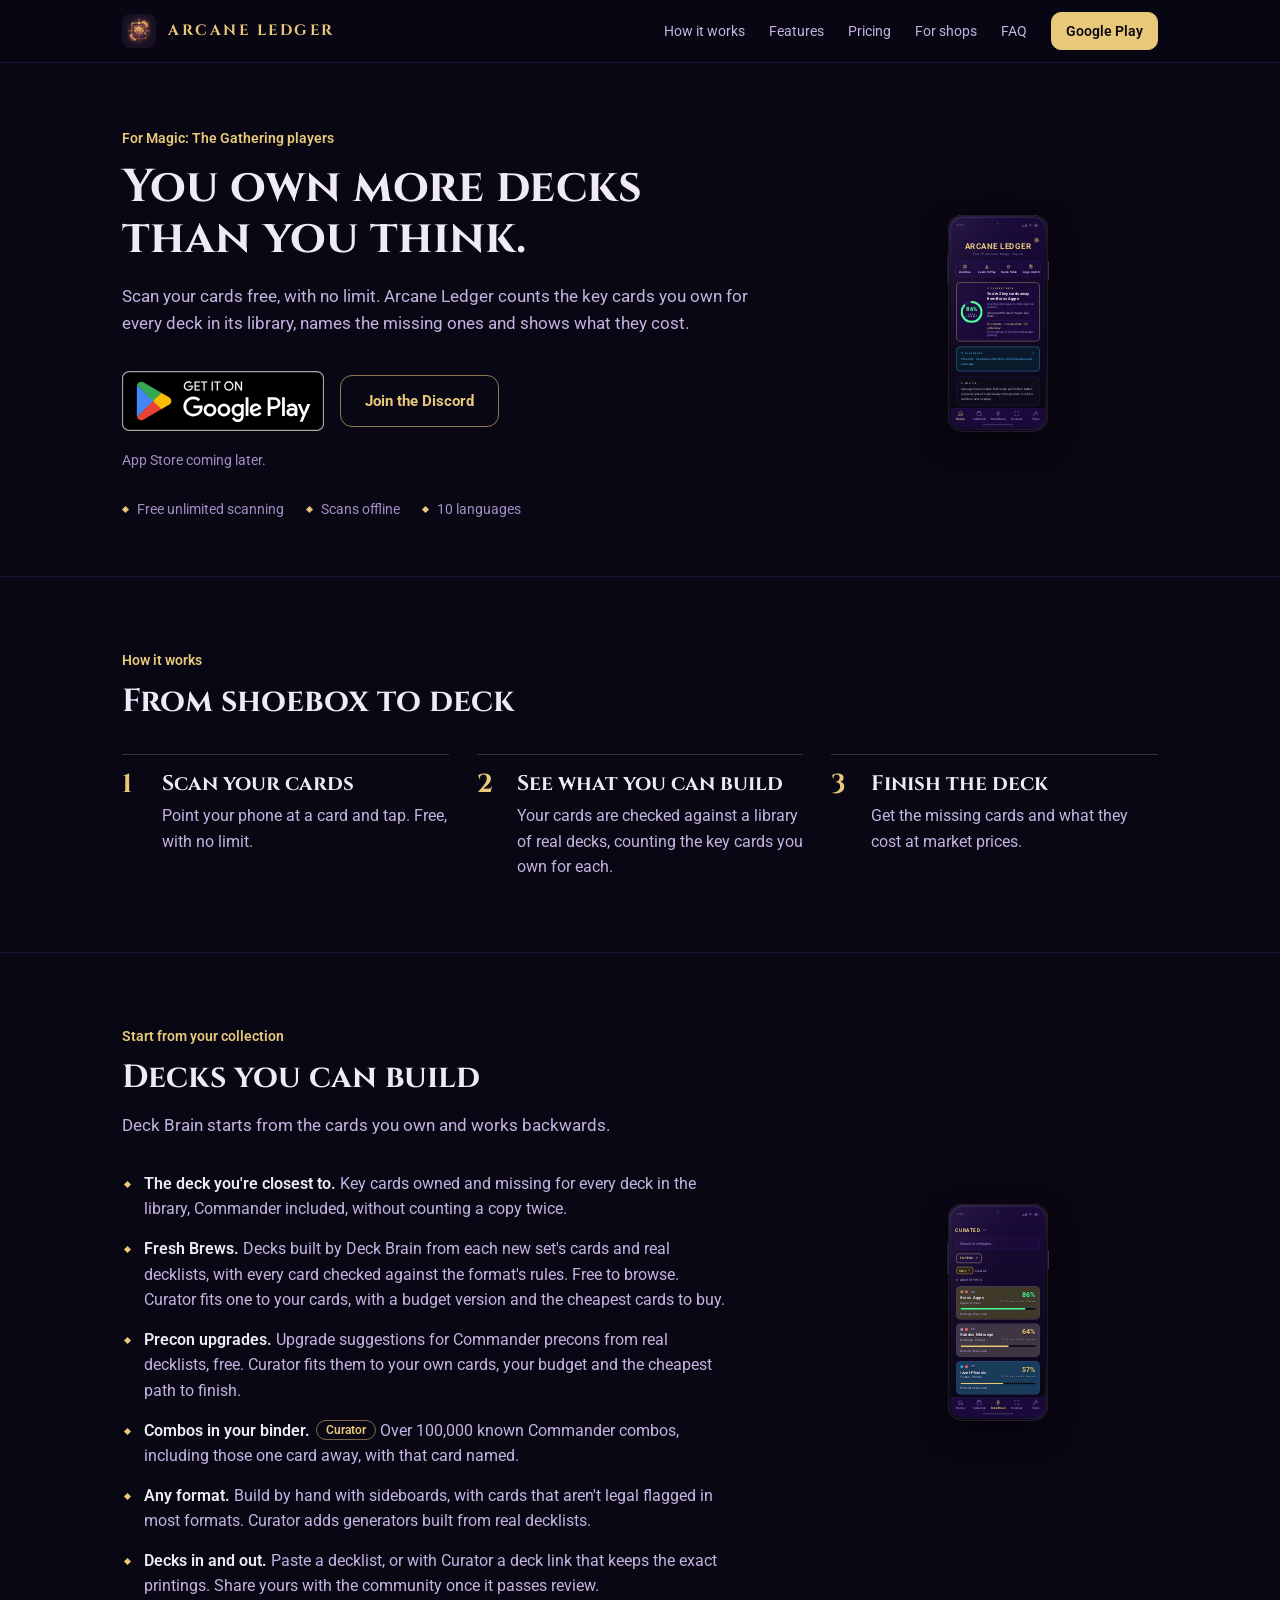
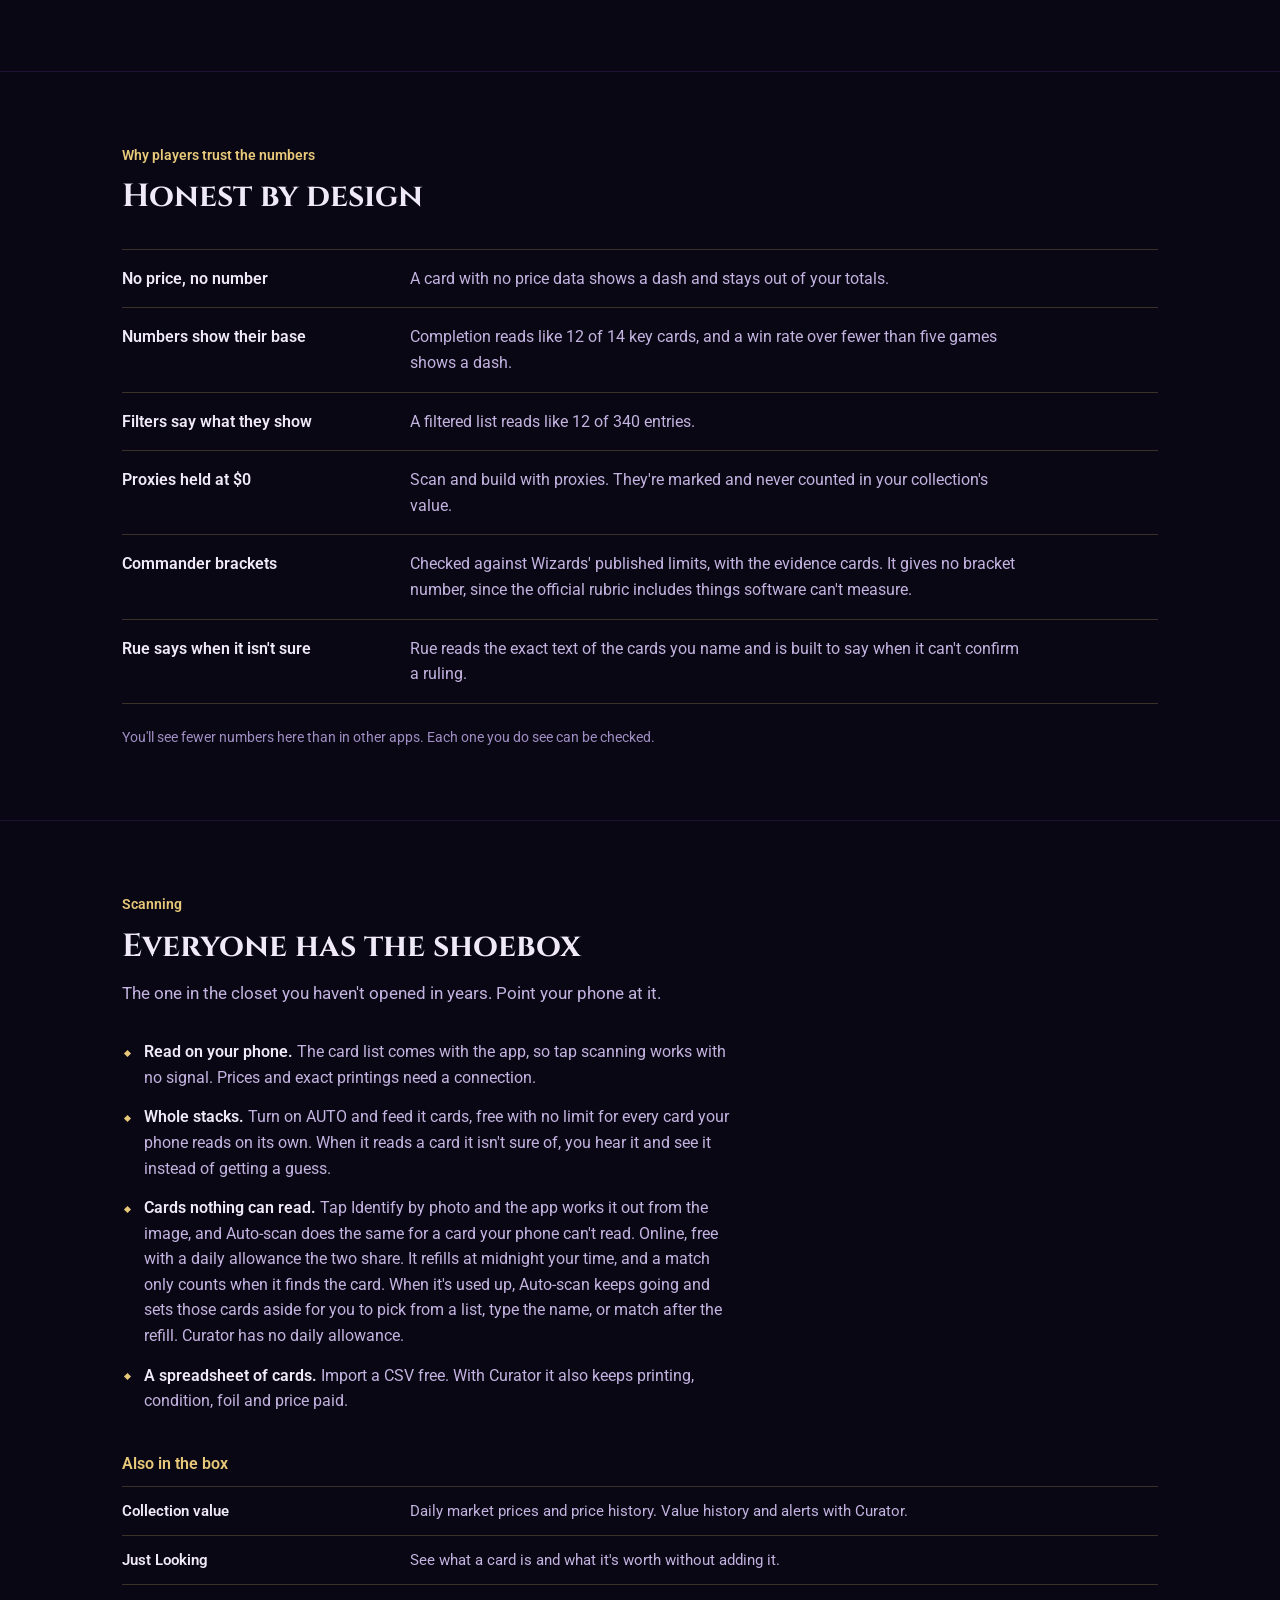
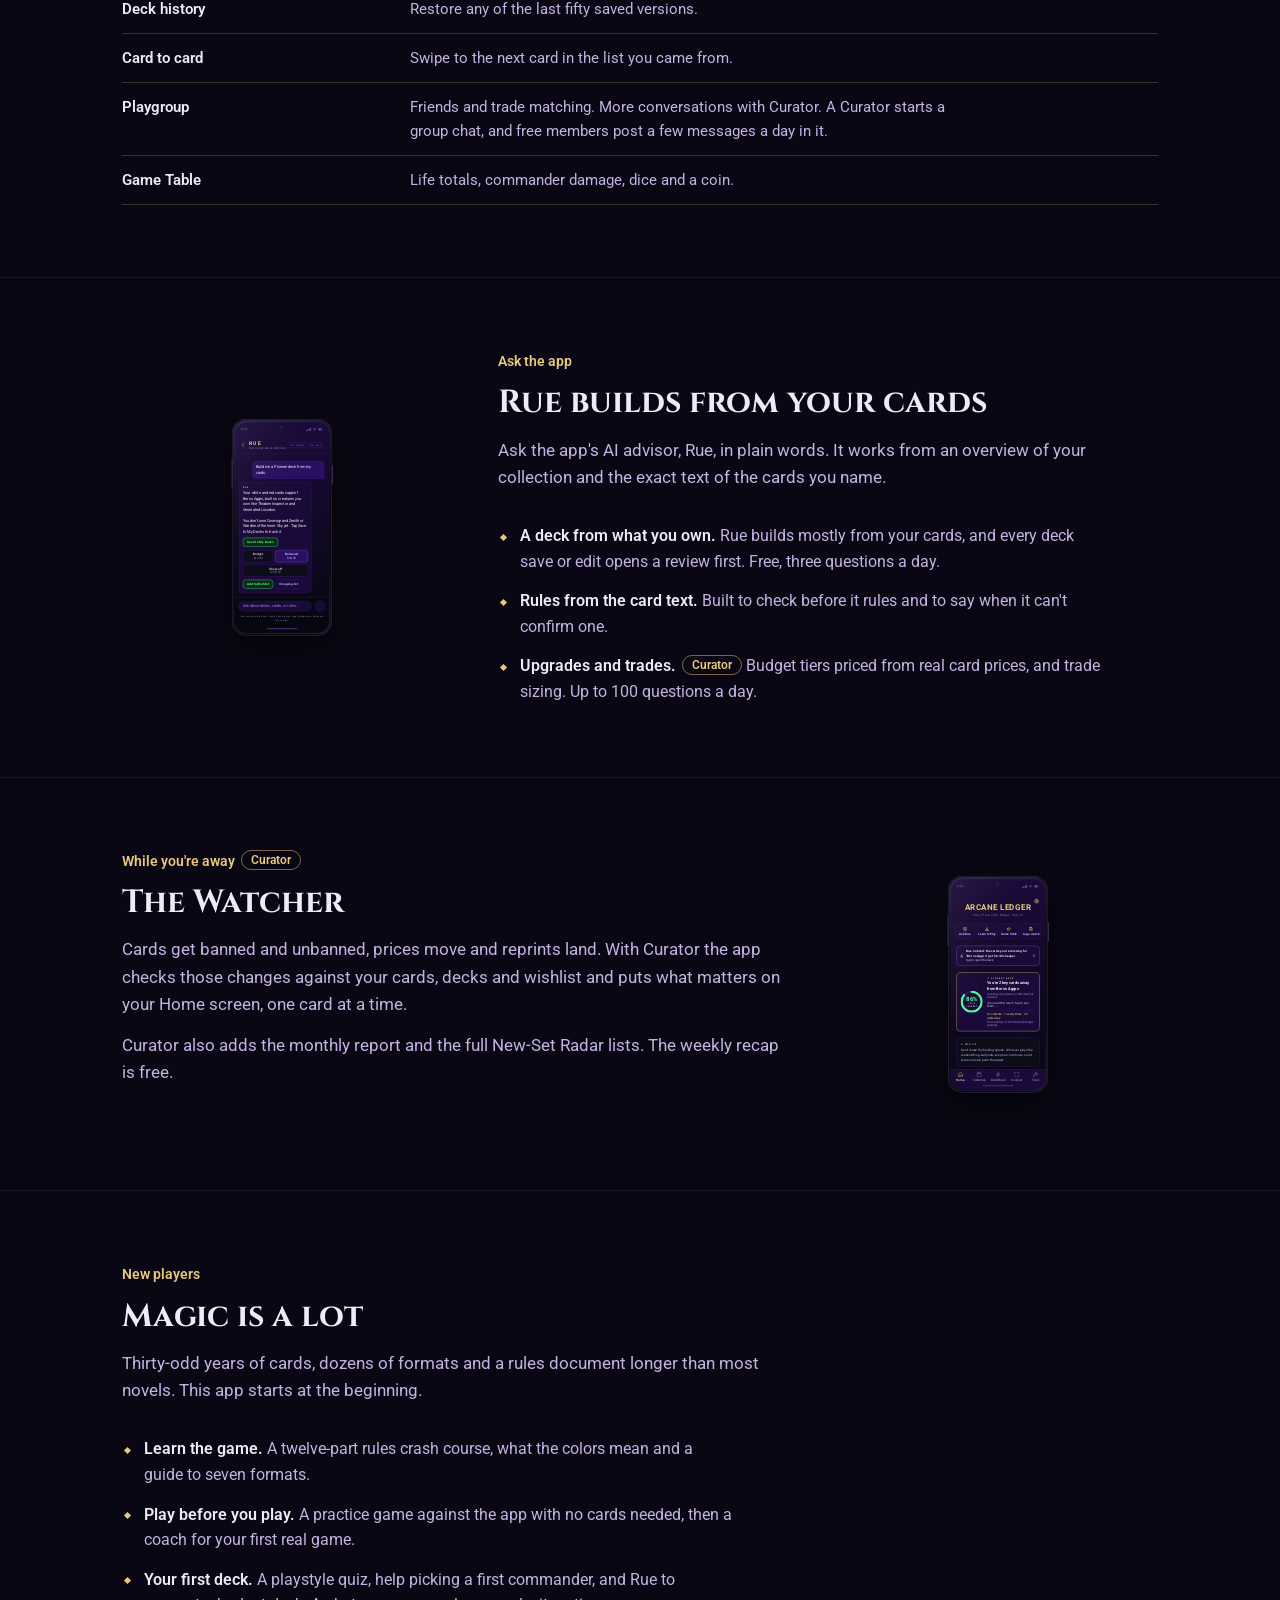
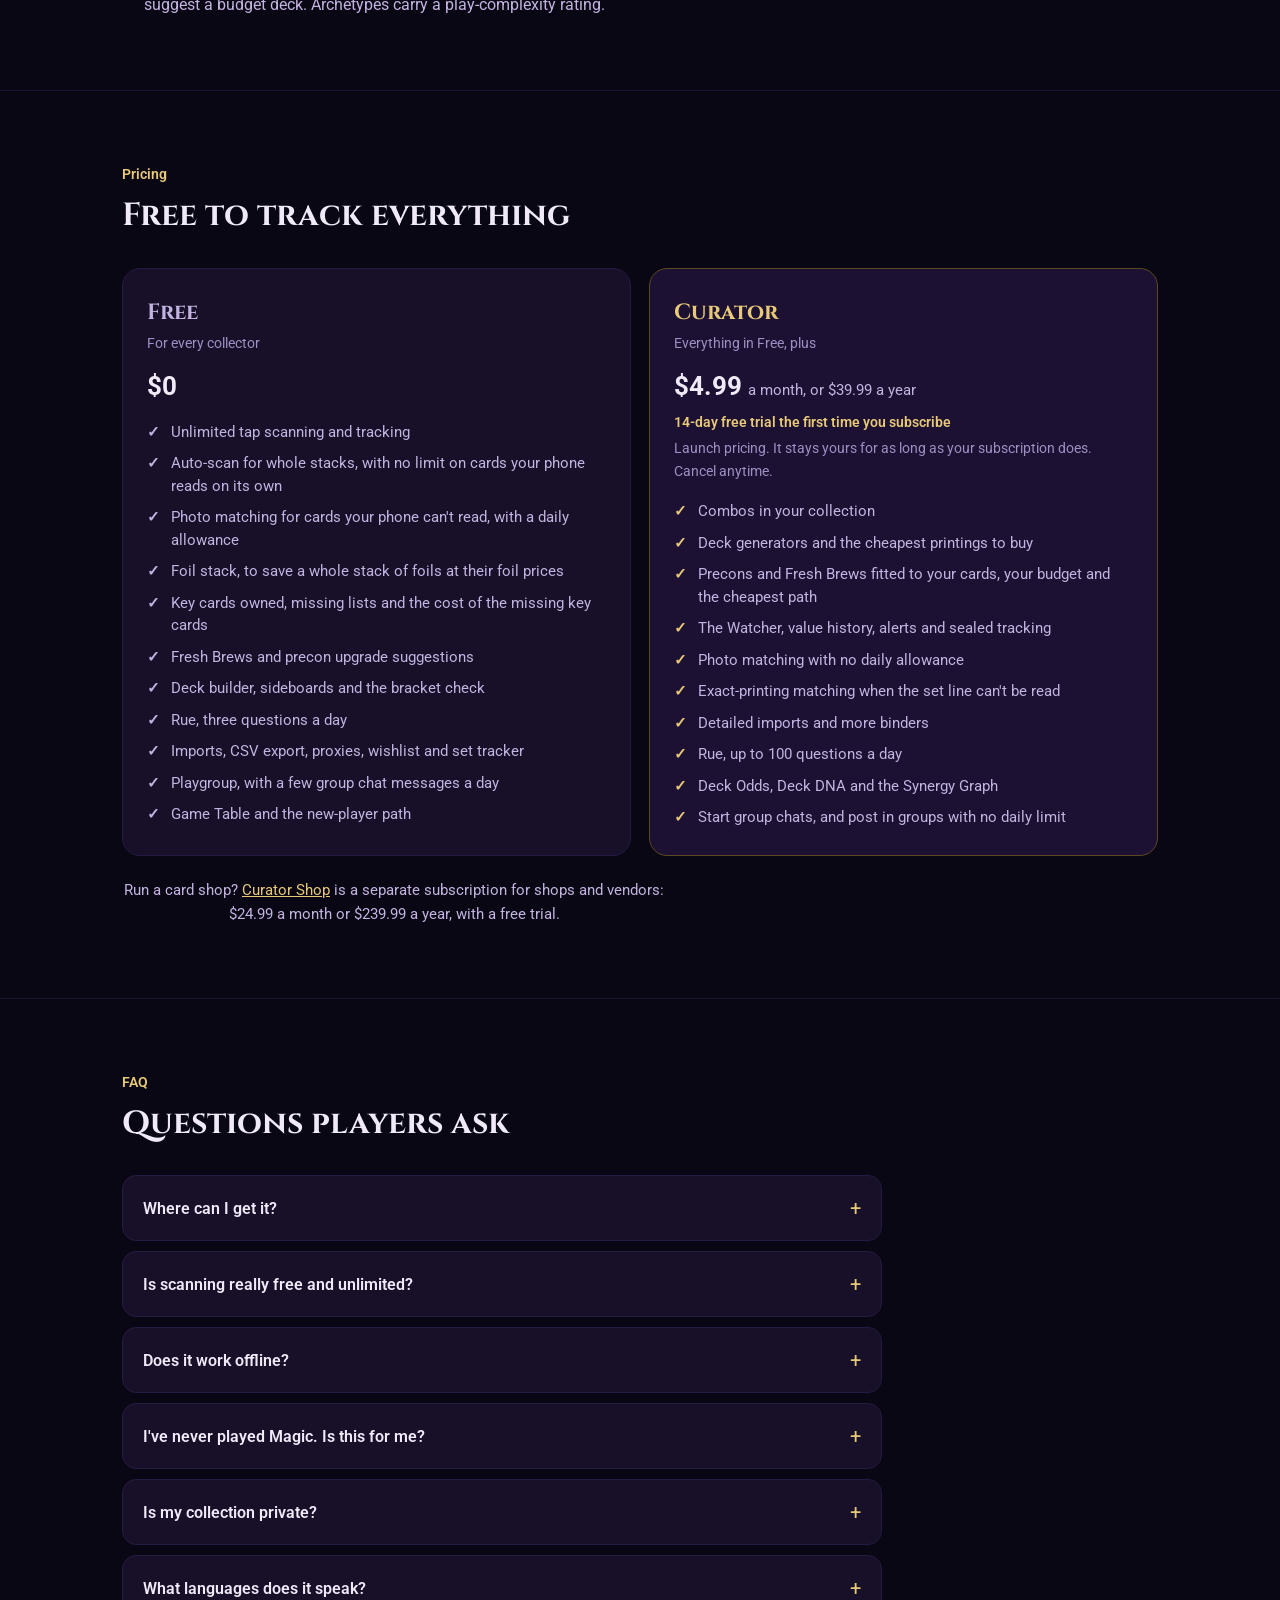
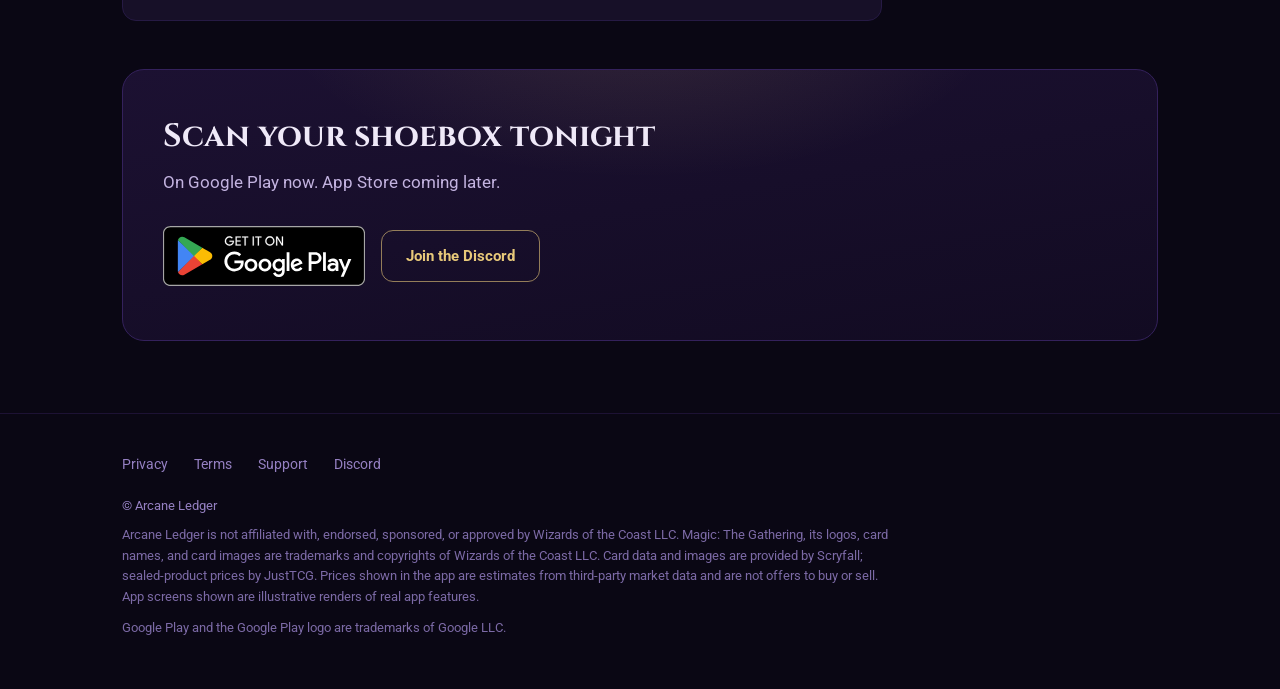
<file: get/index.html>
<!DOCTYPE html>
<!-- THE SMART LINK, arcaneledger.app/get (2026-11-22, for business cards and the counter). ANDROID FIRST (Chris, 2026-11-22): an Android
     phone goes to /get/android/ (Google Play); an iPhone, an iPad and a computer go to the home page, which says the App Store comes later.
     On the day Apple releases 1.10.8 this becomes: an iPhone or iPad to /get/ios/ (the App Store), Android to Google Play, a computer stays
     here and sees both buttons. It sends on AT ONCE and loads no beacon of its own: the forwarder it sends to counts the visit, so a card scan is counted
     once, and the store opens one hop sooner. noindex, and not in sitemap.xml: a door, not a page. GitHub Pages answers /get with a
     redirect to /get/, so both spellings work.
     iPadOS reports itself as a Mac in its browser's user agent; a Mac with a touch screen is taken for an iPad (no Mac has one). -->
<html lang="en">
<head>
  <meta charset="utf-8" />
  <meta name="viewport" content="width=device-width, initial-scale=1" />
  <meta name="theme-color" content="#0a0714" />
  <meta name="color-scheme" content="dark" />
  <meta name="robots" content="noindex" />
  <title>Get Arcane Ledger</title>
  <link rel="icon" href="/favicon.ico" sizes="any" />
  <link rel="icon" type="image/png" sizes="48x48" href="/favicon-48.png" />
  <link rel="apple-touch-icon" href="/apple-touch-icon.png" />
  <link rel="stylesheet" href="/style.css" />
  <script>
    (function () {
      var ua = navigator.userAgent || "";
      var ios = /iPhone|iPad|iPod/i.test(ua) || (/Macintosh/i.test(ua) && navigator.maxTouchPoints > 1);
      var android = /Android/i.test(ua);
      if (android) location.replace("/get/android/");
      else location.replace("/"); // an iPhone or iPad (`ios`, kept for Apple's day) and a computer: the home page
    })();
  </script>
</head>
<body>
  <main class="hero wrap">
    <img class="logo" src="/icon-360.webp" width="120" height="120" alt="" />
    <p class="sub">Arcane Ledger is on Google Play for Android. The App Store comes later.</p>
    <div class="stores">
      <a class="play-badge" href="/get/android/"><img src="/google-play-badge.svg" width="203" height="60" alt="Get it on Google Play" /></a>
    </div>
    <p><a href="/">About Arcane Ledger</a></p>
  </main>
</body>
</html>
</file>
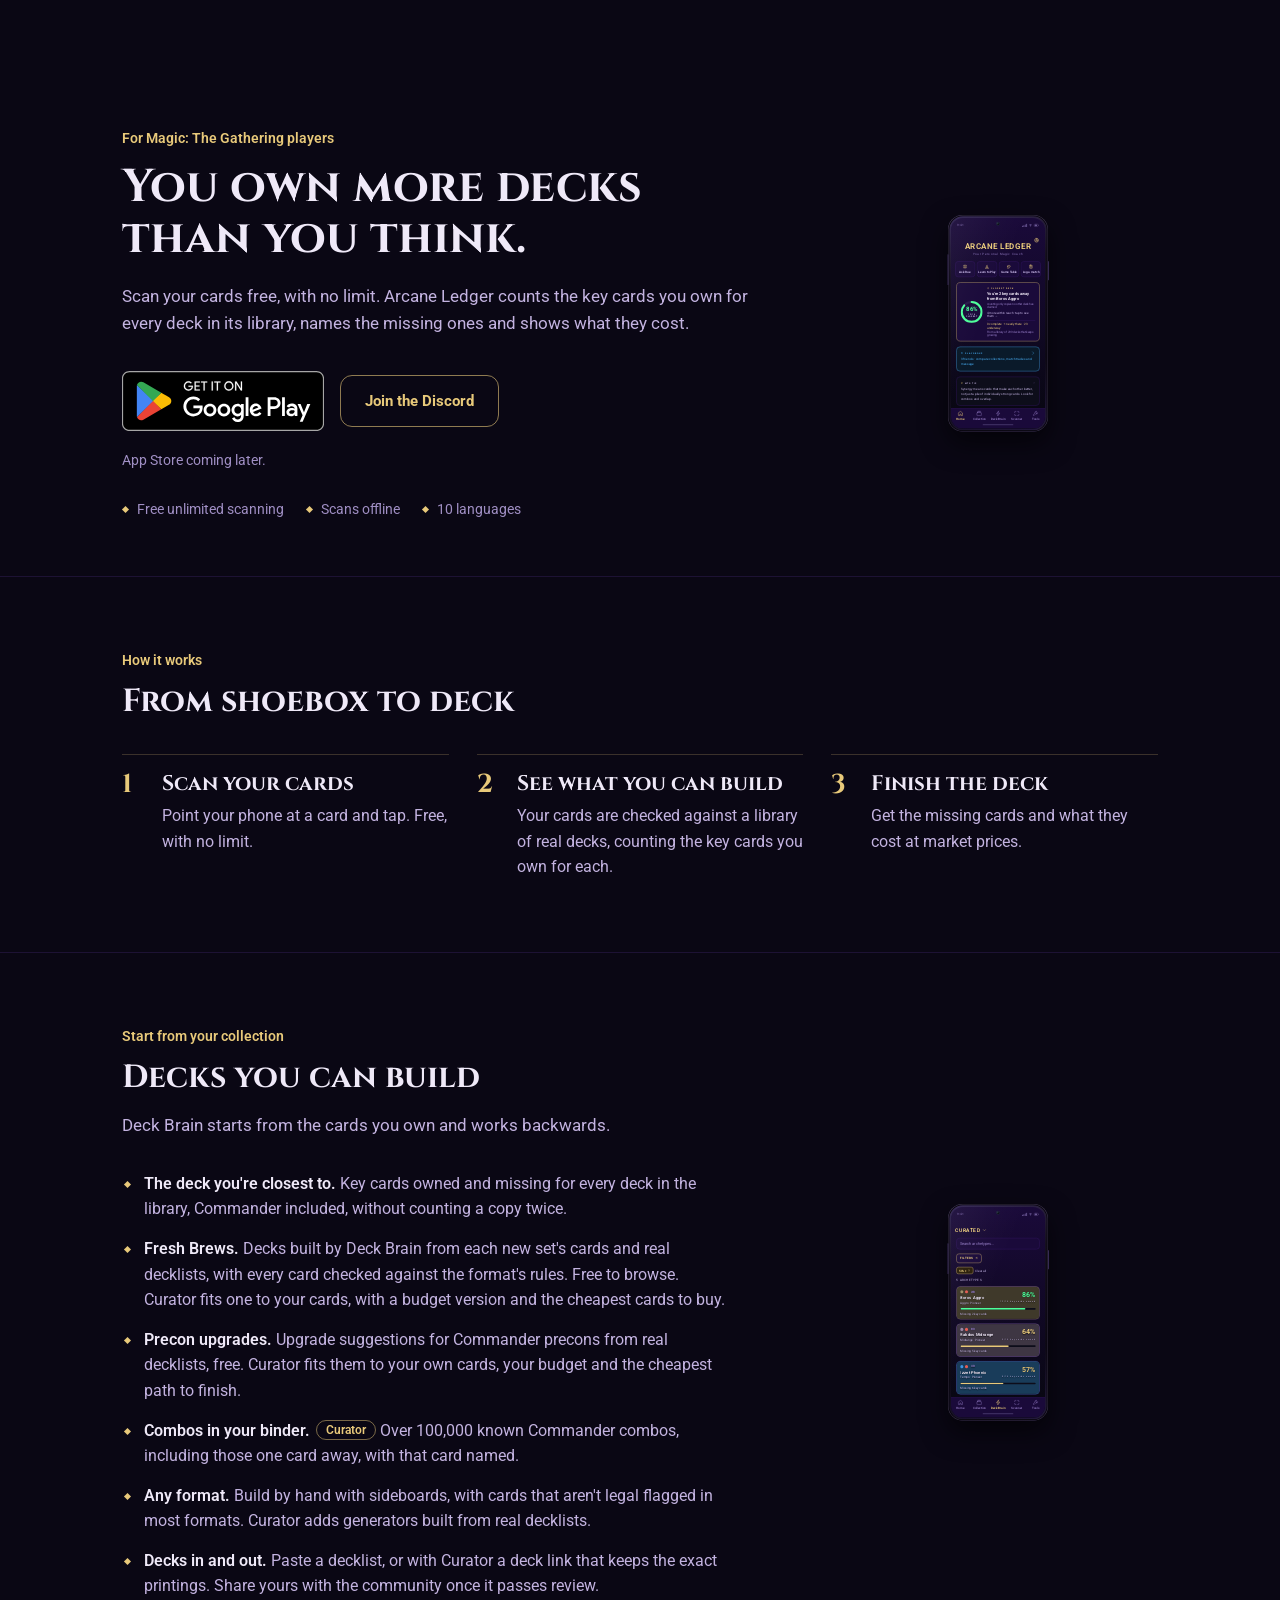
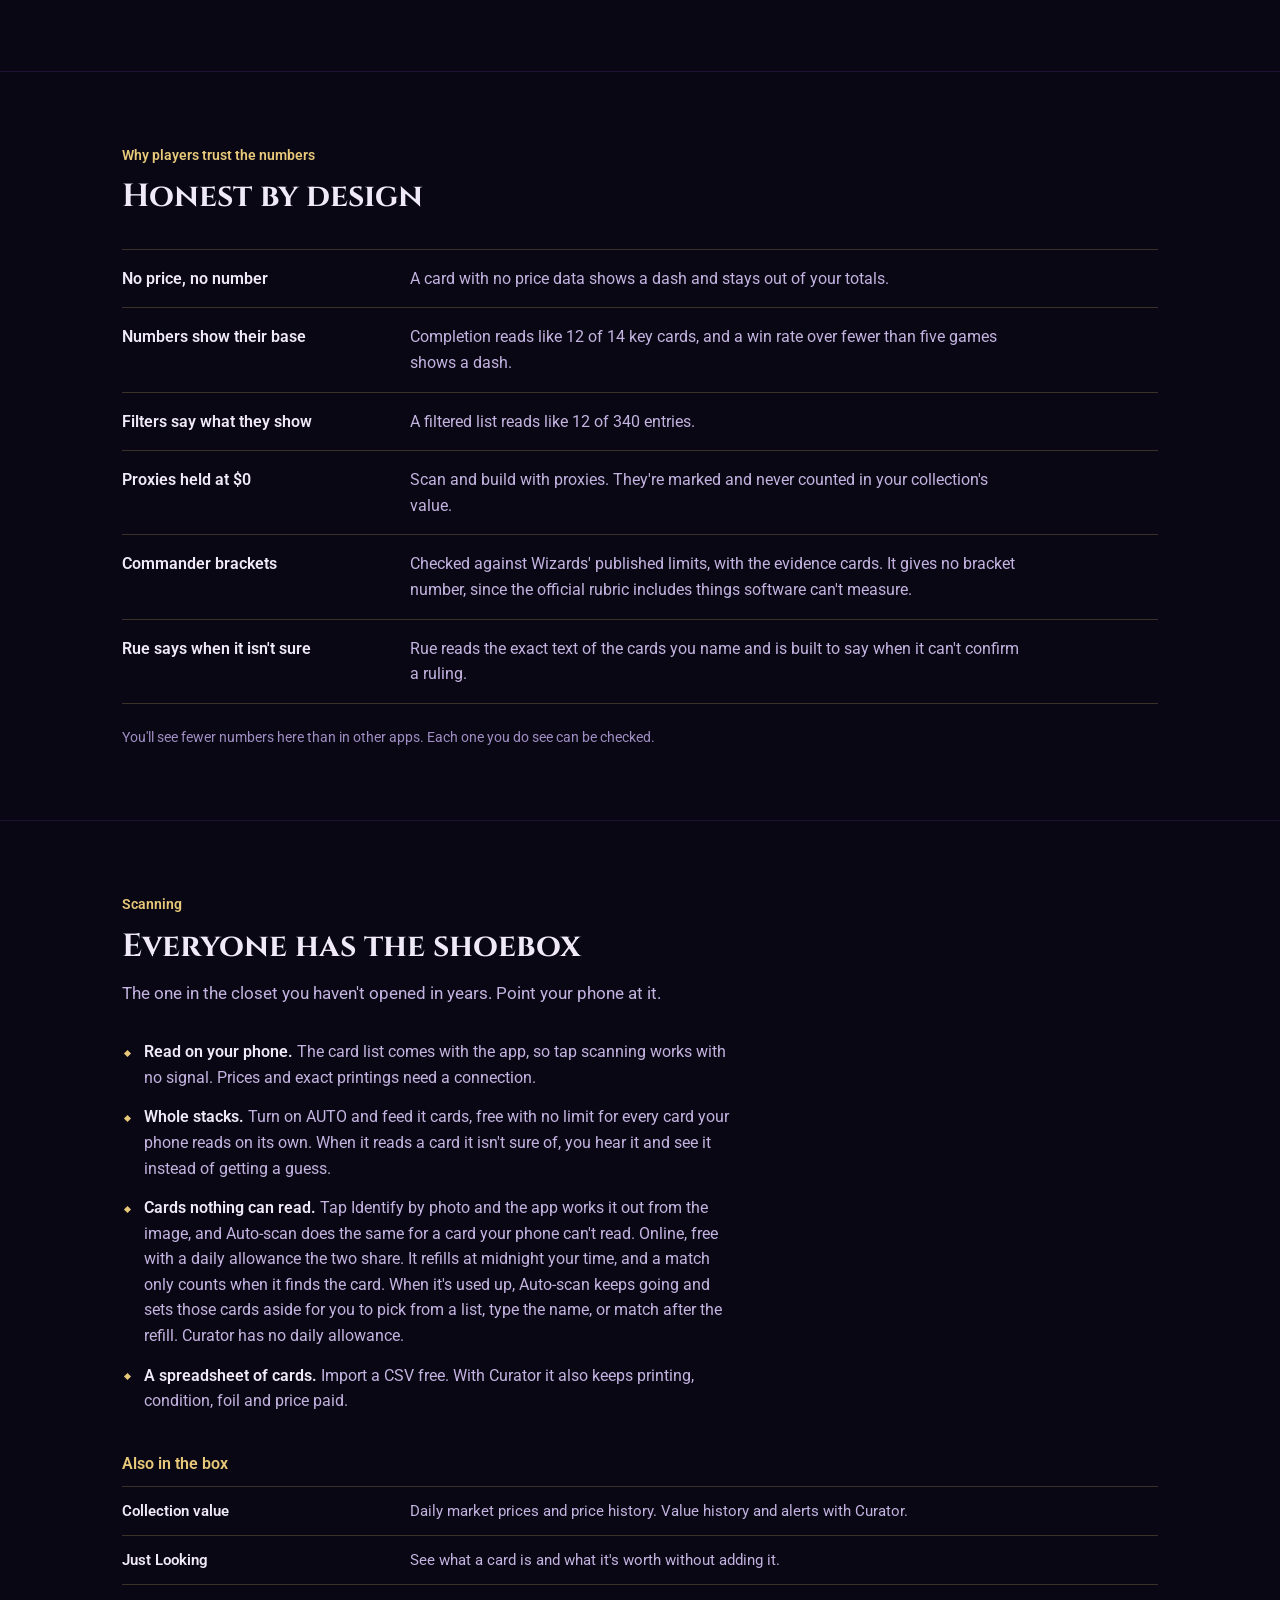
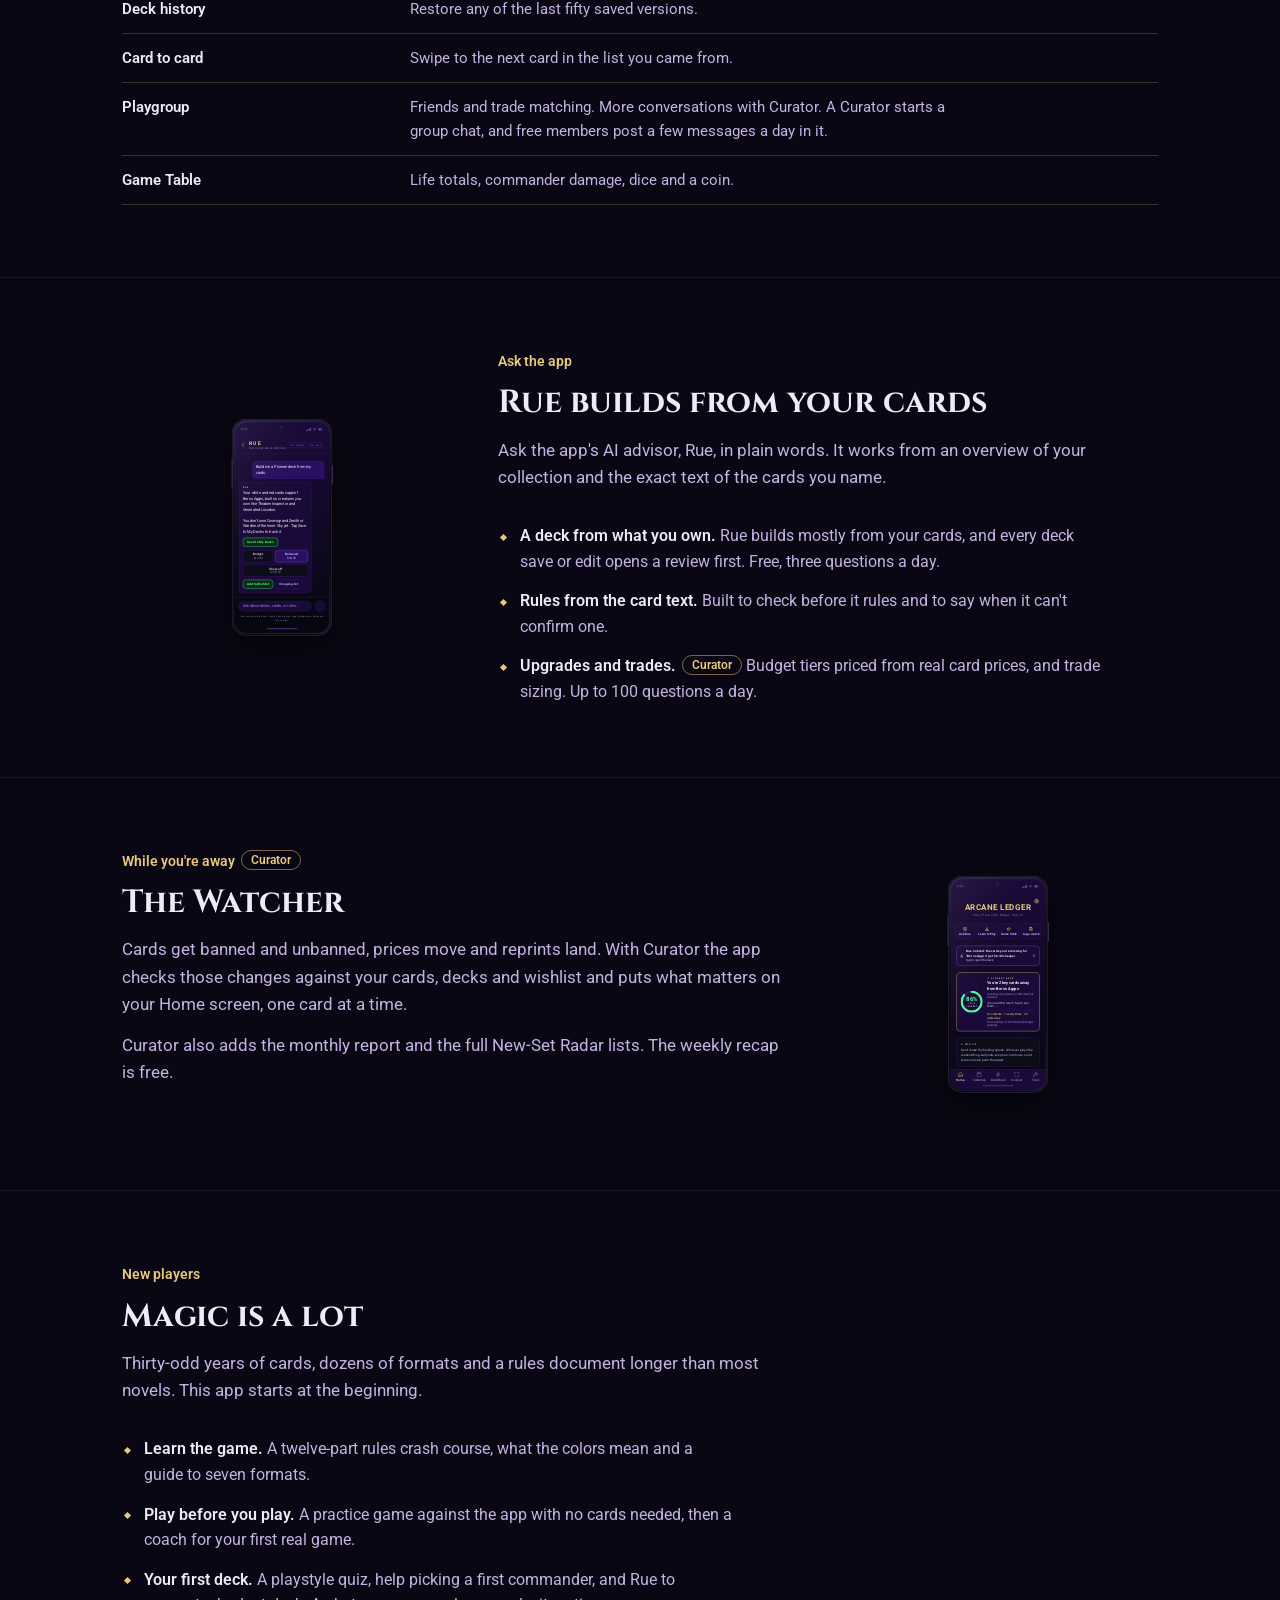
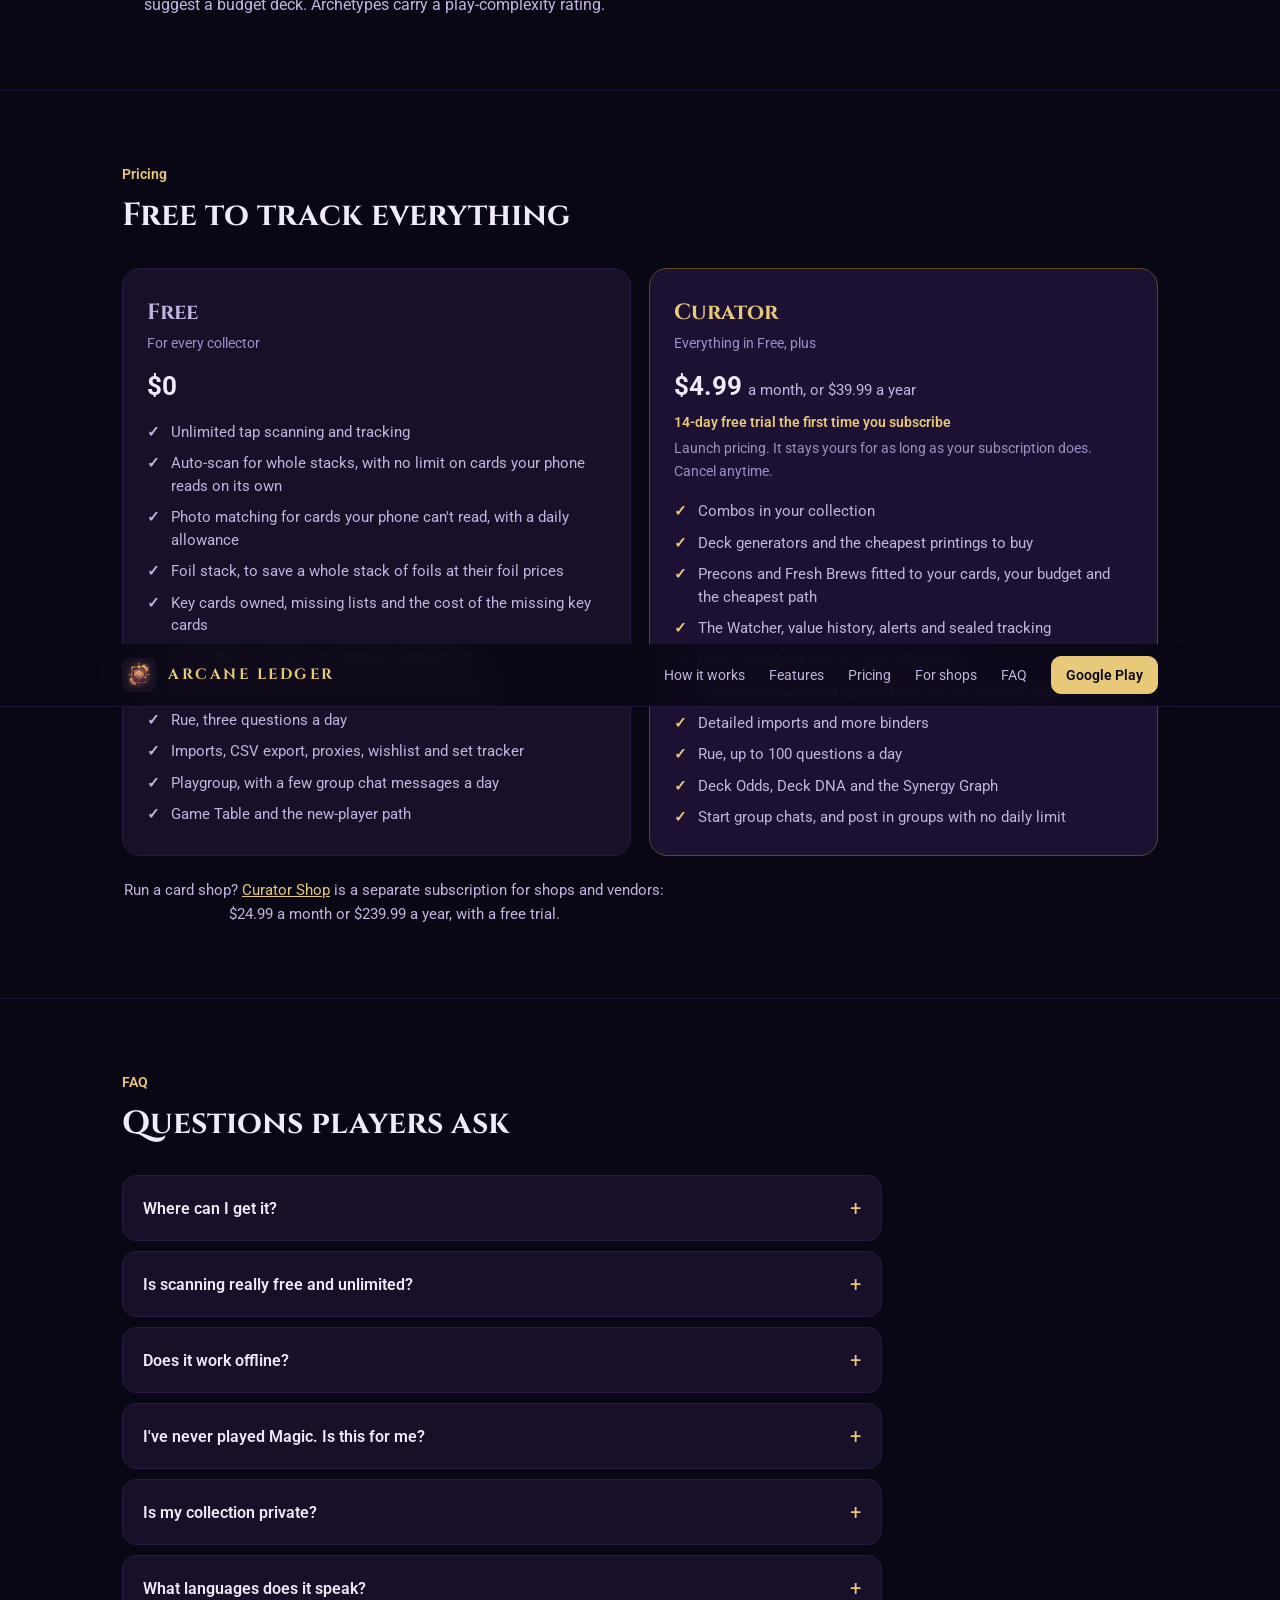
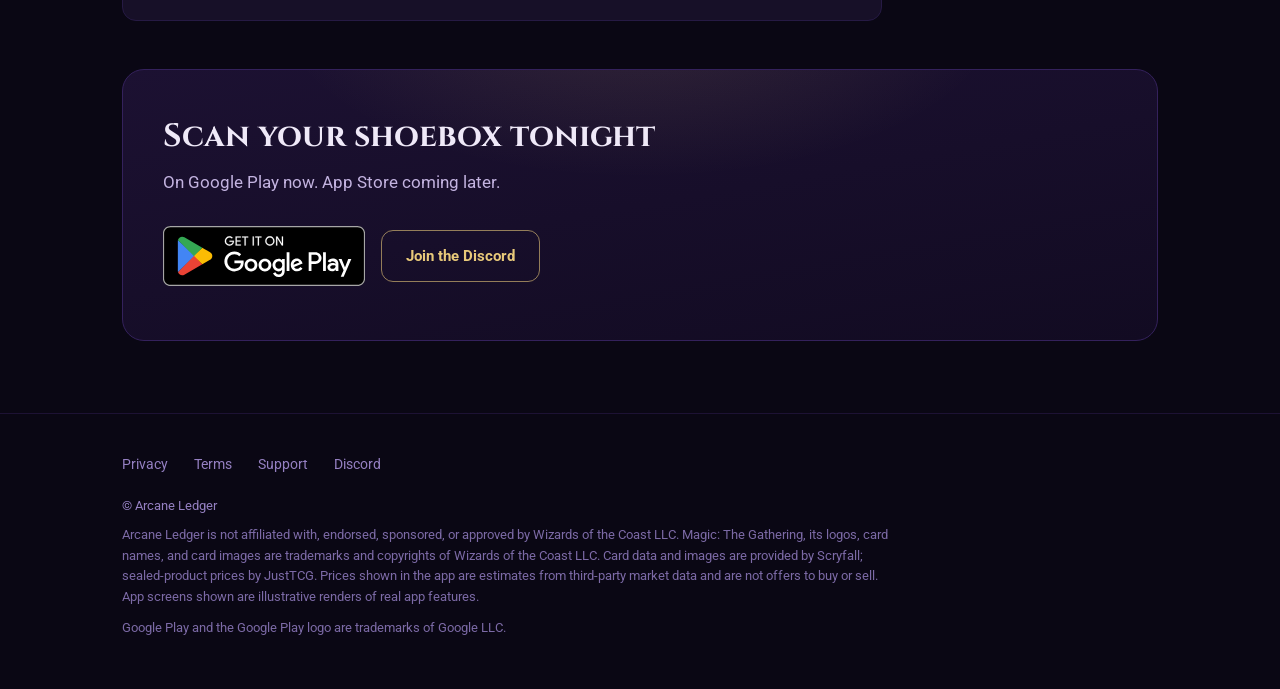
<file: get/ios/index.html>
<!DOCTYPE html>
<!-- THE iPHONE FORWARDER (2026-10-06). Any App Store button points here, not at the store, so that each tap is counted. The
     page loads the same Cloudflare Web Analytics beacon as every other page (no cookies, no personal tracking), gives it a
     moment to record the page view, then replaces itself with the destination. noindex, and not in sitemap.xml.
     ⚠ THE DESTINATION IS THE SITE, NOT THE STORE, ON PURPOSE. On 2026-10-06 https://apps.apple.com/app/id6787223502 returned
     404 and Apple's lookup (itunes.apple.com/lookup?id=6787223502) returned resultCount 0, while a known public app returned
     200 and 1 by the same two routes, so the app has no public App Store listing. Until it does, this sends the visitor to
     the home page's "Where can I get it?" answer (#where), which says the iPhone version is in testing. The day the listing
     is public, change the three URLs below to https://apps.apple.com/app/id6787223502 and the copy to name the App Store. -->
<html lang="en">
<head>
  <meta charset="utf-8" />
  <meta name="viewport" content="width=device-width, initial-scale=1" />
  <meta name="theme-color" content="#0a0714" />
  <meta name="color-scheme" content="dark" />
  <meta name="robots" content="noindex" />
  <meta http-equiv="refresh" content="3; url=/#where" />
  <title>Arcane Ledger for iPhone</title>
  <link rel="icon" href="/favicon.ico" sizes="any" />
  <link rel="icon" type="image/png" sizes="48x48" href="/favicon-48.png" />
  <link rel="apple-touch-icon" href="/apple-touch-icon.png" />
  <link rel="stylesheet" href="/style.css" />
</head>
<body>
  <main class="hero wrap">
    <img class="logo" src="/icon-360.webp" width="120" height="120" alt="" />
    <p class="sub">The iPhone version is in testing and isn't on the App Store yet. Taking you to the home page.</p>
    <a class="btn-gold" href="/#where">Go to the home page</a>
  </main>
  <!-- Cloudflare Web Analytics: privacy-first visit counting, no cookies, no personal tracking,
       so no consent banner is needed. Dashboard: dash.cloudflare.com, Web Analytics. -->
  <script defer src="https://static.cloudflareinsights.com/beacon.min.js" data-cf-beacon='{"token": "71e10735d8584be0b1e62e70bc0722fe"}'></script>
  <script>
    // Leave after the page has loaded (the beacon runs on load) plus a moment, so the view is sent before the page goes.
    // replace() keeps this page out of the back history.
    (function () {
      var target = "/#where";
      var go = function () { setTimeout(function () { location.replace(target); }, 800); };
      if (document.readyState === "complete") go(); else window.addEventListener("load", go);
    })();
  </script>
</body>
</html>
</file>
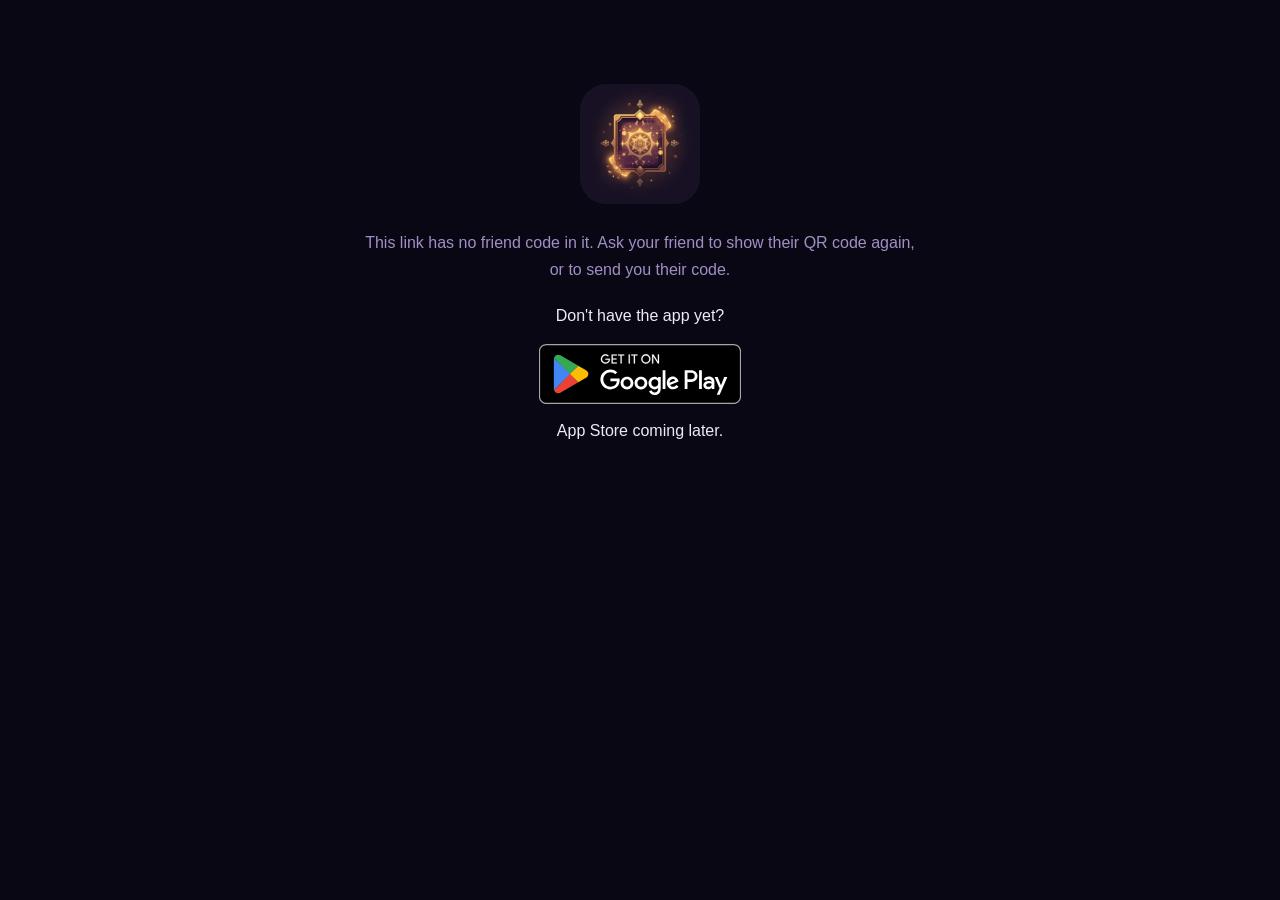
<file: add.html>
<!DOCTYPE html>
<!-- THE FRIEND-ADD PAGE (N931 DEREK-3, Chris's triage of 2026-10-24). Playgroup's friend QR and its shared link encode
     https://arcaneledger.app/add?code=CODE, so a phone that scans it without the app lands HERE instead of on nothing.
     The page tries to open the app on the add-friend sheet (Android: an intent link that falls back to Google Play when the app is
     missing; elsewhere the arcaneledger:///playgroup?addFriend=CODE link the app has always read), and always shows the code to type
     and where to get the app. Once Android App Links / iOS universal links are set up for this domain (the app.json and
     /.well-known work listed in docs/verify/2026-10-24_n931/safety.md), a phone WITH the app opens it straight from the QR and never
     sees this page; src/routeGuard.js friendAddRouterPath turns the address into the same screen.
     The code is read from the address, checked to be six letters or digits, and only ever written as text (never as HTML).
     Site URLs are root-relative, as on 404.html. noindex, and not in sitemap.xml: it is a door, not a page. -->
<html lang="en">
<head>
  <meta charset="utf-8" />
  <meta name="viewport" content="width=device-width, initial-scale=1" />
  <meta name="theme-color" content="#0a0714" />
  <meta name="color-scheme" content="dark" />
  <meta name="robots" content="noindex" />
  <title>Add a friend | Arcane Ledger</title>
  <link rel="icon" href="/favicon.ico" sizes="any" />
  <link rel="icon" type="image/png" sizes="48x48" href="/favicon-48.png" />
  <link rel="apple-touch-icon" href="/apple-touch-icon.png" />
  <link rel="stylesheet" href="/style.css" />
  <style>
    .friend-code { font-size: 32px; letter-spacing: 6px; font-weight: 700; margin: 8px 0 16px; }
    .stores { display: flex; flex-direction: column; align-items: center; gap: 8px; margin-top: 20px; }
    .stores img { display: block; height: 60px; width: auto; }
    [hidden] { display: none !important; }
  </style>
</head>
<body>
  <main class="hero wrap">
    <img class="logo" src="/icon-360.webp" width="120" height="120" alt="" />
    <div id="with-code" hidden>
      <p class="sub">A friend wants to add you on Arcane Ledger.</p>
      <p>Their friend code:</p>
      <p class="friend-code" id="code"></p>
      <a class="btn-gold" id="open" href="/">Open Arcane Ledger</a>
      <p>Already have the app? Tap the button above, or open Playgroup, tap ADD FRIEND and type the code.</p>
    </div>
    <div id="no-code">
      <p class="sub">This link has no friend code in it. Ask your friend to show their QR code again, or to send you their code.</p>
    </div>
    <div class="stores">
      <p>Don't have the app yet?</p>
      <a class="play-badge" href="/get/android/"><img src="/google-play-badge.svg" width="203" height="60" alt="Get it on Google Play" /></a>
      <p>App Store coming later.</p>
    </div>
  </main>
  <!-- Cloudflare Web Analytics: privacy-first visit counting, no cookies, no personal tracking,
       so no consent banner is needed. Dashboard: dash.cloudflare.com, Web Analytics. -->
  <script defer src="https://static.cloudflareinsights.com/beacon.min.js" data-cf-beacon='{"token": "71e10735d8584be0b1e62e70bc0722fe"}'></script>
  <script>
    (function () {
      var raw = "";
      try { raw = new URLSearchParams(location.search).get("code") || ""; } catch (e) { raw = ""; }
      var code = String(raw).trim();
      if (!/^[A-Za-z0-9]{6}$/.test(code)) return; // not a friend code: the no-code note stays
      code = code.toUpperCase();
      document.getElementById("code").textContent = code;
      document.getElementById("no-code").hidden = true;
      document.getElementById("with-code").hidden = false;
      var android = /Android/i.test(navigator.userAgent || "");
      // Android: an intent link opens the app when it is installed and Google Play when it is not.
      var link = android
        ? "intent://playgroup?addFriend=" + code + "#Intent;scheme=arcaneledger;package=com.arcaneledger.app;S.browser_fallback_url="
          + encodeURIComponent("https://play.google.com/store/apps/details?id=com.arcaneledger.app") + ";end"
        : "arcaneledger:///playgroup?addFriend=" + code;
      document.getElementById("open").setAttribute("href", link);
      // One try on arrival; when the app is not there nothing happens and the page stays, with the code and the store.
      if (!android) { setTimeout(function () { location.href = link; }, 300); }
    })();
  </script>
</body>
</html>
</file>
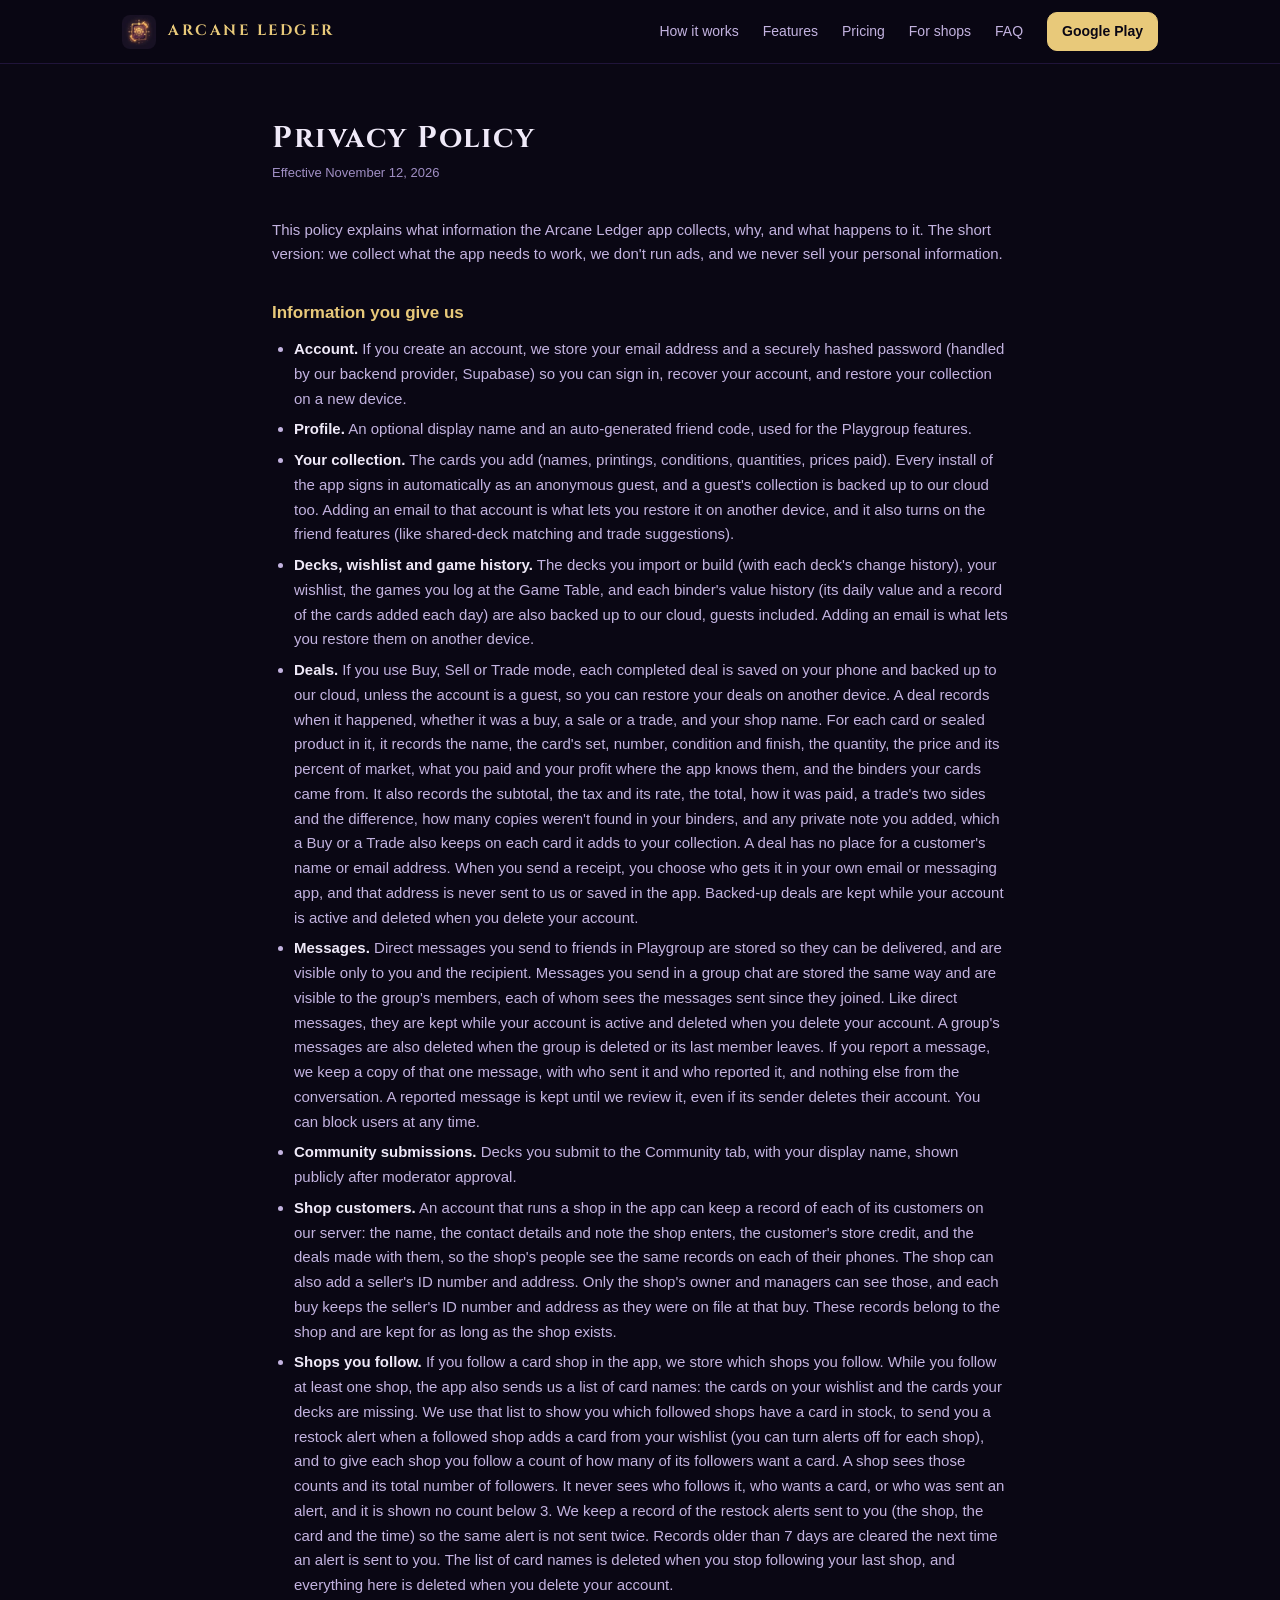
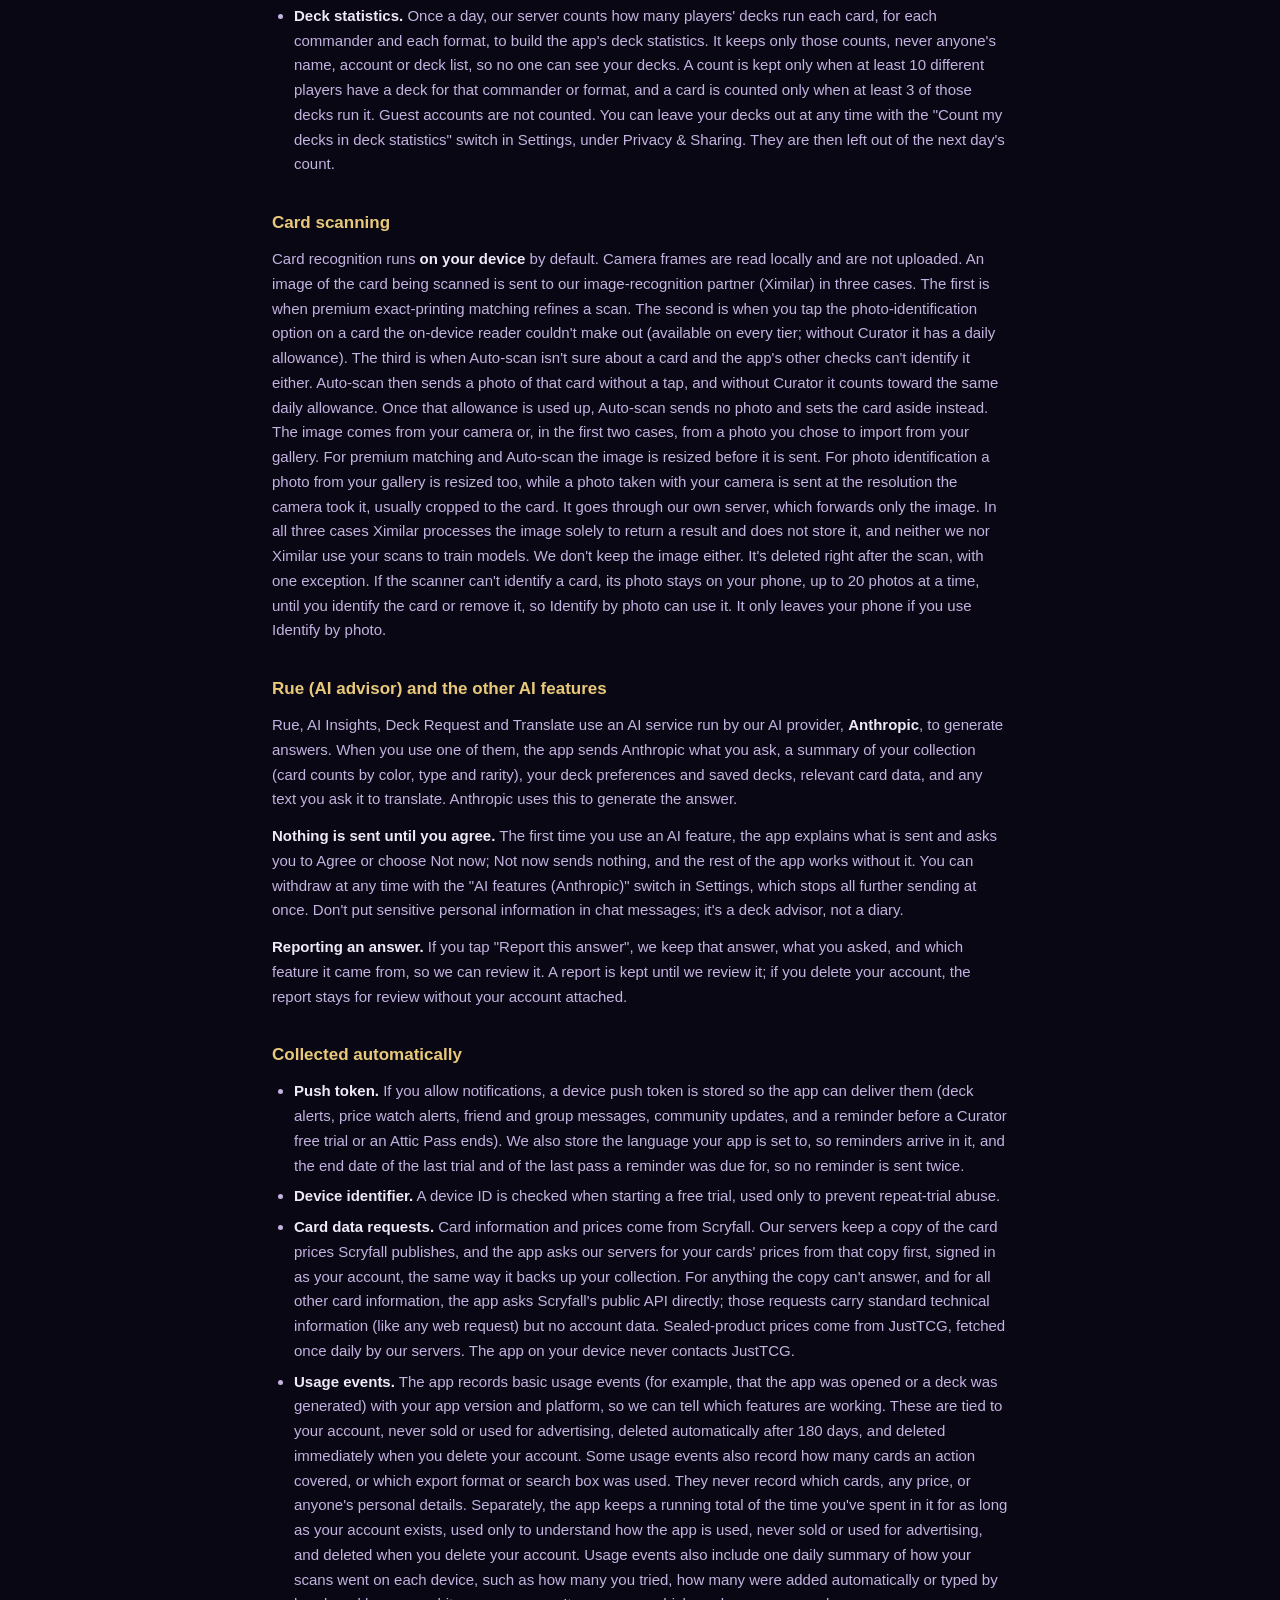
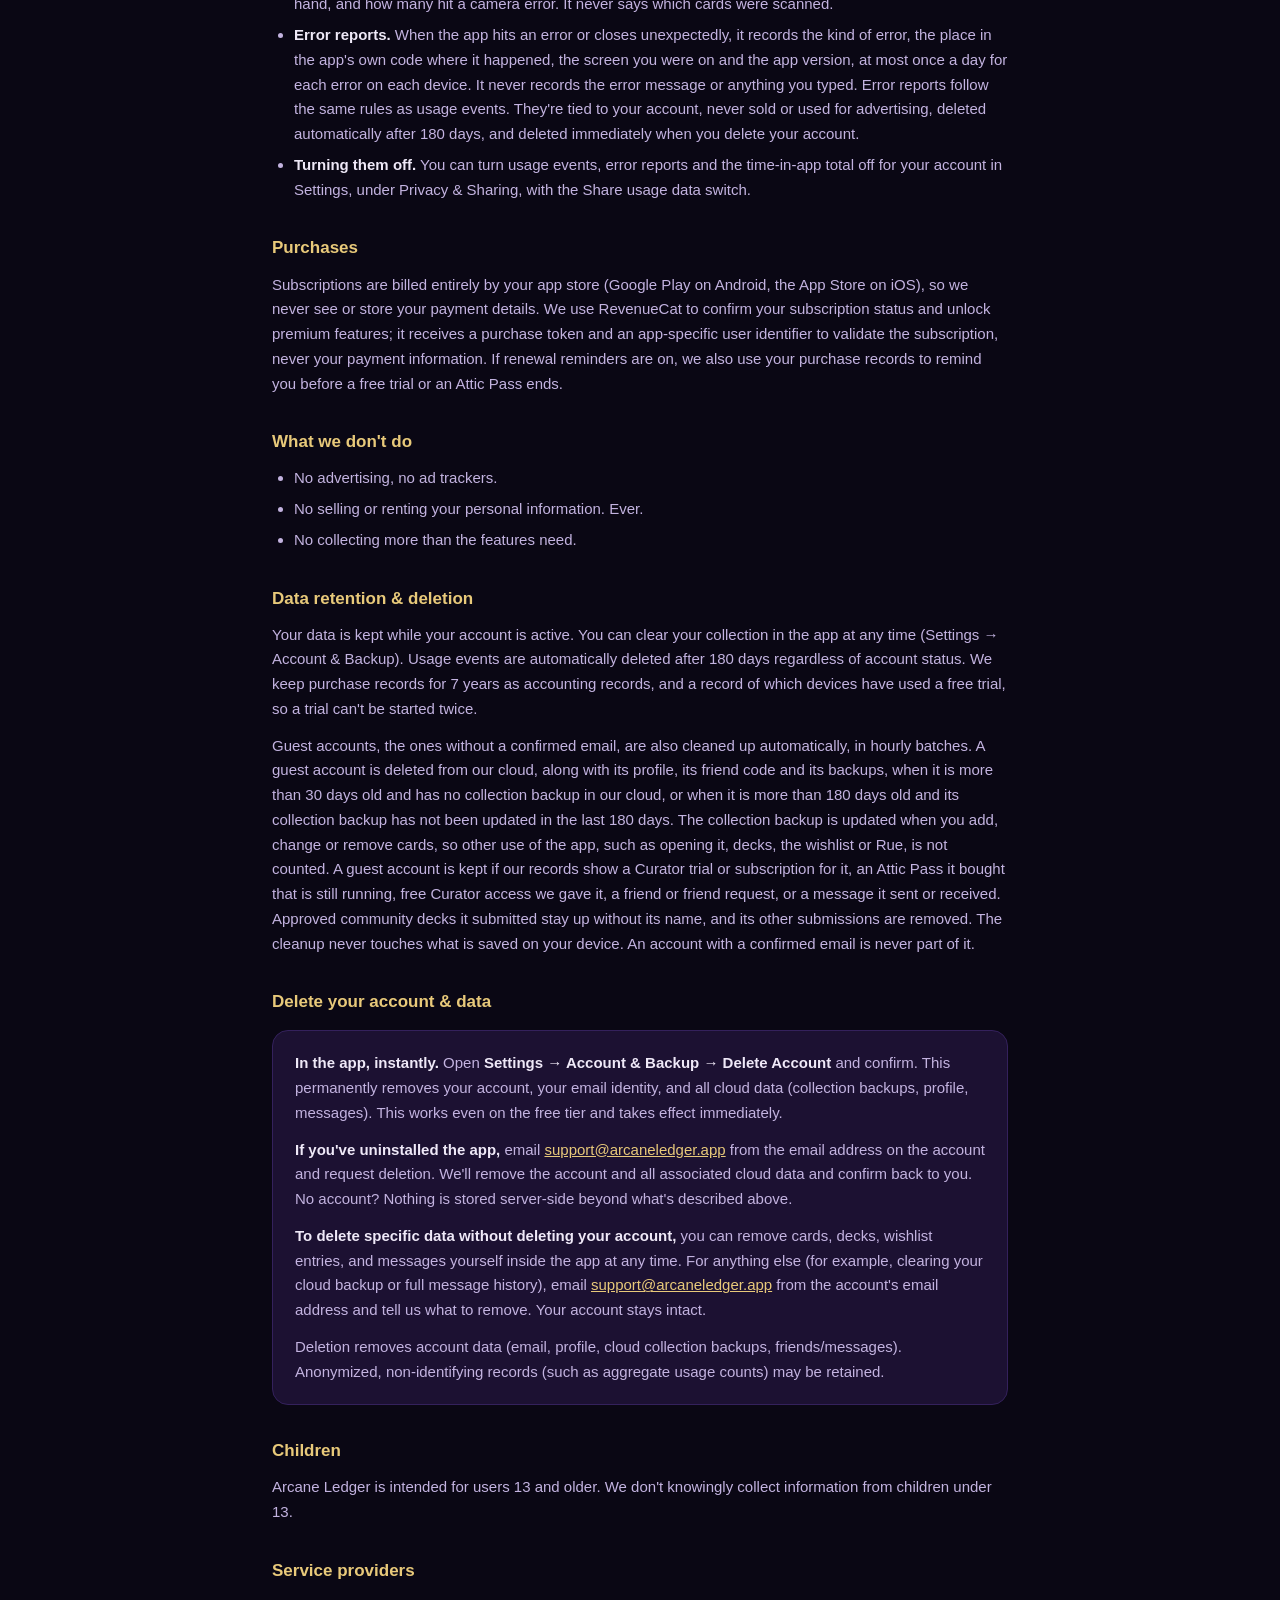
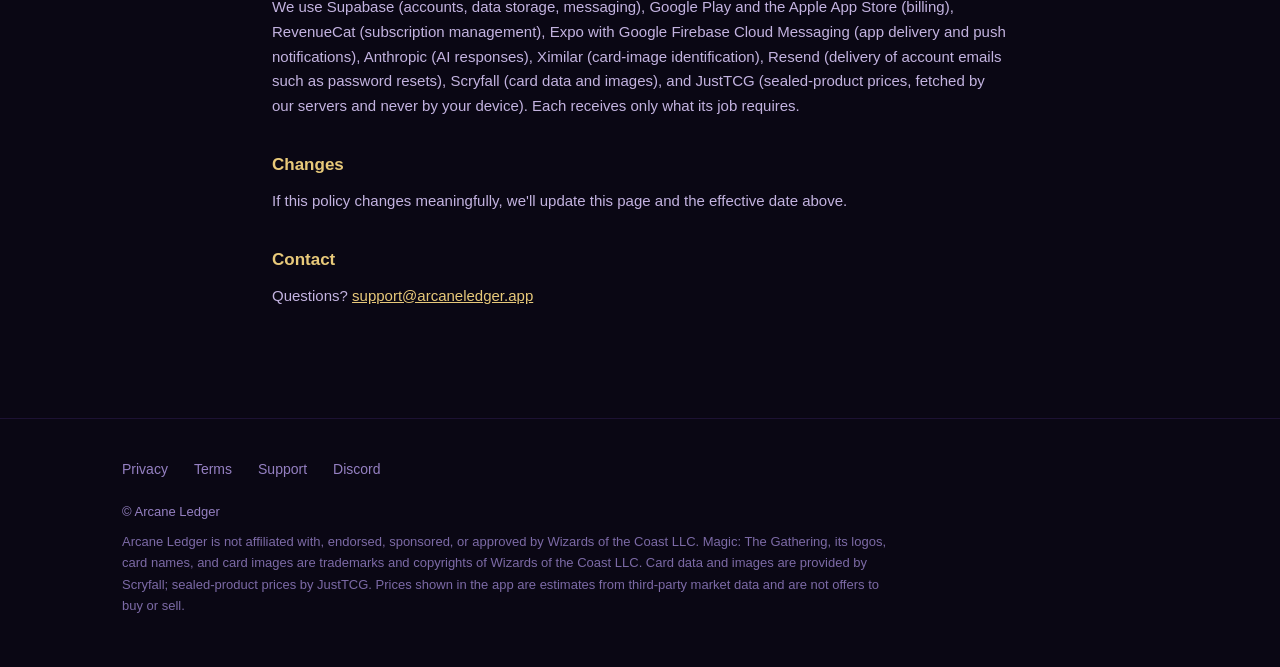
<file: privacy.html>
<!DOCTYPE html>
<html lang="en">
<head>
  <meta charset="utf-8" />
  <meta name="viewport" content="width=device-width, initial-scale=1" />
  <meta name="theme-color" content="#0a0714" />
  <meta name="color-scheme" content="dark" />
  <title>Privacy Policy | Arcane Ledger</title>
  <meta name="description" content="What the Arcane Ledger app collects, why, and what happens to it. No ads, no ad trackers, and your personal information is never sold." />
  <link rel="canonical" href="https://arcaneledger.app/privacy.html" />
  <meta property="og:site_name" content="Arcane Ledger" />
  <link rel="icon" href="/favicon.ico" sizes="any" />
  <link rel="icon" type="image/png" sizes="48x48" href="/favicon-48.png" />
  <link rel="apple-touch-icon" href="/apple-touch-icon.png" />
  <link rel="preload" href="/fonts/cinzel-latin-700-normal.woff2" as="font" type="font/woff2" crossorigin />
  <link rel="preload" href="/fonts/cinzel-latin-600-normal.woff2" as="font" type="font/woff2" crossorigin />
  <link rel="stylesheet" href="/style.css" />
</head>
<body>
  <header class="site">
    <div class="wrap nav">
      <a class="home" href="/"><img src="/icon-104.webp" width="34" height="34" alt="" /><span class="brand">ARCANE LEDGER</span></a>
      <nav class="links">
        <a href="/#how">How it works</a>
        <a href="/#features">Features</a>
        <a href="/#pricing">Pricing</a>
        <a href="/shops.html">For shops</a>
        <a href="/#faq">FAQ</a>
        <a class="cta cta-play" href="/get/android/">Google Play</a>
      </nav>
    </div>
  </header>

  <main class="page wrap">
    <h1>Privacy Policy</h1>
    <p class="updated">Effective November 12, 2026</p>

    <p>This policy explains what information the Arcane Ledger app collects, why, and what happens to it.
       The short version: we collect what the app needs to work, we don't run ads, and we never sell your
       personal information.</p>

    <h2>Information you give us</h2>
    <ul>
      <li><strong>Account.</strong> If you create an account, we store your email address and a securely
          hashed password (handled by our backend provider, Supabase) so you can sign in, recover your
          account, and restore your collection on a new device.</li>
      <li><strong>Profile.</strong> An optional display name and an auto-generated friend code, used for
          the Playgroup features.</li>
      <li><strong>Your collection.</strong> The cards you add (names, printings, conditions, quantities,
          prices paid). Every install of the app signs in automatically as an anonymous guest, and a
          guest's collection is backed up to our cloud too. Adding an email to that account is what lets you
          restore it on another device, and it also turns on the friend features (like shared-deck matching and
          trade suggestions).</li>
      <li><strong>Decks, wishlist and game history.</strong> The decks you import or build (with each deck's
          change history), your wishlist, the games you log at the Game Table, and each binder's value history
          (its daily value and a record of the cards added each day) are also backed up to our cloud, guests
          included. Adding an email is what lets you restore them on another device.</li>
      <li><strong>Deals.</strong> If you use Buy, Sell or Trade mode, each completed deal is saved on your phone and
          backed up to our cloud, unless the account is a guest, so you can restore your deals on another device. A
          deal records when it happened, whether it was a buy, a sale or a trade, and your shop name. For each card
          or sealed product in it, it records the name, the card's set, number, condition and finish, the quantity,
          the price and its percent of market, what you paid and your profit where the app knows them, and the
          binders your cards came from. It also records the subtotal, the tax and its rate, the total, how it was
          paid, a trade's two sides and the difference, how many copies weren't found in your binders, and any
          private note you added, which a Buy or a Trade also keeps on each card it adds to your collection. A deal
          has no place for a customer's name or email address. When you send a receipt, you choose who gets it in
          your own email or messaging app, and that address is never sent to us or saved in the app. Backed-up deals
          are kept while your account is active and deleted when you delete your account.</li>
      <li><strong>Messages.</strong> Direct messages you send to friends in Playgroup are stored so they
          can be delivered, and are visible only to you and the recipient. Messages you send in a group chat are
          stored the same way and are visible to the group's members, each of whom sees the messages sent since
          they joined. Like direct messages, they are kept while your account is active and deleted when you
          delete your account. A group's messages are also deleted when the group is deleted or its last member
          leaves. If you report a message, we keep a copy of that one message, with who sent it and who reported
          it, and nothing else from the conversation. A reported message is kept until we review it, even if its
          sender deletes their account. You can block users at any time.</li>
      <li><strong>Community submissions.</strong> Decks you submit to the Community tab, with your display
          name, shown publicly after moderator approval.</li>
      <li><strong>Shop customers.</strong> An account that runs a shop in the app can keep a record of each of its customers on our
          server: the name, the contact details and note the shop enters, the customer's store credit, and the deals made with them,
          so the shop's people see the same records on each of their phones. The shop can also add a seller's ID number and address.
          Only the shop's owner and managers can see those, and each buy keeps the seller's ID number and address as they were on file
          at that buy. These records belong to the shop and are kept for as long as the shop exists.</li>
      <li><strong>Shops you follow.</strong> If you follow a card shop in the app, we store which shops you follow. While you
          follow at least one shop, the app also sends us a list of card names: the cards on your wishlist and the cards your
          decks are missing. We use that list to show you which followed shops have a card in stock, to send you a restock alert
          when a followed shop adds a card from your wishlist (you can turn alerts off for each shop), and to give each shop you
          follow a count of how many of its followers want a card. A shop sees those counts and its total number of followers.
          It never sees who follows it, who wants a card, or who was sent an alert, and it is shown no count below 3. We keep a
          record of the restock alerts sent to you (the shop, the card and the time) so the same alert is not sent twice.
          Records older than 7 days are cleared the next time an alert is sent to you. The list of card names is deleted
          when you stop following your last shop, and everything here is deleted when you delete your account.</li>
      <li><strong>Deck statistics.</strong> Once a day, our server counts how many players' decks run each card, for each
          commander and each format, to build the app's deck statistics. It keeps only those counts, never anyone's name,
          account or deck list, so no one can see your decks. A count is kept only when at least 10 different players have
          a deck for that commander or format, and a card is counted only when at least 3 of those decks run it. Guest
          accounts are not counted. You can leave your decks out at any time with the "Count my decks in deck statistics"
          switch in Settings, under Privacy &amp; Sharing. They are then left out of the next day's count.</li>
    </ul>

    <h2>Card scanning</h2>
    <p>Card recognition runs <strong>on your device</strong> by default. Camera frames are read locally and
       are not uploaded. An image of the card being scanned is sent to our image-recognition partner
       (Ximilar) in three cases. The first is when premium exact-printing matching refines a scan. The second
       is when you tap the photo-identification option on a card the on-device reader couldn't make out
       (available on every tier; without Curator it has a daily allowance). The third is when Auto-scan isn't
       sure about a card and the app's other checks can't identify it either. Auto-scan then sends a photo of
       that card without a tap, and without Curator it counts toward the same daily allowance. Once that
       allowance is used up, Auto-scan sends no photo and sets the card aside instead. The image comes from your camera or, in the first two
       cases, from a photo you chose to import from your gallery. For premium matching and Auto-scan the image
       is resized before it is sent. For photo identification a photo from your gallery is resized too, while a
       photo taken with your camera is sent at the resolution the camera took it, usually cropped to the card.
       It goes through our own server, which forwards only the image. In all three cases Ximilar processes the image solely
       to return a result and does not store it, and neither we nor Ximilar use your scans to train models. We don't keep the image
       either. It's deleted right after the scan, with one exception. If the scanner can't identify a card, its photo stays on
       your phone, up to 20 photos at a time, until you identify the card or remove it, so Identify by photo can use it. It
       only leaves your phone if you use Identify by photo.</p>

    <h2>Rue (AI advisor) and the other AI features</h2>
    <p>Rue, AI Insights, Deck Request and Translate use an AI service run by our AI provider, <strong>Anthropic</strong>,
       to generate answers. When you use one of them, the app sends Anthropic what you ask, a summary of your collection
       (card counts by color, type and rarity), your deck preferences and saved decks, relevant card data, and any text you
       ask it to translate. Anthropic uses this to generate the answer.</p>
    <p><strong>Nothing is sent until you agree.</strong> The first time you use an AI feature, the app explains what is
       sent and asks you to Agree or choose Not now; Not now sends nothing, and the rest of the app works without it. You can
       withdraw at any time with the "AI features (Anthropic)" switch in Settings, which stops all further sending at once.
       Don't put sensitive personal information in chat messages; it's a deck advisor, not a diary.</p>
    <p><strong>Reporting an answer.</strong> If you tap "Report this answer", we keep that answer, what you asked, and which
       feature it came from, so we can review it. A report is kept until we review it; if you delete your account, the report
       stays for review without your account attached.</p>

    <h2>Collected automatically</h2>
    <ul>
      <li><strong>Push token.</strong> If you allow notifications, a device push token is stored so the app
          can deliver them (deck alerts, price watch alerts, friend and group messages, community updates, and a
          reminder before a Curator free trial or an Attic Pass ends). We also store the language your app is set to, so
          reminders arrive in it, and the end date of the last trial and of the last pass a reminder was due
          for, so no reminder is sent twice.</li>
      <li><strong>Device identifier.</strong> A device ID is checked when starting a free trial, used only
          to prevent repeat-trial abuse.</li>
      <li><strong>Card data requests.</strong> Card information and prices come from Scryfall. Our servers keep
          a copy of the card prices Scryfall publishes, and the app asks our servers for your cards' prices from
          that copy first, signed in as your account, the same way it backs up your collection. For anything the
          copy can't answer, and for all other card information, the app asks Scryfall's public API directly;
          those requests carry standard technical information (like any web request) but no account data.
          Sealed-product prices come from JustTCG, fetched once daily by our servers. The app on your
          device never contacts JustTCG.</li>
      <li><strong>Usage events.</strong> The app records basic usage events (for example, that the app was
          opened or a deck was generated) with your app version and platform, so we can tell which features
          are working. These are tied to your account, never sold or used for advertising, deleted
          automatically after 180 days, and deleted immediately when you delete your account. Some usage events
          also record how many cards an action covered, or which export format or search box was used. They
          never record which cards, any price, or anyone's personal details. Separately, the
          app keeps a running total of the time you've spent in it for as long as your account exists, used
          only to understand how the app is used, never sold or used for advertising, and deleted when you
          delete your account. Usage events also include one daily summary of how your scans went on each device,
          such as how many you tried, how many were added automatically or typed by hand, and how many hit a
          camera error. It never says which cards were scanned.</li>
      <li><strong>Error reports.</strong> When the app hits an error or closes unexpectedly, it records the kind
          of error, the place in the app's own code where it happened, the screen you were on and the app
          version, at most once a day for each error on each device. It never records the error message or
          anything you typed. Error reports follow the same rules as usage events. They're tied to your account,
          never sold or used for advertising, deleted automatically after 180 days, and deleted immediately when
          you delete your account.</li>
      <li><strong>Turning them off.</strong> You can turn usage events, error reports and the time-in-app total off for your
          account in Settings, under Privacy &amp; Sharing, with the Share usage data switch.</li>
    </ul>

    <h2>Purchases</h2>
    <p>Subscriptions are billed entirely by your app store (Google Play on Android, the App Store on
       iOS), so we never see or store your payment details. We use RevenueCat to confirm your subscription
       status and unlock premium features; it receives a purchase token and an app-specific user identifier
       to validate the subscription, never your payment information. If renewal reminders are on, we also use
       your purchase records to remind you before a free trial or an Attic Pass ends.</p>

    <h2>What we don't do</h2>
    <ul>
      <li>No advertising, no ad trackers.</li>
      <li>No selling or renting your personal information. Ever.</li>
      <li>No collecting more than the features need.</li>
    </ul>

    <h2>Data retention &amp; deletion</h2>
    <p>Your data is kept while your account is active. You can clear your collection in the app at any time
       (Settings → Account &amp; Backup). Usage events are automatically deleted after 180 days regardless
       of account status. We keep purchase records for 7 years as accounting records, and a record of which
       devices have used a free trial, so a trial can't be started twice.</p>
    <p>Guest accounts, the ones without a confirmed email, are also cleaned up automatically, in hourly batches. A
       guest account is deleted from our cloud, along with its profile, its friend code and its backups, when it
       is more than 30 days old and has no collection backup in our cloud, or when it is more than 180 days old
       and its collection backup has not been updated in the last 180 days. The collection backup is updated
       when you add, change or remove cards, so other use of the app, such as opening it, decks, the wishlist or
       Rue, is not counted. A guest account is kept if our records show a Curator trial or subscription for it,
       an Attic Pass it bought that is still running, free Curator access we gave it, a friend or friend
       request, or a message it sent or received. Approved
       community decks it submitted stay up without its name, and its other submissions are removed. The
       cleanup never touches what is saved on your device. An account with a confirmed email is never part of
       it.</p>

    <h2 id="delete-account">Delete your account &amp; data</h2>
    <div class="panel">
      <p><strong>In the app, instantly.</strong> Open <strong>Settings → Account &amp; Backup → Delete Account</strong>
         and confirm. This permanently removes your account, your email identity, and all cloud data
         (collection backups, profile, messages). This works even on the free tier and takes effect immediately.</p>
      <p><strong>If you've uninstalled the app,</strong> email
         <a href="mailto:support@arcaneledger.app">support@arcaneledger.app</a> from the email address on the
         account and request deletion. We'll remove the account and all associated cloud data and confirm
         back to you. No account? Nothing is stored server-side beyond what's described above.</p>
      <p><strong>To delete specific data without deleting your account,</strong> you can remove cards, decks,
         wishlist entries, and messages yourself inside the app at any time. For anything else (for example,
         clearing your cloud backup or full message history), email
         <a href="mailto:support@arcaneledger.app">support@arcaneledger.app</a> from the account's email
         address and tell us what to remove. Your account stays intact.</p>
      <p>Deletion removes account data (email, profile, cloud collection backups, friends/messages).
         Anonymized, non-identifying records (such as aggregate usage counts) may be retained.</p>
    </div>

    <h2>Children</h2>
    <p>Arcane Ledger is intended for users 13 and older. We don't knowingly collect information from
       children under 13.</p>

    <h2>Service providers</h2>
    <p>We use Supabase (accounts, data storage, messaging), Google Play and the Apple App Store (billing),
       RevenueCat (subscription management), Expo with Google Firebase Cloud Messaging (app delivery and
       push notifications), Anthropic (AI responses), Ximilar (card-image identification),
       Resend (delivery of account emails such as password resets),
       Scryfall (card data and images), and JustTCG (sealed-product prices, fetched by our servers and
       never by your device). Each receives only what its job requires.</p>

    <h2>Changes</h2>
    <p>If this policy changes meaningfully, we'll update this page and the effective date above.</p>

    <h2>Contact</h2>
    <p>Questions? <a href="mailto:support@arcaneledger.app">support@arcaneledger.app</a></p>
  </main>

  <footer>
    <div class="wrap">
      <nav class="foot-links">
        <a href="/privacy.html">Privacy</a>
        <a href="/terms.html">Terms</a>
        <a href="/support.html">Support</a>
        <a href="https://discord.gg/G9EgSVWdPP">Discord</a>
      </nav>
      <p class="company">© Arcane Ledger</p>
      <p class="legal">Arcane Ledger is not affiliated with, endorsed, sponsored, or approved by Wizards of the
        Coast LLC. Magic: The Gathering, its logos, card names, and card images are trademarks and copyrights of
        Wizards of the Coast LLC. Card data and images are provided by Scryfall; sealed-product prices by
        JustTCG. Prices shown in the app are estimates from third-party market data and are not offers to buy or
        sell.</p>
    </div>
  </footer>
  <!-- Cloudflare Web Analytics — privacy-first visit counting: no cookies, no personal tracking,
       so no consent banner is needed. Dashboard: dash.cloudflare.com → Web Analytics. -->
  <script defer src="https://static.cloudflareinsights.com/beacon.min.js" data-cf-beacon='{"token": "71e10735d8584be0b1e62e70bc0722fe"}'></script>
</body>
</html>
</file>
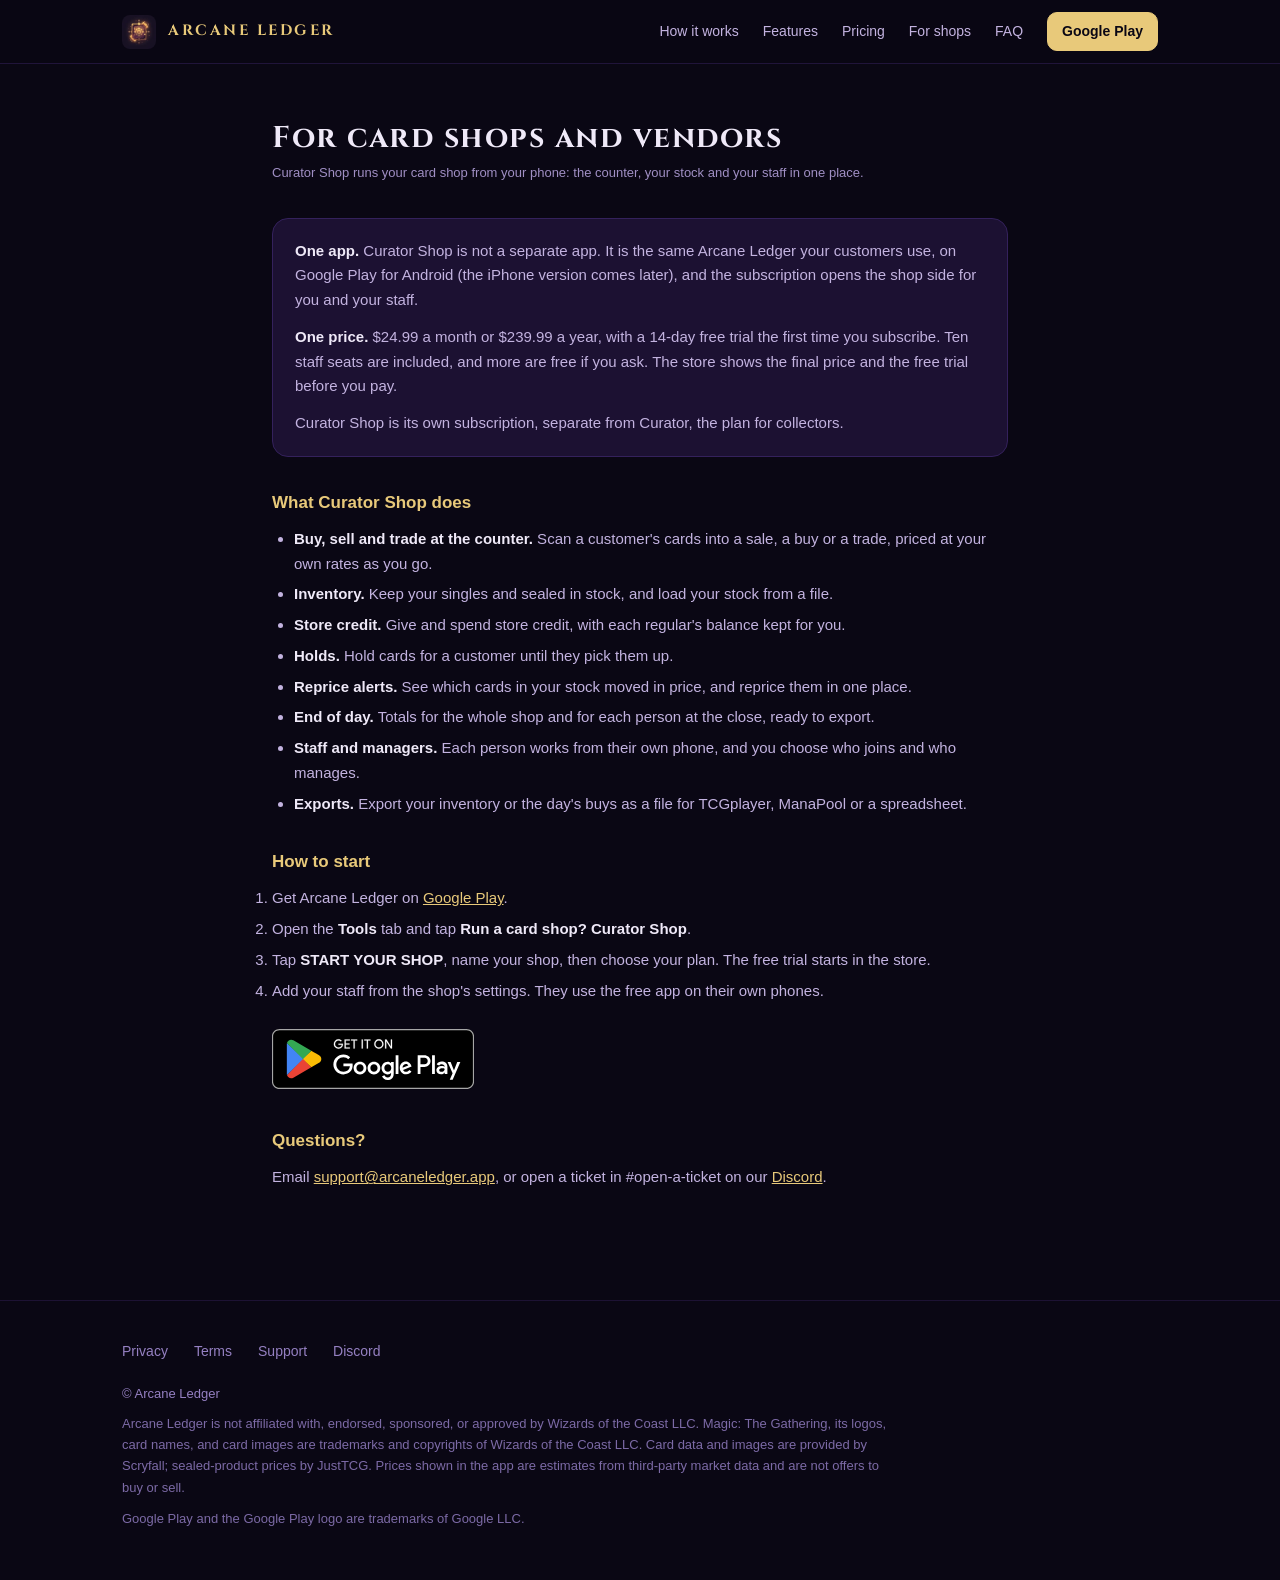
<file: shops.html>
<!DOCTYPE html>
<!-- FOR CARD SHOPS AND VENDORS: the Curator Shop page (2026-11-22, for 1.10.8's release; the page taken down on 2026-10-28 is in git at
     b5c7e05c). It goes live with the website deploy on the day the shop side opens to everyone (curator_shop_public, and iPhone selling,
     curator_shop_ios_sales; docs/store/golive_1.10.8_checklist.md), not before.
     ⭐ HONEST DATA: every tool named here is one the shop has today, in the app's own words (app/locales/en.json curatorShop.infoWhat* and
     planFeat*, checked against src/shop/shopTools.js by scripts/tests/test_curator_shop_for_shops.js). The prices are the plan's list
     prices (src/shop/shopOffer.js PRICE_MONTHLY, PRICE_YEARLY, TRIAL_DAYS and STAFF_SEATS_INCLUDED), and the page says the store shows the
     final price and the trial before anyone pays. The referral reward is left out: the iPhone does not offer it (Chris, 2026-11-10).
     No other collection app is named (the export programs are the shop's own tools, Chris 2026-10-27). -->
<html lang="en">
<head>
  <meta charset="utf-8" />
  <meta name="viewport" content="width=device-width, initial-scale=1" />
  <meta name="theme-color" content="#0a0714" />
  <meta name="color-scheme" content="dark" />
  <title>For card shops and vendors | Arcane Ledger</title>
  <meta name="description" content="Curator Shop runs your Magic: The Gathering card shop from your phone: buy, sell and trade at the counter, inventory, store credit, holds and your staff. $24.99 a month or $239.99 a year, with a free trial." />
  <link rel="canonical" href="https://arcaneledger.app/shops.html" />
  <meta property="og:site_name" content="Arcane Ledger" />
  <link rel="icon" href="/favicon.ico" sizes="any" />
  <link rel="icon" type="image/png" sizes="48x48" href="/favicon-48.png" />
  <link rel="apple-touch-icon" href="/apple-touch-icon.png" />
  <link rel="preload" href="/fonts/cinzel-latin-700-normal.woff2" as="font" type="font/woff2" crossorigin />
  <link rel="preload" href="/fonts/cinzel-latin-600-normal.woff2" as="font" type="font/woff2" crossorigin />
  <link rel="stylesheet" href="/style.css" />
</head>
<body>
  <header class="site">
    <div class="wrap nav">
      <a class="home" href="/"><img src="/icon-104.webp" width="34" height="34" alt="" /><span class="brand">ARCANE LEDGER</span></a>
      <nav class="links">
        <a href="/#how">How it works</a>
        <a href="/#features">Features</a>
        <a href="/#pricing">Pricing</a>
        <a href="/shops.html">For shops</a>
        <a href="/#faq">FAQ</a>
        <a class="cta cta-play" href="/get/android/">Google Play</a>
      </nav>
    </div>
  </header>

  <main class="page wrap">
    <h1>For card shops and vendors</h1>
    <p class="updated">Curator Shop runs your card shop from your phone: the counter, your stock and your staff in one place.</p>

    <div class="panel">
      <p><strong>One app.</strong> Curator Shop is not a separate app. It is the same Arcane Ledger your customers use, on Google Play
         for Android (the iPhone version comes later), and the subscription opens the shop side for you and your staff.</p>
      <p><strong>One price.</strong> $24.99 a month or $239.99 a year, with a 14-day free trial the first time you subscribe. Ten staff
         seats are included, and more are free if you ask. The store shows the final price and the free trial before you pay.</p>
      <p>Curator Shop is its own subscription, separate from Curator, the plan for collectors.</p>
    </div>

    <h2>What Curator Shop does</h2>
    <ul>
      <li><strong>Buy, sell and trade at the counter.</strong> Scan a customer's cards into a sale, a buy or a trade, priced at your own
          rates as you go.</li>
      <li><strong>Inventory.</strong> Keep your singles and sealed in stock, and load your stock from a file.</li>
      <li><strong>Store credit.</strong> Give and spend store credit, with each regular's balance kept for you.</li>
      <li><strong>Holds.</strong> Hold cards for a customer until they pick them up.</li>
      <li><strong>Reprice alerts.</strong> See which cards in your stock moved in price, and reprice them in one place.</li>
      <li><strong>End of day.</strong> Totals for the whole shop and for each person at the close, ready to export.</li>
      <li><strong>Staff and managers.</strong> Each person works from their own phone, and you choose who joins and who manages.</li>
      <li><strong>Exports.</strong> Export your inventory or the day's buys as a file for TCGplayer, ManaPool or a spreadsheet.</li>
    </ul>

    <h2>How to start</h2>
    <ol>
      <li>Get Arcane Ledger on <a href="/get/android/">Google Play</a>.</li>
      <li>Open the <strong>Tools</strong> tab and tap <strong>Run a card shop? Curator Shop</strong>.</li>
      <li>Tap <strong>START YOUR SHOP</strong>, name your shop, then choose your plan. The free trial starts in the store.</li>
      <li>Add your staff from the shop's settings. They use the free app on their own phones.</li>
    </ol>
    <div class="stores">
      <a class="play-badge" href="/get/android/"><img src="/google-play-badge.svg" width="203" height="60" alt="Get it on Google Play" /></a>
    </div>

    <h2>Questions?</h2>
    <p>Email <a href="mailto:support@arcaneledger.app">support@arcaneledger.app</a>, or open a ticket in #open-a-ticket on
       our <a href="https://discord.gg/G9EgSVWdPP">Discord</a>.</p>
  </main>

  <footer>
    <div class="wrap">
      <nav class="foot-links">
        <a href="/privacy.html">Privacy</a>
        <a href="/terms.html">Terms</a>
        <a href="/support.html">Support</a>
        <a href="https://discord.gg/G9EgSVWdPP">Discord</a>
      </nav>
      <p class="company">© Arcane Ledger</p>
      <p class="legal">Arcane Ledger is not affiliated with, endorsed, sponsored, or approved by Wizards of the
        Coast LLC. Magic: The Gathering, its logos, card names, and card images are trademarks and copyrights of
        Wizards of the Coast LLC. Card data and images are provided by Scryfall; sealed-product prices by
        JustTCG. Prices shown in the app are estimates from third-party market data and are not offers to buy or
        sell.</p>
      <p class="legal">Google Play and the Google Play logo are trademarks of Google LLC.</p>
    </div>
  </footer>
  <!-- Cloudflare Web Analytics: privacy-first visit counting, no cookies, no personal tracking,
       so no consent banner is needed. Dashboard: dash.cloudflare.com, Web Analytics. -->
  <script defer src="https://static.cloudflareinsights.com/beacon.min.js" data-cf-beacon='{"token": "71e10735d8584be0b1e62e70bc0722fe"}'></script>
</body>
</html>
</file>
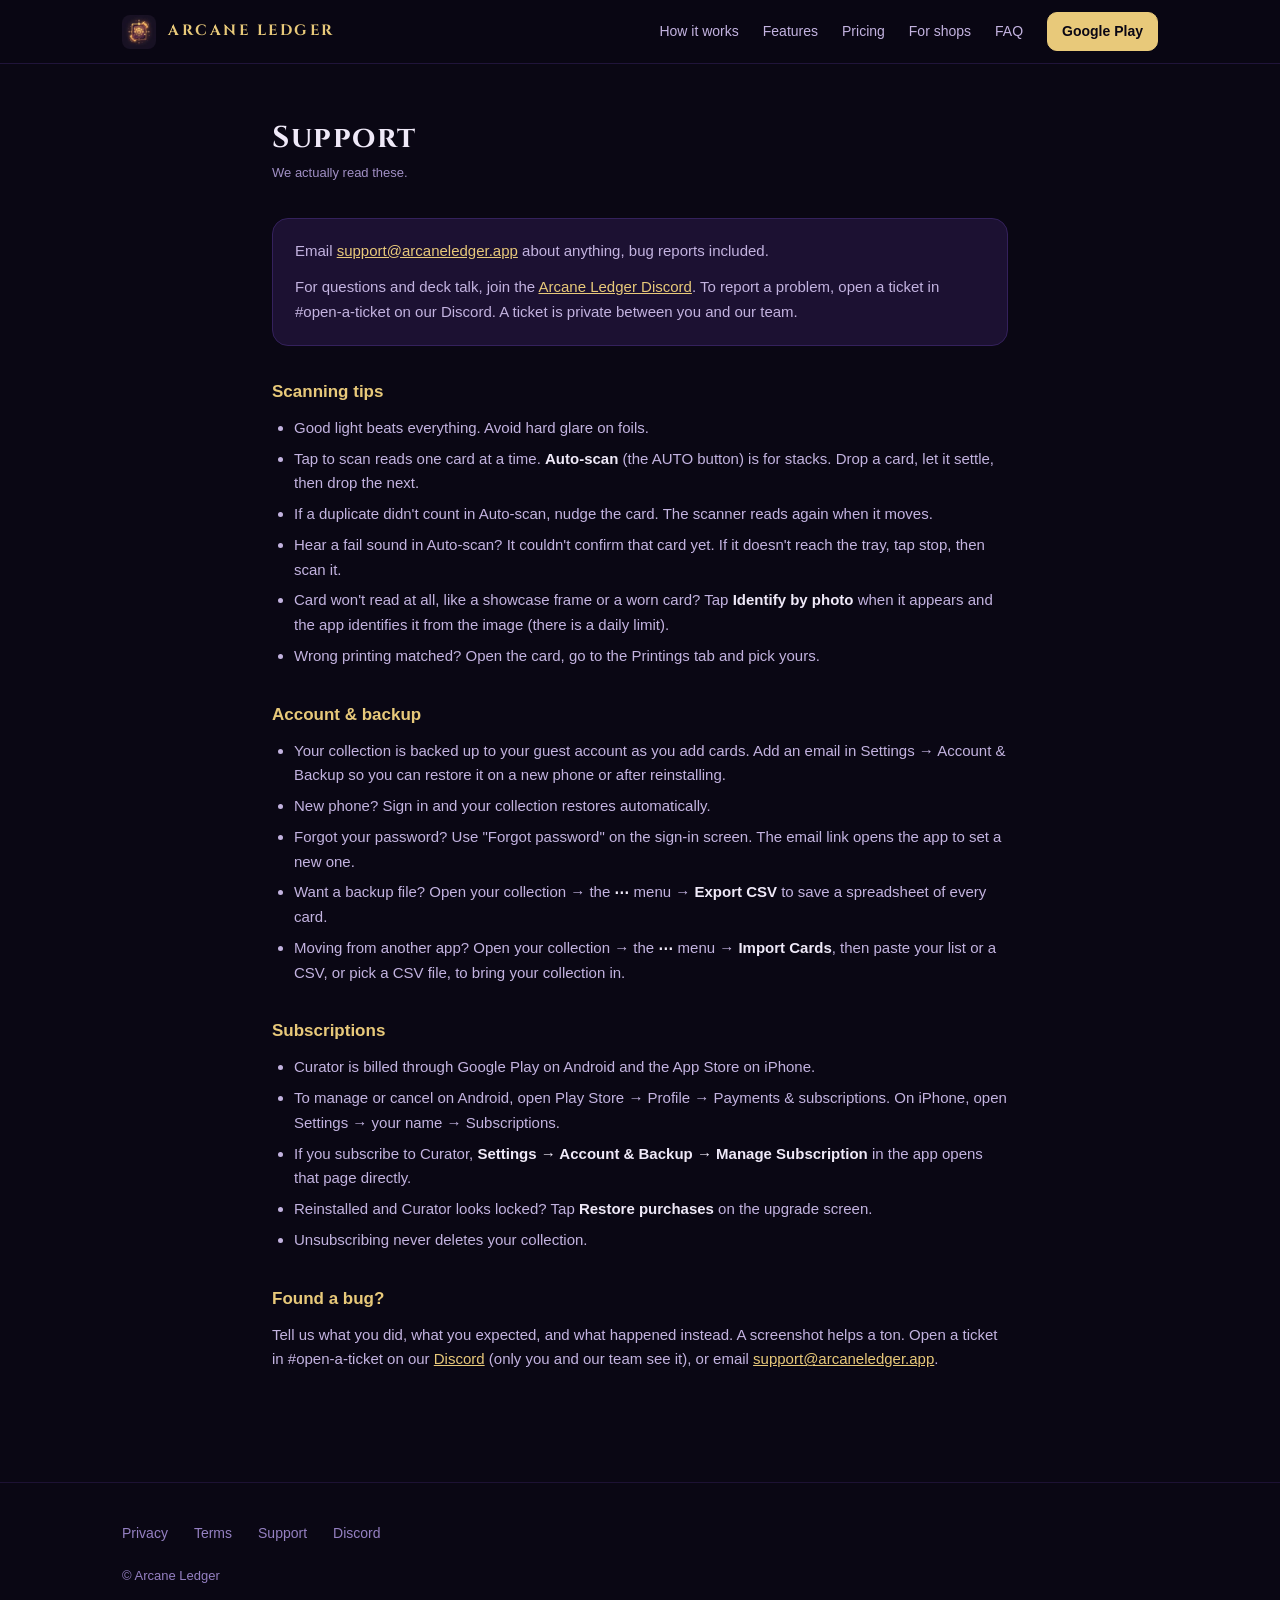
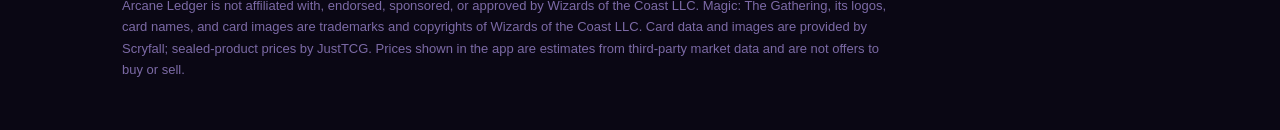
<file: support.html>
<!DOCTYPE html>
<html lang="en">
<head>
  <meta charset="utf-8" />
  <meta name="viewport" content="width=device-width, initial-scale=1" />
  <meta name="theme-color" content="#0a0714" />
  <meta name="color-scheme" content="dark" />
  <title>Support | Arcane Ledger</title>
  <meta name="description" content="Help with Arcane Ledger, the Magic: The Gathering collection app. Scanning tips, account and backup, subscriptions, and how to report a bug." />
  <link rel="canonical" href="https://arcaneledger.app/support.html" />
  <meta property="og:site_name" content="Arcane Ledger" />
  <link rel="icon" href="/favicon.ico" sizes="any" />
  <link rel="icon" type="image/png" sizes="48x48" href="/favicon-48.png" />
  <link rel="apple-touch-icon" href="/apple-touch-icon.png" />
  <link rel="preload" href="/fonts/cinzel-latin-700-normal.woff2" as="font" type="font/woff2" crossorigin />
  <link rel="preload" href="/fonts/cinzel-latin-600-normal.woff2" as="font" type="font/woff2" crossorigin />
  <link rel="stylesheet" href="/style.css" />
</head>
<body>
  <header class="site">
    <div class="wrap nav">
      <a class="home" href="/"><img src="/icon-104.webp" width="34" height="34" alt="" /><span class="brand">ARCANE LEDGER</span></a>
      <nav class="links">
        <a href="/#how">How it works</a>
        <a href="/#features">Features</a>
        <a href="/#pricing">Pricing</a>
        <a href="/shops.html">For shops</a>
        <a href="/#faq">FAQ</a>
        <a class="cta cta-play" href="/get/android/">Google Play</a>
      </nav>
    </div>
  </header>

  <main class="page wrap">
    <h1>Support</h1>
    <p class="updated">We actually read these.</p>

    <div class="panel">
      <p>Email <a href="mailto:support@arcaneledger.app">support@arcaneledger.app</a> about anything, bug
         reports included.</p>
      <p>For questions and deck talk, join the <a href="https://discord.gg/G9EgSVWdPP">Arcane Ledger Discord</a>.
         To report a problem, open a ticket in #open-a-ticket on our Discord. A ticket is private between you and our team.</p>
    </div>

    <h2>Scanning tips</h2>
    <ul>
      <li>Good light beats everything. Avoid hard glare on foils.</li>
      <li>Tap to scan reads one card at a time. <strong>Auto-scan</strong> (the AUTO button) is for stacks. Drop a
          card, let it settle, then drop the next.</li>
      <li>If a duplicate didn't count in Auto-scan, nudge the card. The scanner reads again when it moves.</li>
      <li>Hear a fail sound in Auto-scan? It couldn't confirm that card yet. If it doesn't reach the tray, tap stop,
          then scan it.</li>
      <li>Card won't read at all, like a showcase frame or a worn card? Tap <strong>Identify by photo</strong> when it
          appears and the app identifies it from the image (there is a daily limit).</li>
      <li>Wrong printing matched? Open the card, go to the Printings tab and pick yours.</li>
    </ul>

    <h2>Account &amp; backup</h2>
    <ul>
      <li>Your collection is backed up to your guest account as you add cards. Add an email in
          Settings → Account &amp; Backup so you can restore it on a new phone or after reinstalling.</li>
      <li>New phone? Sign in and your collection restores automatically.</li>
      <li>Forgot your password? Use "Forgot password" on the sign-in screen. The email link opens the
          app to set a new one.</li>
      <li>Want a backup file? Open your collection → the <strong>⋯</strong> menu → <strong>Export CSV</strong>
          to save a spreadsheet of every card.</li>
      <li>Moving from another app? Open your collection → the <strong>⋯</strong> menu → <strong>Import Cards</strong>,
          then paste your list or a CSV, or pick a CSV file, to bring your collection in.</li>
    </ul>

    <h2>Subscriptions</h2>
    <ul>
      <li>Curator is billed through Google Play on Android and the App Store on iPhone.</li>
      <li>To manage or cancel on Android, open Play Store → Profile → Payments &amp; subscriptions.
          On iPhone, open Settings → your name → Subscriptions.</li>
      <li>If you subscribe to Curator, <strong>Settings → Account &amp; Backup → Manage Subscription</strong> in the app opens that page
          directly.</li>
      <li>Reinstalled and Curator looks locked? Tap <strong>Restore purchases</strong> on the upgrade screen.</li>
      <li>Unsubscribing never deletes your collection.</li>
    </ul>

    <h2>Found a bug?</h2>
    <p>Tell us what you did, what you expected, and what happened instead. A screenshot helps a ton.
       Open a ticket in #open-a-ticket on our <a href="https://discord.gg/G9EgSVWdPP">Discord</a> (only you and our team
       see it), or email
       <a href="mailto:support@arcaneledger.app">support@arcaneledger.app</a>.</p>
  </main>

  <footer>
    <div class="wrap">
      <nav class="foot-links">
        <a href="/privacy.html">Privacy</a>
        <a href="/terms.html">Terms</a>
        <a href="/support.html">Support</a>
        <a href="https://discord.gg/G9EgSVWdPP">Discord</a>
      </nav>
      <p class="company">© Arcane Ledger</p>
      <p class="legal">Arcane Ledger is not affiliated with, endorsed, sponsored, or approved by Wizards of the
        Coast LLC. Magic: The Gathering, its logos, card names, and card images are trademarks and copyrights of
        Wizards of the Coast LLC. Card data and images are provided by Scryfall; sealed-product prices by
        JustTCG. Prices shown in the app are estimates from third-party market data and are not offers to buy or
        sell.</p>
    </div>
  </footer>
  <!-- Cloudflare Web Analytics — privacy-first visit counting: no cookies, no personal tracking,
       so no consent banner is needed. Dashboard: dash.cloudflare.com → Web Analytics. -->
  <script defer src="https://static.cloudflareinsights.com/beacon.min.js" data-cf-beacon='{"token": "71e10735d8584be0b1e62e70bc0722fe"}'></script>
</body>
</html>
</file>
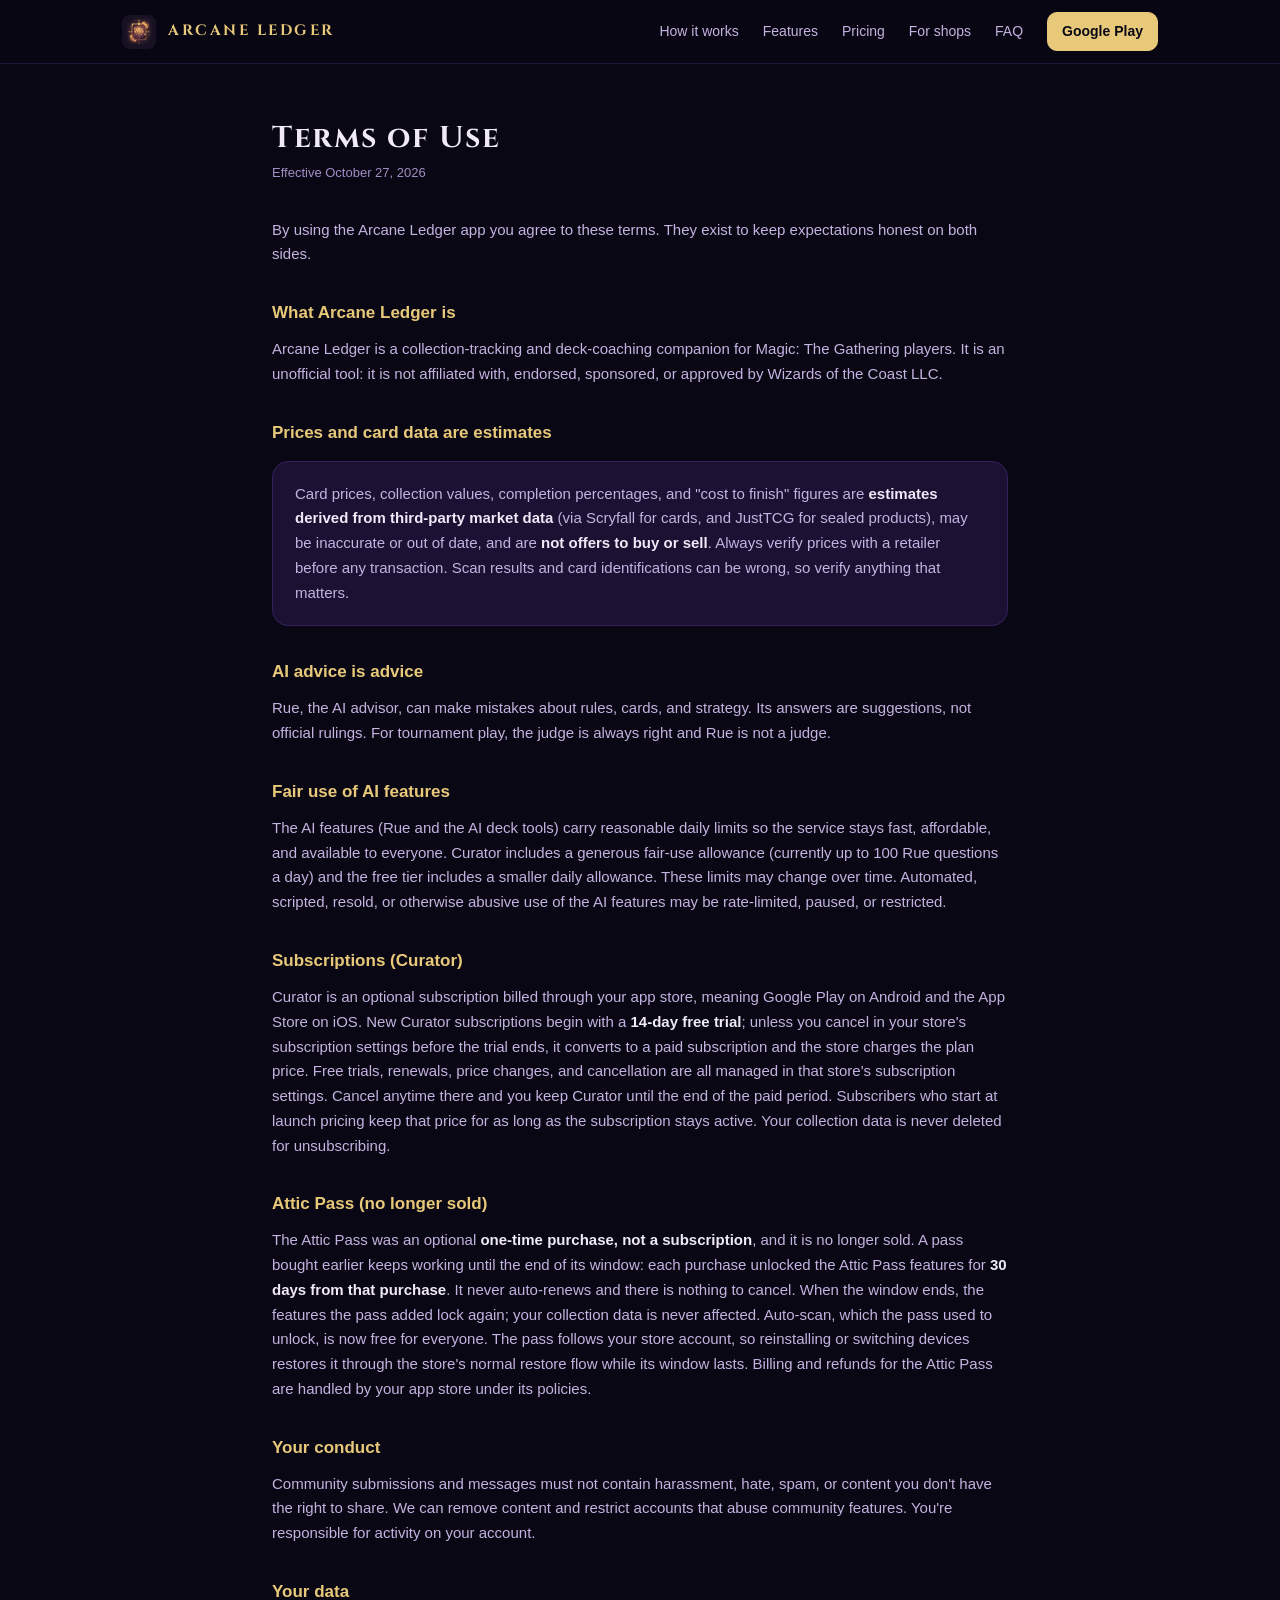
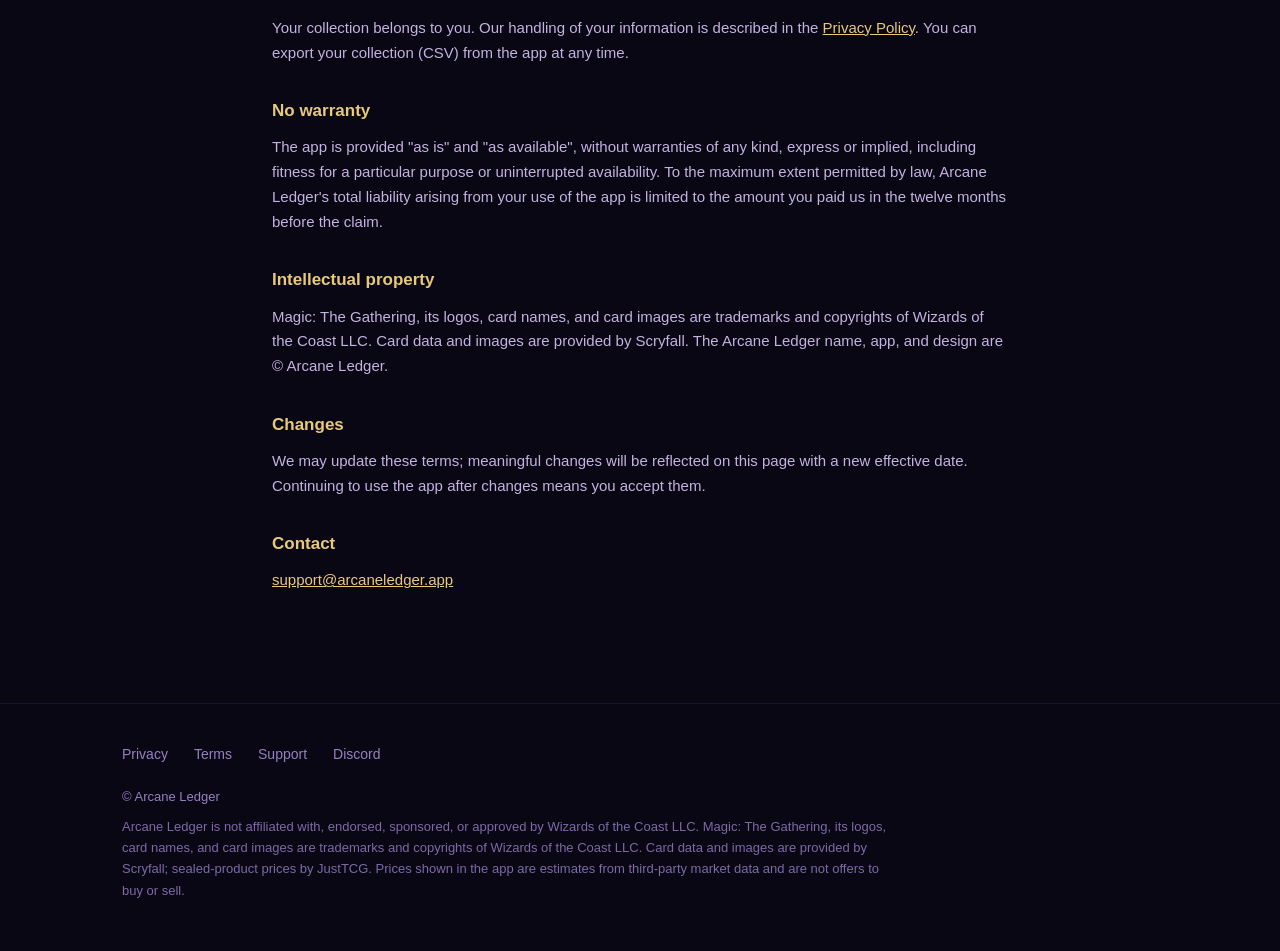
<file: terms.html>
<!DOCTYPE html>
<html lang="en">
<head>
  <meta charset="utf-8" />
  <meta name="viewport" content="width=device-width, initial-scale=1" />
  <meta name="theme-color" content="#0a0714" />
  <meta name="color-scheme" content="dark" />
  <title>Terms of Use | Arcane Ledger</title>
  <meta name="description" content="The terms for using Arcane Ledger, the Magic: The Gathering collection app, including subscriptions, the Attic Pass and fair use of the AI features." />
  <link rel="canonical" href="https://arcaneledger.app/terms.html" />
  <meta property="og:site_name" content="Arcane Ledger" />
  <link rel="icon" href="/favicon.ico" sizes="any" />
  <link rel="icon" type="image/png" sizes="48x48" href="/favicon-48.png" />
  <link rel="apple-touch-icon" href="/apple-touch-icon.png" />
  <link rel="preload" href="/fonts/cinzel-latin-700-normal.woff2" as="font" type="font/woff2" crossorigin />
  <link rel="preload" href="/fonts/cinzel-latin-600-normal.woff2" as="font" type="font/woff2" crossorigin />
  <link rel="stylesheet" href="/style.css" />
</head>
<body>
  <header class="site">
    <div class="wrap nav">
      <a class="home" href="/"><img src="/icon-104.webp" width="34" height="34" alt="" /><span class="brand">ARCANE LEDGER</span></a>
      <nav class="links">
        <a href="/#how">How it works</a>
        <a href="/#features">Features</a>
        <a href="/#pricing">Pricing</a>
        <a href="/shops.html">For shops</a>
        <a href="/#faq">FAQ</a>
        <a class="cta cta-play" href="/get/android/">Google Play</a>
      </nav>
    </div>
  </header>

  <main class="page wrap">
    <h1>Terms of Use</h1>
    <p class="updated">Effective October 27, 2026</p>

    <p>By using the Arcane Ledger app you agree to these terms. They exist to keep expectations honest
       on both sides.</p>

    <h2>What Arcane Ledger is</h2>
    <p>Arcane Ledger is a collection-tracking and deck-coaching companion for Magic: The Gathering players.
       It is an unofficial tool: it is not affiliated with, endorsed, sponsored, or approved by Wizards of
       the Coast LLC.</p>

    <h2>Prices and card data are estimates</h2>
    <div class="panel">
      <p>Card prices, collection values, completion percentages, and "cost to finish" figures are
         <strong>estimates derived from third-party market data</strong> (via Scryfall for cards, and
         JustTCG for sealed products), may be inaccurate
         or out of date, and are <strong>not offers to buy or sell</strong>. Always verify prices with a
         retailer before any transaction. Scan results and card identifications can be wrong, so verify
         anything that matters.</p>
    </div>

    <h2>AI advice is advice</h2>
    <p>Rue, the AI advisor, can make mistakes about rules, cards, and strategy. Its answers are
       suggestions, not official rulings. For tournament play, the judge is always right and Rue is not
       a judge.</p>

    <h2>Fair use of AI features</h2>
    <p>The AI features (Rue and the AI deck tools) carry reasonable daily limits so the service stays
       fast, affordable, and available to everyone. Curator includes a generous fair-use allowance
       (currently up to 100 Rue questions a day) and the free tier includes a smaller daily allowance.
       These limits may change over time. Automated, scripted, resold, or otherwise abusive use of the
       AI features may be rate-limited, paused, or restricted.</p>

    <h2>Subscriptions (Curator)</h2>
    <p>Curator is an optional subscription billed through your app store, meaning Google Play on Android
       and the App Store on iOS. New Curator subscriptions begin with a <strong>14-day free trial</strong>;
       unless you cancel in your store's subscription settings before the trial ends, it converts to a paid
       subscription and the store charges the plan price. Free trials, renewals, price changes, and
       cancellation are all managed in that store's subscription settings. Cancel anytime there and you keep
       Curator until the end of the paid period. Subscribers who start at launch pricing keep that price for as long as the
       subscription stays active. Your collection data is never deleted for unsubscribing.</p>

    <h2>Attic Pass (no longer sold)</h2>
    <p>The Attic Pass was an optional <strong>one-time purchase, not a subscription</strong>, and it is no
       longer sold. A pass bought earlier keeps working until the end of its window: each purchase unlocked
       the Attic Pass features for <strong>30 days from that purchase</strong>. It never auto-renews and
       there is nothing to cancel. When the window ends, the features the pass added lock again; your
       collection data is never affected. Auto-scan, which the pass used to unlock, is now free for
       everyone. The pass follows your store account, so reinstalling or switching devices restores it
       through the store's normal restore flow while its window lasts. Billing and refunds for the Attic
       Pass are handled by your app store under its policies.</p>

    <h2>Your conduct</h2>
    <p>Community submissions and messages must not contain harassment, hate, spam, or content you don't
       have the right to share. We can remove content and restrict accounts that abuse community features.
       You're responsible for activity on your account.</p>

    <h2>Your data</h2>
    <p>Your collection belongs to you. Our handling of your information is described in the
       <a href="/privacy.html">Privacy Policy</a>. You can export your collection (CSV) from the app at
       any time.</p>

    <h2>No warranty</h2>
    <p>The app is provided "as is" and "as available", without warranties of any kind, express or implied,
       including fitness for a particular purpose or uninterrupted availability. To the maximum extent
       permitted by law, Arcane Ledger's total liability arising from your use of the app is limited to the amount
       you paid us in the twelve months before the claim.</p>

    <h2>Intellectual property</h2>
    <p>Magic: The Gathering, its logos, card names, and card images are trademarks and copyrights of
       Wizards of the Coast LLC. Card data and images are provided by Scryfall. The Arcane Ledger name,
       app, and design are © Arcane Ledger.</p>

    <h2>Changes</h2>
    <p>We may update these terms; meaningful changes will be reflected on this page with a new effective
       date. Continuing to use the app after changes means you accept them.</p>

    <h2>Contact</h2>
    <p><a href="mailto:support@arcaneledger.app">support@arcaneledger.app</a></p>
  </main>

  <footer>
    <div class="wrap">
      <nav class="foot-links">
        <a href="/privacy.html">Privacy</a>
        <a href="/terms.html">Terms</a>
        <a href="/support.html">Support</a>
        <a href="https://discord.gg/G9EgSVWdPP">Discord</a>
      </nav>
      <p class="company">© Arcane Ledger</p>
      <p class="legal">Arcane Ledger is not affiliated with, endorsed, sponsored, or approved by Wizards of the
        Coast LLC. Magic: The Gathering, its logos, card names, and card images are trademarks and copyrights of
        Wizards of the Coast LLC. Card data and images are provided by Scryfall; sealed-product prices by
        JustTCG. Prices shown in the app are estimates from third-party market data and are not offers to buy or
        sell.</p>
    </div>
  </footer>
  <!-- Cloudflare Web Analytics — privacy-first visit counting: no cookies, no personal tracking,
       so no consent banner is needed. Dashboard: dash.cloudflare.com → Web Analytics. -->
  <script defer src="https://static.cloudflareinsights.com/beacon.min.js" data-cf-beacon='{"token": "71e10735d8584be0b1e62e70bc0722fe"}'></script>
</body>
</html>
</file>
<file: style.css>
/* Arcane Ledger shared styles for the content pages (privacy, terms, support, 404).
   The landing page (index.html) carries its own embedded styles. The tokens, the font faces, the header and the
   footer below are duplicated there on purpose: KEEP THEM IN SYNC with index.html. */

/* Cinzel, self-hosted (latin 600 and 700 from @fontsource/cinzel 5.3.0, SIL OFL 1.1, licence in /fonts/OFL.txt).
   swap, not optional: with optional a first-time visitor kept the fallback serif for the whole visit. */
@font-face {
  font-family: "Cinzel"; font-style: normal; font-weight: 600; font-display: swap;
  src: url("/fonts/cinzel-latin-600-normal.woff2") format("woff2");
  unicode-range: U+0000-00FF, U+0131, U+0152-0153, U+02BB-02BC, U+02C6, U+02DA, U+02DC, U+0304, U+0308, U+0329, U+2000-206F, U+20AC, U+2122, U+2191, U+2193, U+2212, U+2215, U+FEFF, U+FFFD;
}
@font-face {
  font-family: "Cinzel"; font-style: normal; font-weight: 700; font-display: swap;
  src: url("/fonts/cinzel-latin-700-normal.woff2") format("woff2");
  unicode-range: U+0000-00FF, U+0131, U+0152-0153, U+02BB-02BC, U+02C6, U+02DA, U+02DC, U+0304, U+0308, U+0329, U+2000-206F, U+20AC, U+2122, U+2191, U+2193, U+2212, U+2215, U+FEFF, U+FFFD;
}

/* KEEP IN SYNC with the :root in index.html. */
:root {
  --bg: #0a0714;
  --panel: #171028;
  --panel2: #1c1132;
  --border: #34215c;
  --border-soft: #261a44;
  --gold: #e8c97a;
  --gold-deep: #c9a84c;
  --hair: rgba(232, 201, 122, 0.22);
  --purple: #8b4fd8;
  --text: #efe9f8;
  --soft: #c3b3e0;
  --dim: #a08fc4;
  --red: #ff7a5c;
  --foot-link: #9580c2;
  --legal: #7c6aa6;
  --disp: "Cinzel", Georgia, serif;
  --body: -apple-system, BlinkMacSystemFont, "Segoe UI", Roboto, Helvetica, Arial, sans-serif;
}
* { margin: 0; padding: 0; box-sizing: border-box; }
/* Solid dark on BOTH html and body: whatever the browser reveals during fast scroll, overscroll, or
   rubber-banding is dark, never the white page canvas. */
html { scroll-behavior: smooth; background: var(--bg); }
body { background: var(--bg); color: var(--text); font-family: var(--body); line-height: 1.65; min-height: 100vh; overflow-x: hidden; }
/* The two background blobs, fixed so they repaint correctly on mobile (background-attachment: fixed flashed white). */
body::before {
  content: ""; position: fixed; inset: 0; z-index: -1; pointer-events: none;
  background:
    radial-gradient(900px 520px at 78% -80px, rgba(139, 79, 216, 0.10), transparent 60%),
    radial-gradient(700px 420px at 12% 8%, rgba(232, 201, 122, 0.10), transparent 55%),
    var(--bg);
}
.wrap { max-width: 1080px; margin: 0 auto; padding: 0 22px; }
a { color: var(--gold); }
h1, h2, h3 { text-wrap: balance; }

/* ── Header (KEEP IN SYNC with index.html) ─────────────────
   Rules on .nav and .hero set TOP and BOTTOM padding only. A shorthand there overrode .wrap's side padding
   (same specificity, later in the file) and put the header text against the screen edge on phones. */
header.site {
  position: sticky; top: 0; z-index: 50;
  background: rgba(10, 7, 20, 0.82); backdrop-filter: blur(12px); -webkit-backdrop-filter: blur(12px);
  border-bottom: 1px solid rgba(52, 33, 92, 0.55);
}
.nav { display: flex; align-items: center; gap: 12px; padding-top: 12px; padding-bottom: 12px; }
.nav .home { display: flex; align-items: center; gap: 12px; text-decoration: none; min-width: 0; }
.nav img { width: 34px; height: 34px; border-radius: 8px; flex-shrink: 0; }
.nav .brand { color: var(--gold); font-family: var(--disp); font-weight: 700; letter-spacing: 2.5px; font-size: 15px; white-space: nowrap; }
.nav .links { margin-left: auto; display: flex; gap: 24px; align-items: center; }
.nav .links a { color: var(--soft); text-decoration: none; font-size: 14px; }
.nav .links a:hover { color: var(--gold); }
.nav .links a.cta {
  color: var(--gold); background: transparent; border: 1px solid rgba(232, 201, 122, 0.6);
  border-radius: 10px; padding: 7px 14px; font-size: 14px; font-weight: 600; white-space: nowrap;
}
.nav .links a.cta:hover { border-color: var(--gold); }
/* The header's Google Play button after the play-live swap (see the comment at the top of index.html). */
.nav .links a.cta-play { color: #0a0714; background: var(--gold); border-color: var(--gold); }
@media (max-width: 720px) { .nav .links a:not(.cta) { display: none; } }
/* The App Store button beside Google Play's badge (hero, final panel, /add, /get, the shops page). ⚠ A STAND-IN, drawn in CSS at the badge's
   size: Apple's official "Download on the App Store" badge (Apple's marketing tools, an SVG) replaces it once Chris says it may be downloaded
   into the site, as google-play-badge.svg was from Google. */
.store-badge {
  display: inline-flex; flex-direction: column; justify-content: center; box-sizing: border-box; height: 60px; min-width: 180px;
  padding: 0 18px; margin: 6px 0; border: 1px solid #a6a6a6; border-radius: 10px; background: #000; color: #fff; text-decoration: none;
  font-family: -apple-system, "Helvetica Neue", Arial, sans-serif; line-height: 1.1;
}
a.store-badge, .page a.store-badge { color: #fff; text-decoration: none; border-color: #a6a6a6; }
.store-badge small { font-size: 11px; font-weight: 500; }
.store-badge span { font-size: 22px; font-weight: 600; letter-spacing: -0.3px; }
/* The two store buttons side by side (/get, the shops page); they stack on a narrow phone. */
.stores { display: flex; flex-wrap: wrap; gap: 8px 16px; align-items: center; justify-content: center; margin-top: 20px; }
.page .stores { justify-content: flex-start; }
.stores .play-badge { display: inline-block; line-height: 0; padding: 6px 0; }
.stores .play-badge img { display: block; height: 60px; width: auto; }
/* A raised box for the page's key facts (the shops page's one app, one price). */
.page .panel { border: 1px solid rgba(232, 201, 122, 0.35); border-radius: 14px; padding: 18px 20px; background: rgba(52, 33, 92, 0.25); margin-bottom: 8px; }

/* ── Footer (KEEP IN SYNC with index.html) ───────────────── */
footer { border-top: 1px solid rgba(52, 33, 92, 0.45); padding-top: 30px; padding-bottom: 50px; margin-top: 40px; }
footer .foot-links { display: flex; column-gap: 26px; flex-wrap: wrap; margin-bottom: 12px; }
footer .foot-links a { color: var(--foot-link); font-size: 14px; text-decoration: none; display: inline-flex; align-items: center; min-height: 40px; }
footer .foot-links a:hover { color: var(--gold); }
footer .company { color: var(--foot-link); font-size: 13px; margin-bottom: 8px; }
footer .legal { color: var(--legal); font-size: 13px; max-width: 780px; }
footer .legal + .legal { margin-top: 10px; }

/* ── 404 and the invite page ─────────────────────────────── */
.hero { text-align: center; padding-top: 84px; padding-bottom: 60px; }
.hero img.logo { width: 120px; height: 120px; border-radius: 26px; }
.hero h1 { color: var(--gold); font-family: var(--disp); font-size: 40px; letter-spacing: 3px; margin-top: 26px; font-weight: 700; line-height: 1.2; }
.hero .tagline { color: var(--soft); font-size: 18px; margin-top: 10px; }
.hero .sub { color: var(--dim); font-size: 16px; max-width: 560px; margin: 18px auto 0; }
.btn-gold {
  display: inline-flex; align-items: center; margin-top: 34px; padding: 14px 28px;
  background: var(--gold); color: #0a0714; border: 1px solid var(--gold);
  border-radius: 12px; font-weight: 700; font-size: 15px; text-decoration: none;
}
.hero .reason { color: var(--dim); font-size: 14px; margin-top: 12px; }
.hero .already { color: var(--soft); font-size: 15px; margin-top: 30px; }

/* ── Content pages (privacy, terms, support) ─────────────── */
.page { padding-top: 56px; padding-bottom: 70px; max-width: 780px; }
.page h1 { color: var(--text); font-family: var(--disp); font-size: 30px; letter-spacing: 1.5px; margin-bottom: 6px; line-height: 1.2; }
.page .updated { color: var(--dim); font-size: 13px; margin-bottom: 34px; }
.page h2 { color: var(--gold); font-size: 17px; margin: 32px 0 10px; }
.page p, .page li { color: var(--soft); font-size: 15px; }
.page p + p { margin-top: 12px; }
.page ul { padding-left: 22px; margin: 8px 0; }
.page li { margin-bottom: 6px; }
.page a { color: var(--gold); }
.page .panel { background: var(--panel2); border: 1px solid var(--border); border-radius: 16px; padding: 20px 22px; margin: 14px 0; }
.page strong { color: var(--text); }

@media (max-width: 560px) {
  .hero h1 { font-size: 28px; letter-spacing: 2px; }
  .hero { padding-top: 56px; padding-bottom: 40px; }
}
/* Phones: 16px side gutter, and the header on one row. */
@media (max-width: 480px) {
  .wrap { padding-left: 16px; padding-right: 16px; }
  .nav { gap: 10px; }
  .nav .home { gap: 10px; }
  .nav .brand { font-size: 13.5px; letter-spacing: 1.6px; }
  .nav .links a.cta { font-size: 13px; padding: 7px 12px; }
}
/* Below 360 (measured: the one-row header needs about 350px at the sizes above). */
@media (max-width: 359px) {
  .nav img { width: 28px; height: 28px; }
  .nav .brand { font-size: 12px; letter-spacing: 1.2px; }
  .nav .links a.cta { font-size: 12.5px; padding: 6px 10px; }
}
</file>
